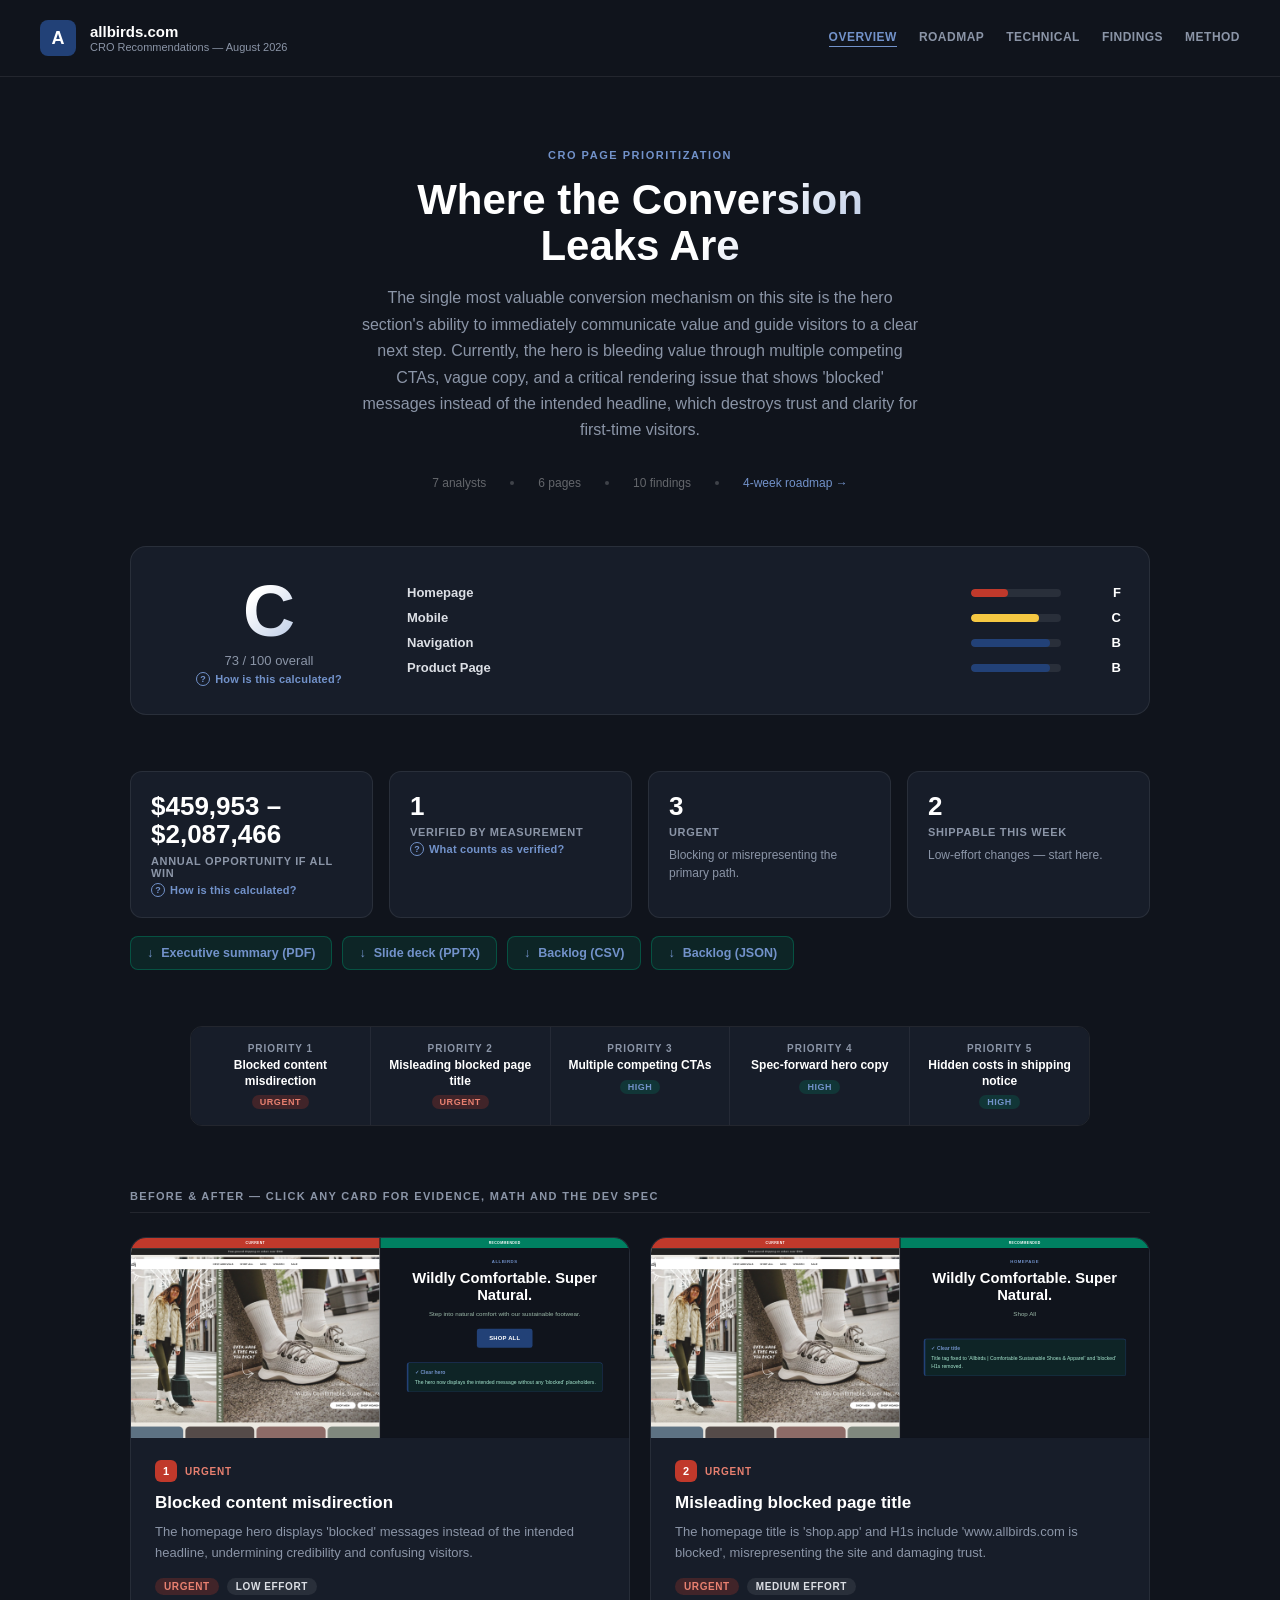
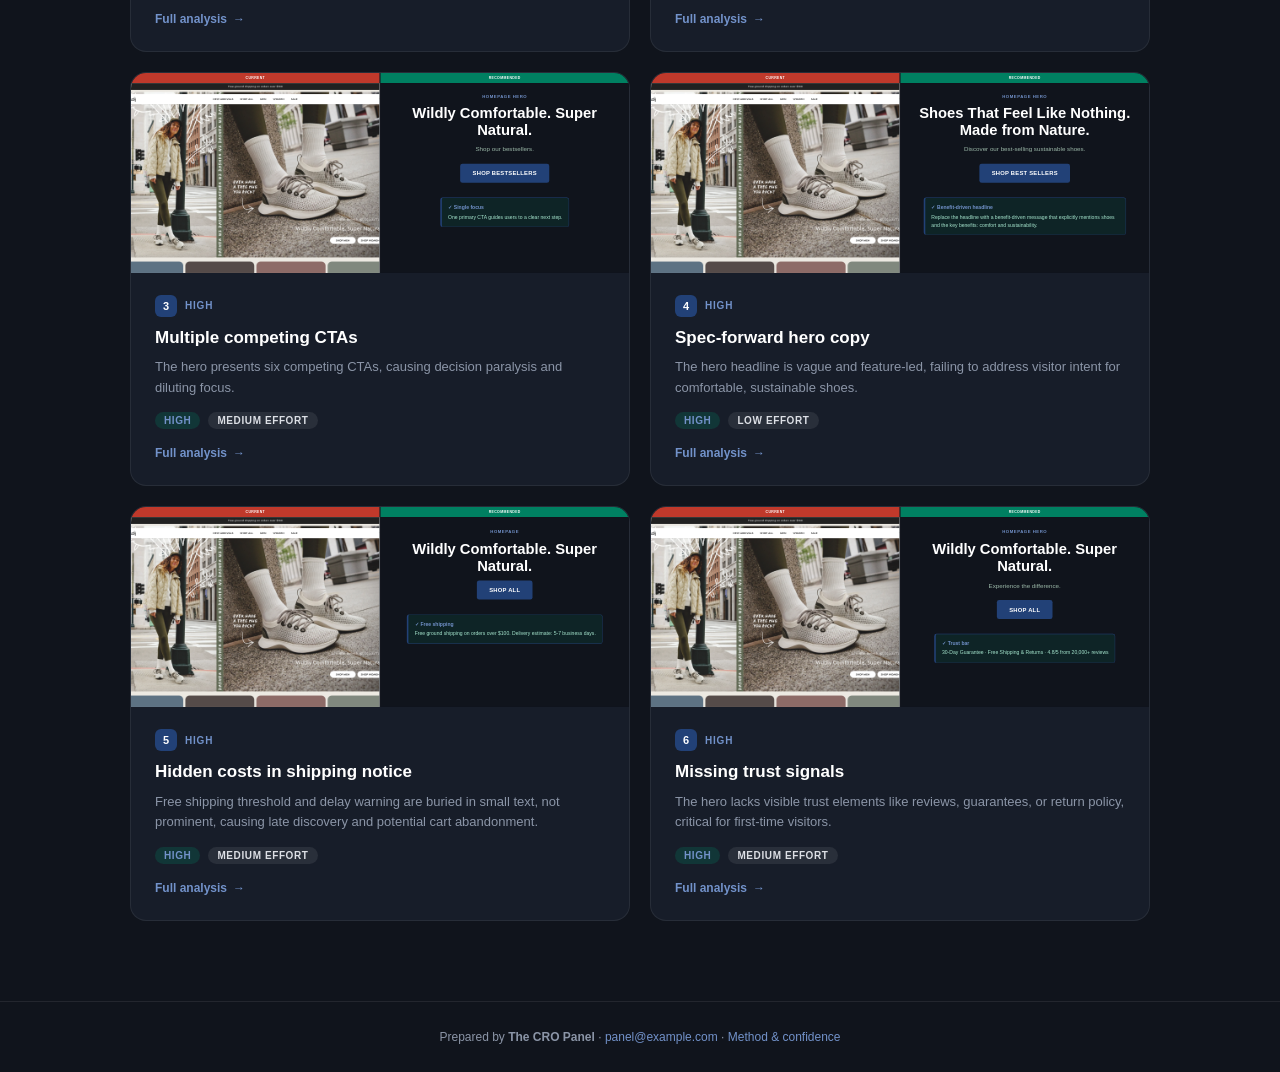
<file: index.html>
<!doctype html>
<html lang="en">
<head>
<meta charset="utf-8">
<meta name="viewport" content="width=device-width, initial-scale=1.0">
<title>allbirds.com — CRO Recommendations</title>
<link rel="stylesheet" href="cro_system.css">
<style>:root{--green:#224177;--teal:#7292ca;--navy:#10141c;--mid:#171d29;--light:#212a3b;--muted:#8b95a7;--off:#dcdfe5;}</style></head>
<body>
<header>
  <a class="logo-area" href="index.html" style="text-decoration:none">
    <div class="logo-dot">A</div>
    <div>
      <div class="logo-text">allbirds.com</div>
      <div class="logo-sub">CRO Recommendations — August 2026</div>
    </div>
  </a>
  <nav class="nav"><a href="index.html" class="active">Overview</a><a href="roadmap.html">Roadmap</a><a href="technical.html">Technical</a><a href="appendix.html">Findings</a><a href="methodology.html">Method</a></nav>
</header>

<div class="hero">
  <div class="hero-eyebrow">CRO Page Prioritization</div>
  <h1>Where the Conversion<br>Leaks Are</h1>
  <p>The single most valuable conversion mechanism on this site is the hero section&#x27;s ability to immediately communicate value and guide visitors to a clear next step. Currently, the hero is bleeding value through multiple competing CTAs, vague copy, and a critical rendering issue that shows &#x27;blocked&#x27; messages instead of the intended headline, which destroys trust and clarity for first-time visitors.</p>
  <div class="hero-meta">
    <span>7 analysts</span><span class="dot"></span>
    <span>6 pages</span><span class="dot"></span>
    <span>10 findings</span><span class="dot"></span>
    <span><a href="roadmap.html" style="color:var(--teal);text-decoration:none">4-week roadmap →</a></span>
  </div>
</div>

<div class="wrap">
  <div class="section" style="padding-top:0">
    <div class="scorecard">
      <div class="grade-dial">
        <div class="grade-letter">C</div>
        <div class="grade-score">73 / 100 overall</div>
        <button class="explain" data-m="grade">How is this calculated?</button>
      </div>
      <div class="surface-rows"><div class="surface-row"><div class="sname">Homepage</div><div class="bar-track"><div class="bar-fill bad" style="width:41%"></div></div><div class="sgrade">F</div></div><div class="surface-row"><div class="sname">Mobile</div><div class="bar-track"><div class="bar-fill warn" style="width:75%"></div></div><div class="sgrade">C</div></div><div class="surface-row"><div class="sname">Navigation</div><div class="bar-track"><div class="bar-fill " style="width:88%"></div></div><div class="sgrade">B</div></div><div class="surface-row"><div class="sname">Product Page</div><div class="bar-track"><div class="bar-fill " style="width:88%"></div></div><div class="sgrade">B</div></div></div>
    </div>
  </div>

  <div class="section" style="padding-top:0;border-top:none">
    <div class="tiles">
      <div class="tile"><div class="tval">$459,953 – $2,087,466</div>
        <div class="tlabel">annual opportunity if all win</div><button class="explain" data-m="opp">How is this calculated?</button></div>
      <div class="tile"><div class="tval">1</div>
        <div class="tlabel">Verified by measurement</div><button class="explain" data-m="ver">What counts as verified?</button></div>
      <div class="tile"><div class="tval">3</div>
        <div class="tlabel">Urgent</div>
        <div class="tnote">Blocking or misrepresenting the primary path.</div></div>
      <div class="tile"><div class="tval">2</div>
        <div class="tlabel">Shippable this week</div>
        <div class="tnote">Low-effort changes — start here.</div></div>
    </div>
    <div class="dl-row">
      <a class="btn-dl" href="executive-summary.pdf" download>Executive summary (PDF)</a>
      <a class="btn-dl" href="report-deck.pptx" download>Slide deck (PPTX)</a>
      <a class="btn-dl" href="backlog.csv" download>Backlog (CSV)</a>
      <a class="btn-dl" href="backlog.json" download>Backlog (JSON)</a>
    </div>
  </div>
</div>

<div class="priority-strip"><div class="pitem"><div class="pnum">Priority 1</div><div class="ptitle">Blocked content misdirection</div><div class="pbadge badge-urgent">Urgent</div></div><div class="pitem"><div class="pnum">Priority 2</div><div class="ptitle">Misleading blocked page title</div><div class="pbadge badge-urgent">Urgent</div></div><div class="pitem"><div class="pnum">Priority 3</div><div class="ptitle">Multiple competing CTAs</div><div class="pbadge badge-high">High</div></div><div class="pitem"><div class="pnum">Priority 4</div><div class="ptitle">Spec-forward hero copy</div><div class="pbadge badge-high">High</div></div><div class="pitem"><div class="pnum">Priority 5</div><div class="ptitle">Hidden costs in shipping notice</div><div class="pbadge badge-high">High</div></div></div>

<div class="cards-section">
  <div class="section-label">Before &amp; After — click any card for evidence, math and the dev spec</div>
  <div class="cards"><a class="card" href="finding_1_blocked_content_misdirection.html">
      <div class="card-preview"><div class="preview-inner">
        <div class="preview-half">
          <div class="preview-bar bar-red">Current</div><div class="shotwrap"><img class="shot" src="shot_home.png" alt="" loading="lazy"></div>
        </div>
        <div class="preview-divider"></div>
        <div class="preview-half">
          <div class="preview-bar bar-green">Recommended</div>
          <div class="preview-body"><div class="surface"><div class="eyebrow">Allbirds</div><h1>Wildly Comfortable. Super Natural.</h1><p>Step into natural comfort with our sustainable footwear.</p><span class="btn-primary">Shop All</span><div class="win-callout"><strong>✓ Clear hero</strong>The hero now displays the intended message without any 'blocked' placeholders.</div></div></div>
        </div>
      </div></div>
      <div class="card-body">
        <div class="card-priority">
          <div class="priority-num num-urgent">1</div>
          <div class="priority-label label-urgent">Urgent</div>
        </div>
        <h2>Blocked content misdirection</h2>
        <p>The homepage hero displays &#x27;blocked&#x27; messages instead of the intended headline, undermining credibility and confusing visitors.</p>
        <div class="badge-row" style="margin-bottom:14px"><span class="badge badge-urgent">Urgent</span><span class="badge badge-effort">Low effort</span></div>
        <span class="card-link">Full analysis <span class="arrow">→</span></span>
      </div></a><a class="card" href="finding_2_misleading_blocked_page_title.html">
      <div class="card-preview"><div class="preview-inner">
        <div class="preview-half">
          <div class="preview-bar bar-red">Current</div><div class="shotwrap"><img class="shot" src="shot_home.png" alt="" loading="lazy"></div>
        </div>
        <div class="preview-divider"></div>
        <div class="preview-half">
          <div class="preview-bar bar-green">Recommended</div>
          <div class="preview-body"><div class="surface"><div class="eyebrow">Homepage</div><h1>Wildly Comfortable. Super Natural.</h1><p>Shop All</p><div class="win-callout"><strong>✓ Clear title</strong>Title tag fixed to 'Allbirds | Comfortable Sustainable Shoes & Apparel' and 'blocked' H1s removed.</div></div></div>
        </div>
      </div></div>
      <div class="card-body">
        <div class="card-priority">
          <div class="priority-num num-urgent">2</div>
          <div class="priority-label label-urgent">Urgent</div>
        </div>
        <h2>Misleading blocked page title</h2>
        <p>The homepage title is &#x27;shop.app&#x27; and H1s include &#x27;www.allbirds.com is blocked&#x27;, misrepresenting the site and damaging trust.</p>
        <div class="badge-row" style="margin-bottom:14px"><span class="badge badge-urgent">Urgent</span><span class="badge badge-effort">Medium effort</span></div>
        <span class="card-link">Full analysis <span class="arrow">→</span></span>
      </div></a><a class="card" href="finding_3_multiple_competing_ctas.html">
      <div class="card-preview"><div class="preview-inner">
        <div class="preview-half">
          <div class="preview-bar bar-red">Current</div><div class="shotwrap"><img class="shot" src="shot_home.png" alt="" loading="lazy"></div>
        </div>
        <div class="preview-divider"></div>
        <div class="preview-half">
          <div class="preview-bar bar-green">Recommended</div>
          <div class="preview-body"><div class="surface"><div class="eyebrow">Homepage Hero</div><h1>Wildly Comfortable. Super Natural.</h1><p>Shop our bestsellers.</p><span class="btn-primary">Shop Bestsellers</span><div class="win-callout"><strong>✓ Single focus</strong>One primary CTA guides users to a clear next step.</div></div></div>
        </div>
      </div></div>
      <div class="card-body">
        <div class="card-priority">
          <div class="priority-num num-high">3</div>
          <div class="priority-label label-high">High</div>
        </div>
        <h2>Multiple competing CTAs</h2>
        <p>The hero presents six competing CTAs, causing decision paralysis and diluting focus.</p>
        <div class="badge-row" style="margin-bottom:14px"><span class="badge badge-high">High</span><span class="badge badge-effort">Medium effort</span></div>
        <span class="card-link">Full analysis <span class="arrow">→</span></span>
      </div></a><a class="card" href="finding_4_spec_forward_hero_copy.html">
      <div class="card-preview"><div class="preview-inner">
        <div class="preview-half">
          <div class="preview-bar bar-red">Current</div><div class="shotwrap"><img class="shot" src="shot_home.png" alt="" loading="lazy"></div>
        </div>
        <div class="preview-divider"></div>
        <div class="preview-half">
          <div class="preview-bar bar-green">Recommended</div>
          <div class="preview-body"><div class="surface"><div class="eyebrow">Homepage Hero</div><h1>Shoes That Feel Like Nothing. Made from Nature.</h1><p>Discover our best-selling sustainable shoes.</p><span class="btn-primary">Shop Best Sellers</span><div class="win-callout"><strong>✓ Benefit-driven headline</strong>Replace the headline with a benefit-driven message that explicitly mentions shoes and the key benefits: comfort and sustainability.</div></div></div>
        </div>
      </div></div>
      <div class="card-body">
        <div class="card-priority">
          <div class="priority-num num-high">4</div>
          <div class="priority-label label-high">High</div>
        </div>
        <h2>Spec-forward hero copy</h2>
        <p>The hero headline is vague and feature-led, failing to address visitor intent for comfortable, sustainable shoes.</p>
        <div class="badge-row" style="margin-bottom:14px"><span class="badge badge-high">High</span><span class="badge badge-effort">Low effort</span></div>
        <span class="card-link">Full analysis <span class="arrow">→</span></span>
      </div></a><a class="card" href="finding_5_hidden_costs_in_shipping_notice.html">
      <div class="card-preview"><div class="preview-inner">
        <div class="preview-half">
          <div class="preview-bar bar-red">Current</div><div class="shotwrap"><img class="shot" src="shot_home.png" alt="" loading="lazy"></div>
        </div>
        <div class="preview-divider"></div>
        <div class="preview-half">
          <div class="preview-bar bar-green">Recommended</div>
          <div class="preview-body"><div class="surface"><p class="eyebrow">Homepage</p><h1>Wildly Comfortable. Super Natural.</h1><span class="btn-primary">Shop All</span><div class="win-callout"><strong>✓ Free shipping</strong>Free ground shipping on orders over $100. Delivery estimate: 5-7 business days.</div></div></div>
        </div>
      </div></div>
      <div class="card-body">
        <div class="card-priority">
          <div class="priority-num num-high">5</div>
          <div class="priority-label label-high">High</div>
        </div>
        <h2>Hidden costs in shipping notice</h2>
        <p>Free shipping threshold and delay warning are buried in small text, not prominent, causing late discovery and potential cart abandonment.</p>
        <div class="badge-row" style="margin-bottom:14px"><span class="badge badge-high">High</span><span class="badge badge-effort">Medium effort</span></div>
        <span class="card-link">Full analysis <span class="arrow">→</span></span>
      </div></a><a class="card" href="finding_6_missing_trust_signals.html">
      <div class="card-preview"><div class="preview-inner">
        <div class="preview-half">
          <div class="preview-bar bar-red">Current</div><div class="shotwrap"><img class="shot" src="shot_home.png" alt="" loading="lazy"></div>
        </div>
        <div class="preview-divider"></div>
        <div class="preview-half">
          <div class="preview-bar bar-green">Recommended</div>
          <div class="preview-body"><div class="surface"><p class="eyebrow">Homepage Hero</p><h1>Wildly Comfortable. Super Natural.</h1><p>Experience the difference.</p><span class="btn-primary">Shop All</span><div class="win-callout"><strong>✓ Trust bar</strong>30-Day Guarantee · Free Shipping & Returns · 4.8/5 from 20,000+ reviews</div></div></div>
        </div>
      </div></div>
      <div class="card-body">
        <div class="card-priority">
          <div class="priority-num num-high">6</div>
          <div class="priority-label label-high">High</div>
        </div>
        <h2>Missing trust signals</h2>
        <p>The hero lacks visible trust elements like reviews, guarantees, or return policy, critical for first-time visitors.</p>
        <div class="badge-row" style="margin-bottom:14px"><span class="badge badge-high">High</span><span class="badge badge-effort">Medium effort</span></div>
        <span class="card-link">Full analysis <span class="arrow">→</span></span>
      </div></a></div>
</div>
<div class="footer">
  Prepared by <strong>The CRO Panel</strong> · <a href="mailto:panel@example.com">panel@example.com</a> · <a href="methodology.html">Method &amp; confidence</a>
</div>
<div class="modal-overlay" id="modal-root"><div class="modal-box"></div></div>
<template id="m-grade"><h3>How the grade is calculated</h3><p>Each surface starts at 100. The worst issue costs its full penalty — Urgent 25, High 12, Medium 5 — and each further issue costs 30% less than the one before, because the fifth problem on a page does not damage it as much as the first.</p><div class="formula">surface = 100 − Σ penalty × 0.7ⁱ&nbsp;&nbsp;(worst first)
overall = mean of surface scores</div><table><tr><th>Surface</th><th>Urgent</th><th>High</th><th>Score</th><th>Grade</th></tr><tr><td>Homepage</td><td class='num'>2</td><td class='num'>5</td><td class='num'>41</td><td class='num'>F</td></tr><tr><td>Mobile</td><td class='num'>1</td><td class='num'>0</td><td class='num'>75</td><td class='num'>C</td></tr><tr><td>Navigation</td><td class='num'>0</td><td class='num'>1</td><td class='num'>88</td><td class='num'>B</td></tr><tr><td>Product Page</td><td class='num'>0</td><td class='num'>1</td><td class='num'>88</td><td class='num'>B</td></tr></table><p>Grades: A 90+, B 80+, C 70+, D 60+, F below 60.</p></template><template id="m-opp"><h3>How the total is calculated</h3><p>The sum of every finding's individual range. Each row is traffic × conversion × assumed lift band × order value:</p><table><tr><th>Finding</th><th>Lift band</th><th>Range</th></tr><tr><td>Blocked content misdirection</td><td class='num'>2.0–8.0%</td><td class='num'>$70,762–$283,046</td></tr><tr><td>Misleading blocked page title</td><td class='num'>2.0–8.0%</td><td class='num'>$70,762–$283,046</td></tr><tr><td>Multiple competing CTAs</td><td class='num'>1.0–5.0%</td><td class='num'>$35,381–$176,904</td></tr><tr><td>Spec-forward hero copy</td><td class='num'>1.0–5.0%</td><td class='num'>$35,381–$176,904</td></tr><tr><td>Hidden costs in shipping notice</td><td class='num'>1.0–5.0%</td><td class='num'>$35,381–$176,904</td></tr><tr><td>Missing trust signals</td><td class='num'>1.0–5.0%</td><td class='num'>$35,381–$176,904</td></tr><tr><td>Free shipping threshold hidden</td><td class='num'>1.0–5.0%</td><td class='num'>$35,381–$176,904</td></tr><tr><td>Mega-menu choice overload</td><td class='num'>1.0–5.0%</td><td class='num'>$35,381–$176,904</td></tr><tr><td>No responsive viewport declared</td><td class='num'>2.0–8.0%</td><td class='num'>$70,762–$283,046</td></tr><tr><td>Shipping delay warning buried</td><td class='num'>1.0–5.0%</td><td class='num'>$35,381–$176,904</td></tr></table><p>Inputs supplied by the client: 180,000 visits/month, $78 average order, 2.10% baseline conversion.</p><p><strong>Caveat that applies to every row:</strong> Across 127,000 experiments, 12% produced a statistically significant improvement on the primary metric; a healthy programme win rate is 10-30%. These are prizes if changes work, not forecasts.</p></template><template id="m-ver"><h3>What &#x27;verified&#x27; means</h3><p>A verified finding was measured directly — real-user field data, security headers, accessibility defects counted in the markup — and is reproducible by anyone. Everything else is expert inspection: valuable, but a hypothesis until tested.</p></template><script>
(function(){
  var root=document.getElementById('modal-root');
  function close(){root.classList.remove('open');}
  document.addEventListener('click',function(e){
    var b=e.target.closest('[data-m]');
    if(b){var t=document.getElementById('m-'+b.getAttribute('data-m'));
      if(t){root.querySelector('.modal-box').innerHTML=
        '<button class="modal-close" aria-label="Close">\u00d7</button>'+t.innerHTML;
        root.classList.add('open');}return;}
    if(e.target.closest('.modal-close')||e.target===root)close();
  });
  document.addEventListener('keydown',function(e){if(e.key==='Escape')close();});
  function scale(){
    document.querySelectorAll('.card-preview .preview-inner').forEach(function(el){
      var w=el.parentElement.clientWidth;if(!w)return;
      var s=w/1280;el.style.transform='scale('+s+')';
      el.parentElement.style.height=Math.round(514*s)+'px';});
  }
  scale();window.addEventListener('resize',scale);
})();
</script>
</body>
</html>
</file>
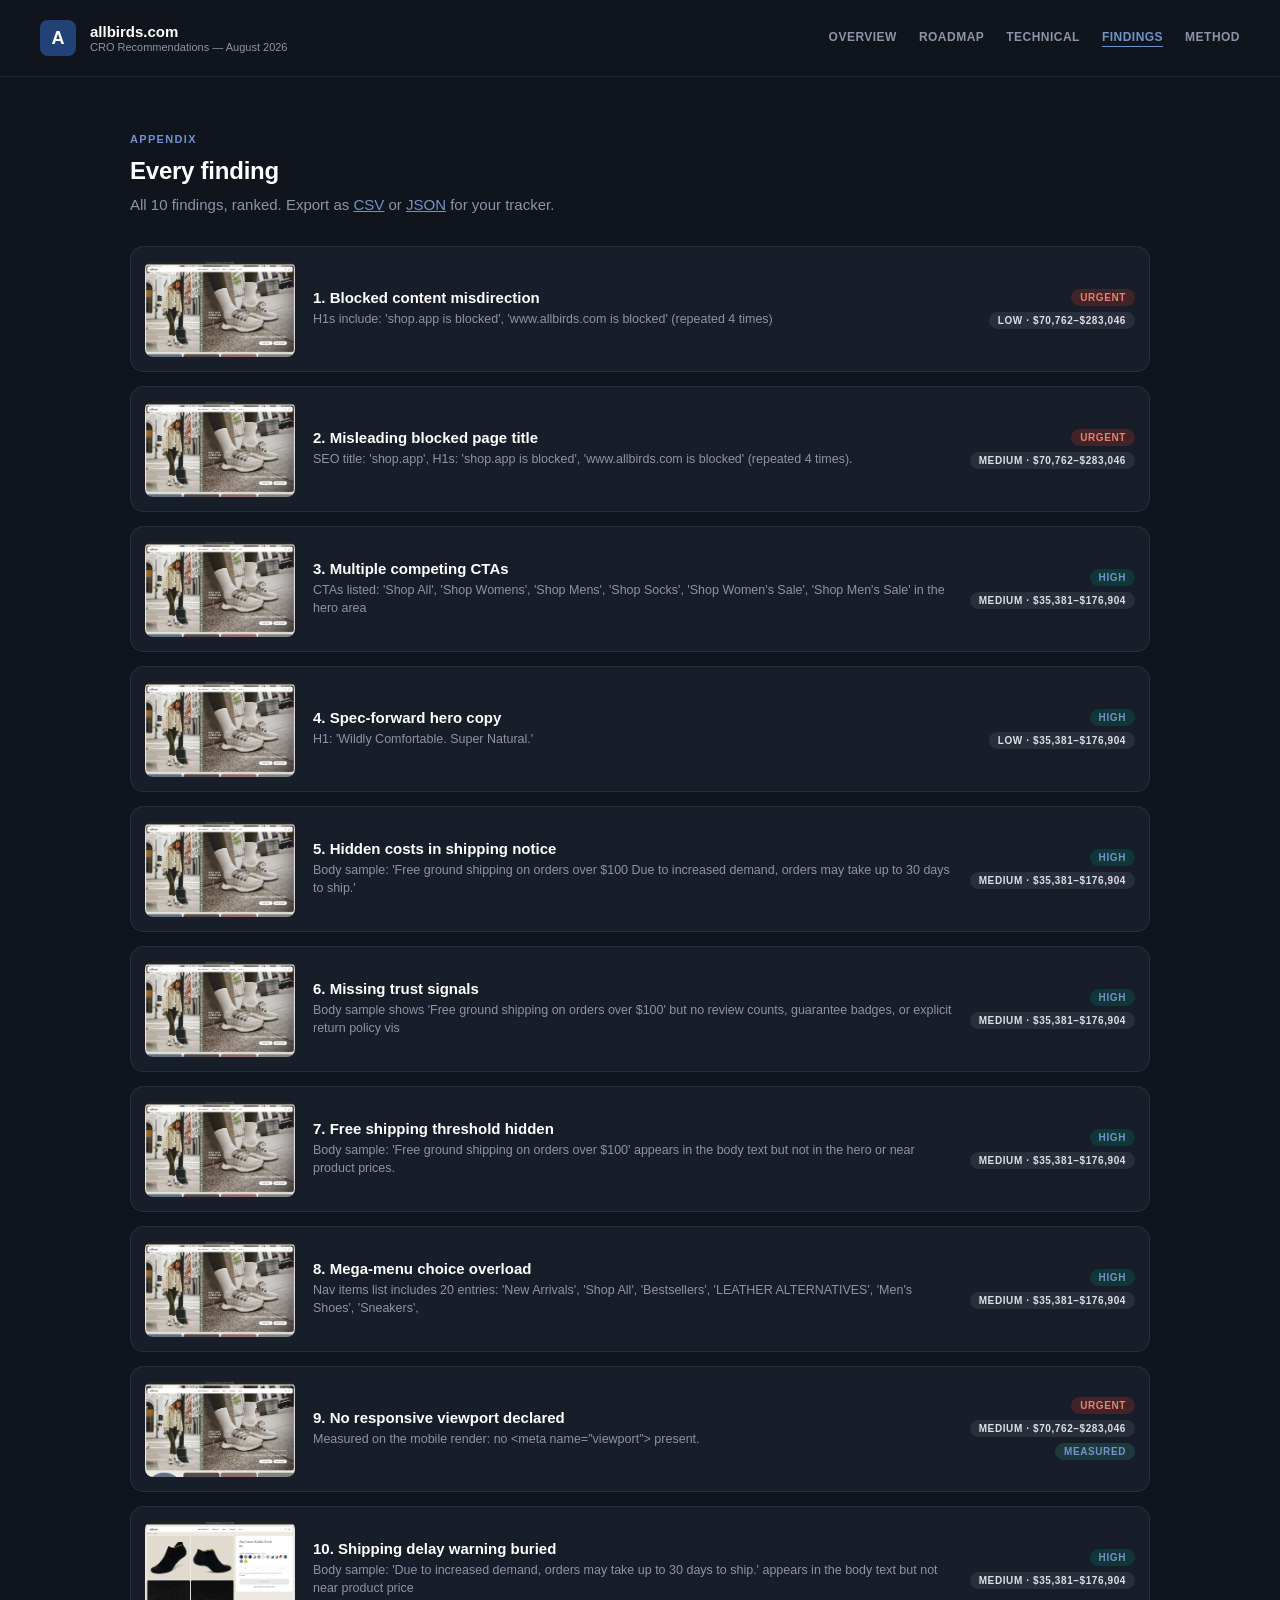
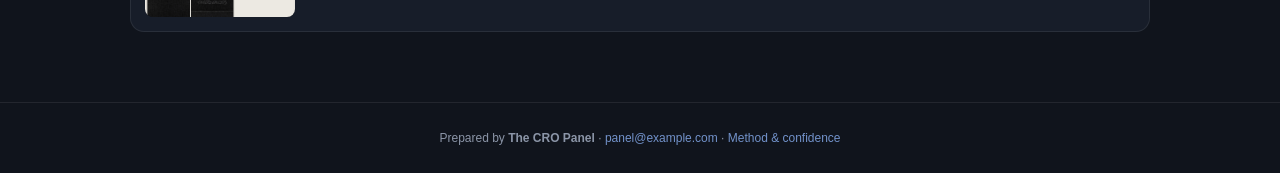
<file: appendix.html>
<!doctype html>
<html lang="en">
<head>
<meta charset="utf-8">
<meta name="viewport" content="width=device-width, initial-scale=1.0">
<title>All findings — allbirds.com</title>
<link rel="stylesheet" href="cro_system.css">
<style>:root{--green:#224177;--teal:#7292ca;--navy:#10141c;--mid:#171d29;--light:#212a3b;--muted:#8b95a7;--off:#dcdfe5;}</style></head>
<body>
<header>
  <a class="logo-area" href="index.html" style="text-decoration:none">
    <div class="logo-dot">A</div>
    <div>
      <div class="logo-text">allbirds.com</div>
      <div class="logo-sub">CRO Recommendations — August 2026</div>
    </div>
  </a>
  <nav class="nav"><a href="index.html">Overview</a><a href="roadmap.html">Roadmap</a><a href="technical.html">Technical</a><a href="appendix.html" class="active">Findings</a><a href="methodology.html">Method</a></nav>
</header>

<div class="wrap">
  <div class="section">
    <div class="eyebrow-label">Appendix</div>
    <h2 class="section-title">Every finding</h2>
    <p class="section-intro">All 10 findings, ranked. Export as
      <a href="backlog.csv" style="color:var(--teal)">CSV</a> or
      <a href="backlog.json" style="color:var(--teal)">JSON</a> for your tracker.</p>
    <a class="finding-row" href="finding_1_blocked_content_misdirection.html">
      <div class="finding-thumb"><img src="shot_home.png" alt="" loading="lazy"></div>
      <div class="fr-body">
        <h3>1. Blocked content misdirection</h3>
        <p>H1s include: &#x27;shop.app is blocked&#x27;, &#x27;www.allbirds.com is blocked&#x27; (repeated 4 times)</p>
      </div>
      <div class="fr-meta">
        <span class="badge badge-urgent">Urgent</span>
        <span class="badge badge-effort">Low · $70,762–$283,046</span>
        
      </div>
    </a><a class="finding-row" href="finding_2_misleading_blocked_page_title.html">
      <div class="finding-thumb"><img src="shot_home.png" alt="" loading="lazy"></div>
      <div class="fr-body">
        <h3>2. Misleading blocked page title</h3>
        <p>SEO title: &#x27;shop.app&#x27;, H1s: &#x27;shop.app is blocked&#x27;, &#x27;www.allbirds.com is blocked&#x27; (repeated 4 times).</p>
      </div>
      <div class="fr-meta">
        <span class="badge badge-urgent">Urgent</span>
        <span class="badge badge-effort">Medium · $70,762–$283,046</span>
        
      </div>
    </a><a class="finding-row" href="finding_3_multiple_competing_ctas.html">
      <div class="finding-thumb"><img src="shot_home.png" alt="" loading="lazy"></div>
      <div class="fr-body">
        <h3>3. Multiple competing CTAs</h3>
        <p>CTAs listed: &#x27;Shop All&#x27;, &#x27;Shop Womens&#x27;, &#x27;Shop Mens&#x27;, &#x27;Shop Socks&#x27;, &#x27;Shop Women&#x27;s Sale&#x27;, &#x27;Shop Men&#x27;s Sale&#x27; in the hero area</p>
      </div>
      <div class="fr-meta">
        <span class="badge badge-high">High</span>
        <span class="badge badge-effort">Medium · $35,381–$176,904</span>
        
      </div>
    </a><a class="finding-row" href="finding_4_spec_forward_hero_copy.html">
      <div class="finding-thumb"><img src="shot_home.png" alt="" loading="lazy"></div>
      <div class="fr-body">
        <h3>4. Spec-forward hero copy</h3>
        <p>H1: &#x27;Wildly Comfortable. Super Natural.&#x27;</p>
      </div>
      <div class="fr-meta">
        <span class="badge badge-high">High</span>
        <span class="badge badge-effort">Low · $35,381–$176,904</span>
        
      </div>
    </a><a class="finding-row" href="finding_5_hidden_costs_in_shipping_notice.html">
      <div class="finding-thumb"><img src="shot_home.png" alt="" loading="lazy"></div>
      <div class="fr-body">
        <h3>5. Hidden costs in shipping notice</h3>
        <p>Body sample: &#x27;Free ground shipping on orders over $100 Due to increased demand, orders may take up to 30 days to ship.&#x27;</p>
      </div>
      <div class="fr-meta">
        <span class="badge badge-high">High</span>
        <span class="badge badge-effort">Medium · $35,381–$176,904</span>
        
      </div>
    </a><a class="finding-row" href="finding_6_missing_trust_signals.html">
      <div class="finding-thumb"><img src="shot_home.png" alt="" loading="lazy"></div>
      <div class="fr-body">
        <h3>6. Missing trust signals</h3>
        <p>Body sample shows &#x27;Free ground shipping on orders over $100&#x27; but no review counts, guarantee badges, or explicit return policy vis</p>
      </div>
      <div class="fr-meta">
        <span class="badge badge-high">High</span>
        <span class="badge badge-effort">Medium · $35,381–$176,904</span>
        
      </div>
    </a><a class="finding-row" href="finding_7_free_shipping_threshold_hidden.html">
      <div class="finding-thumb"><img src="shot_home.png" alt="" loading="lazy"></div>
      <div class="fr-body">
        <h3>7. Free shipping threshold hidden</h3>
        <p>Body sample: &#x27;Free ground shipping on orders over $100&#x27; appears in the body text but not in the hero or near product prices.</p>
      </div>
      <div class="fr-meta">
        <span class="badge badge-high">High</span>
        <span class="badge badge-effort">Medium · $35,381–$176,904</span>
        
      </div>
    </a><a class="finding-row" href="finding_8_mega_menu_choice_overload.html">
      <div class="finding-thumb"><img src="shot_home.png" alt="" loading="lazy"></div>
      <div class="fr-body">
        <h3>8. Mega-menu choice overload</h3>
        <p>Nav items list includes 20 entries: &#x27;New Arrivals&#x27;, &#x27;Shop All&#x27;, &#x27;Bestsellers&#x27;, &#x27;LEATHER ALTERNATIVES&#x27;, &#x27;Men&#x27;s Shoes&#x27;, &#x27;Sneakers&#x27;, </p>
      </div>
      <div class="fr-meta">
        <span class="badge badge-high">High</span>
        <span class="badge badge-effort">Medium · $35,381–$176,904</span>
        
      </div>
    </a><a class="finding-row" href="finding_9_no_responsive_viewport.html">
      <div class="finding-thumb"><img src="shot_home_mobile.png" alt="" loading="lazy"></div>
      <div class="fr-body">
        <h3>9. No responsive viewport declared</h3>
        <p>Measured on the mobile render: no &lt;meta name=&quot;viewport&quot;&gt; present.</p>
      </div>
      <div class="fr-meta">
        <span class="badge badge-urgent">Urgent</span>
        <span class="badge badge-effort">Medium · $70,762–$283,046</span>
        <span class="badge badge-verified">Measured</span>
      </div>
    </a><a class="finding-row" href="finding_10_shipping_delay_warning_buried.html">
      <div class="finding-thumb"><img src="shot_products_anytime_ankle_sock.png" alt="" loading="lazy"></div>
      <div class="fr-body">
        <h3>10. Shipping delay warning buried</h3>
        <p>Body sample: &#x27;Due to increased demand, orders may take up to 30 days to ship.&#x27; appears in the body text but not near product price</p>
      </div>
      <div class="fr-meta">
        <span class="badge badge-high">High</span>
        <span class="badge badge-effort">Medium · $35,381–$176,904</span>
        
      </div>
    </a>
  </div>
</div>
<div class="footer">
  Prepared by <strong>The CRO Panel</strong> · <a href="mailto:panel@example.com">panel@example.com</a> · <a href="methodology.html">Method &amp; confidence</a>
</div>
<div class="modal-overlay" id="modal-root"><div class="modal-box"></div></div>
<script>
(function(){
  var root=document.getElementById('modal-root');
  function close(){root.classList.remove('open');}
  document.addEventListener('click',function(e){
    var b=e.target.closest('[data-m]');
    if(b){var t=document.getElementById('m-'+b.getAttribute('data-m'));
      if(t){root.querySelector('.modal-box').innerHTML=
        '<button class="modal-close" aria-label="Close">\u00d7</button>'+t.innerHTML;
        root.classList.add('open');}return;}
    if(e.target.closest('.modal-close')||e.target===root)close();
  });
  document.addEventListener('keydown',function(e){if(e.key==='Escape')close();});
  function scale(){
    document.querySelectorAll('.card-preview .preview-inner').forEach(function(el){
      var w=el.parentElement.clientWidth;if(!w)return;
      var s=w/1280;el.style.transform='scale('+s+')';
      el.parentElement.style.height=Math.round(514*s)+'px';});
  }
  scale();window.addEventListener('resize',scale);
})();
</script>
</body>
</html>
</file>
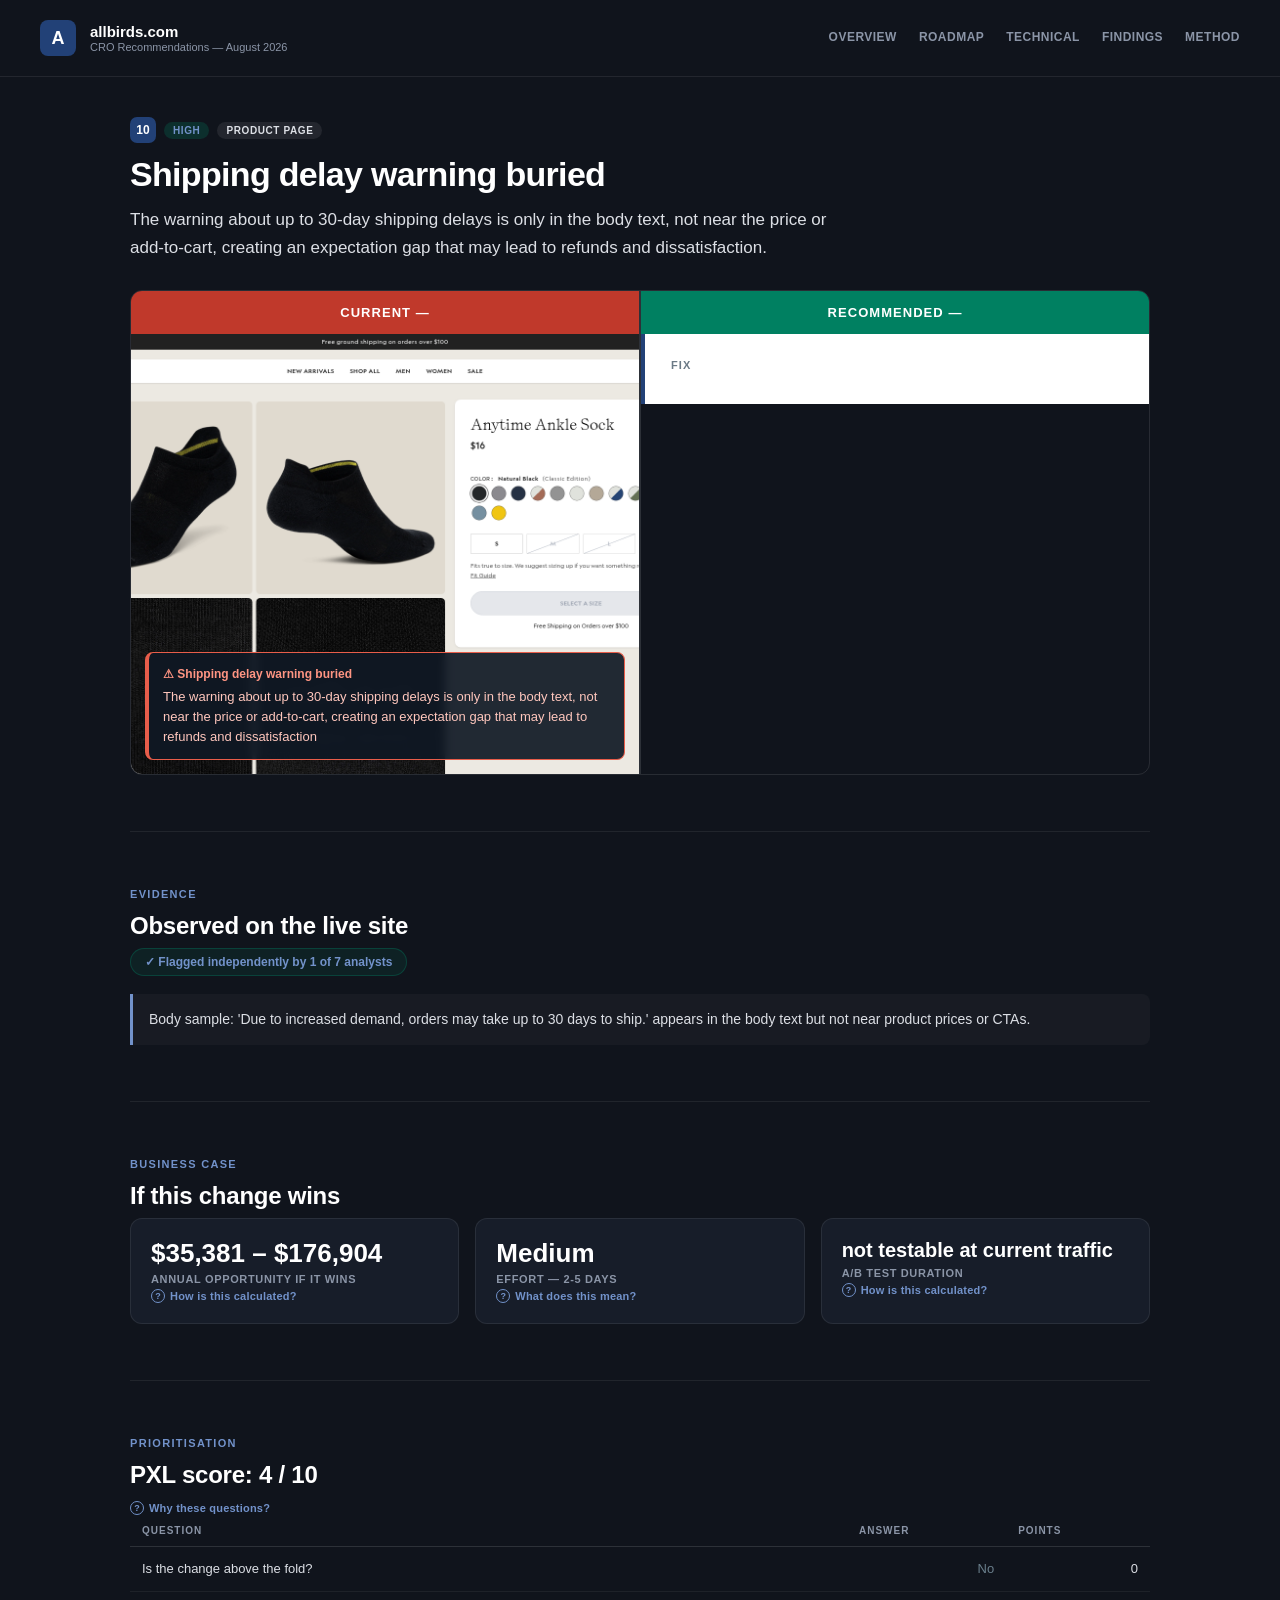
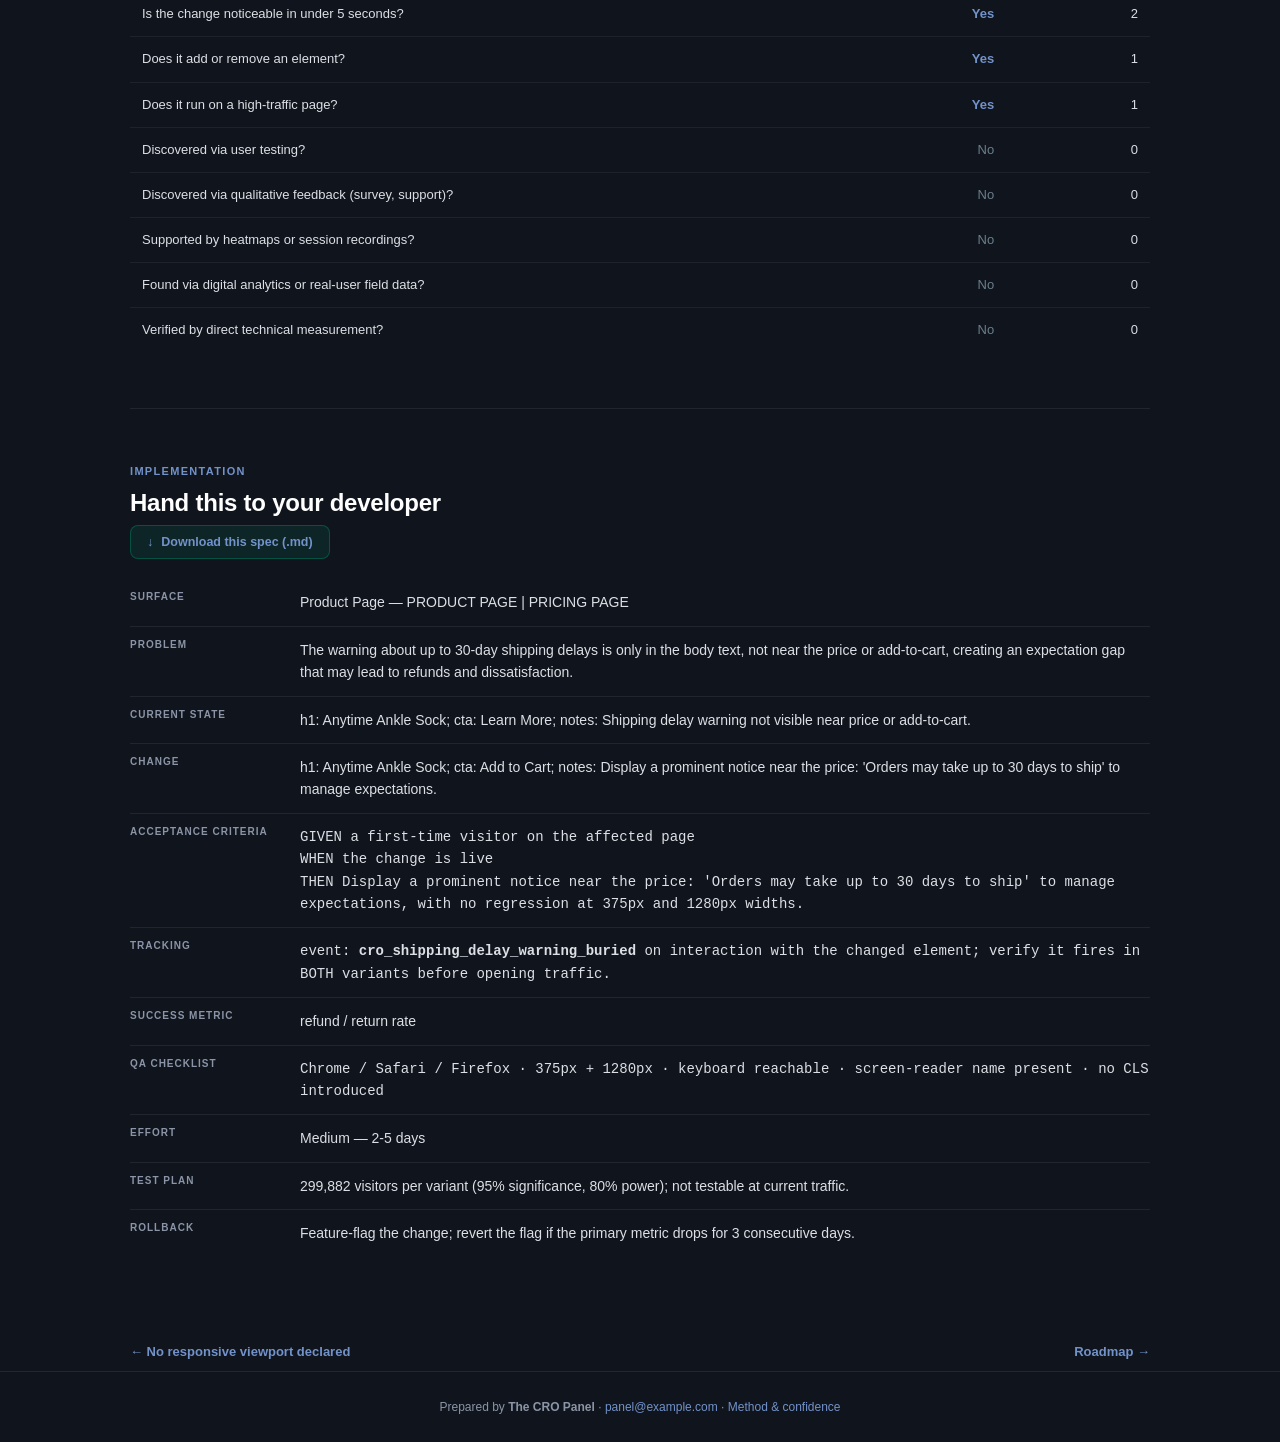
<file: finding_10_shipping_delay_warning_buried.html>
<!doctype html>
<html lang="en">
<head>
<meta charset="utf-8">
<meta name="viewport" content="width=device-width, initial-scale=1.0">
<title>Shipping delay warning buried — allbirds.com</title>
<link rel="stylesheet" href="cro_system.css">
<style>:root{--green:#224177;--teal:#7292ca;--navy:#10141c;--mid:#171d29;--light:#212a3b;--muted:#8b95a7;--off:#dcdfe5;}</style></head>
<body>
<header>
  <a class="logo-area" href="index.html" style="text-decoration:none">
    <div class="logo-dot">A</div>
    <div>
      <div class="logo-text">allbirds.com</div>
      <div class="logo-sub">CRO Recommendations — August 2026</div>
    </div>
  </a>
  <nav class="nav"><a href="index.html">Overview</a><a href="roadmap.html">Roadmap</a><a href="technical.html">Technical</a><a href="appendix.html">Findings</a><a href="methodology.html">Method</a></nav>
</header>

<div class="wrap">
  <div class="finding-head">
    <div class="badge-row">
      <span class="rank-chip rank-high">10</span>
      <span class="badge badge-high">High</span>
      <span class="badge badge-effort">Product Page</span>
      
    </div>
    <h1>Shipping delay warning buried</h1>
    <p class="thesis">The warning about up to 30-day shipping delays is only in the body text, not near the price or add-to-cart, creating an expectation gap that may lead to refunds and dissatisfaction.</p>
  </div>
  
  <div class="section" style="padding-top:0;border-top:none">
    <div class="split">
      <div class="col">
        <div class="label-bar label-current">CURRENT — </div>
        <div class="shotwrap shot-window"><img class="shot" src="shot_products_anytime_ankle_sock.png" alt="Screenshot of the current page" loading="lazy"><div class="shot-tag"><strong>⚠ Shipping delay warning buried</strong>The warning about up to 30-day shipping delays is only in the body text, not near the price or add-to-cart, creating an expectation gap that may lead to refunds and dissatisfaction</div></div>
      </div>
      <div class="divider"></div>
      <div class="col">
        <div class="label-bar label-recommended">RECOMMENDED — </div>
        
        <div class="annotation good"><strong>Fix</strong></div>
      </div>
    </div>
  </div>
  
<div class="section">
  <div class="eyebrow-label">Evidence</div>
  <h2 class="section-title">Observed on the live site </h2>
  <div class="agreement">✓ Flagged independently by 1 of 7 analysts</div>
  <ul class="evidence-list"><li>Body sample: &#x27;Due to increased demand, orders may take up to 30 days to ship.&#x27; appears in the body text but not near product prices or CTAs.</li></ul>
</div>
  
<div class="section">
  <div class="eyebrow-label">Business case</div>
  <h2 class="section-title">If this change wins</h2>
  <div class="tiles" style="grid-template-columns:repeat(3,1fr)">
    <div class="tile">
      <div class="tval">$35,381 – $176,904</div>
      <div class="tlabel">annual opportunity if it wins</div>
      <button class="explain" data-m="size-10">How is this calculated?</button>
    </div>
    <div class="tile">
      <div class="tval">Medium</div>
      <div class="tlabel">Effort — 2-5 days</div>
      <button class="explain" data-m="eff-10">What does this mean?</button>
    </div>
    <div class="tile">
      <div class="tval" style="font-size:20px">not testable at current traffic</div>
      <div class="tlabel">A/B test duration</div>
      <button class="explain" data-m="test-10">How is this calculated?</button>
    </div>
  </div>
</div>
  
<div class="section">
  <div class="eyebrow-label">Prioritisation</div>
  <h2 class="section-title">PXL score: 4 / 10</h2>
  <button class="explain" data-m="pxl-10">Why these questions?</button>
  <div class="tscroll"><table class="dtable">
    <thead><tr><th>Question</th><th class="num">Answer</th><th class="num">Points</th></tr></thead>
    <tbody><tr><td>Is the change above the fold?</td><td class="num no">No</td><td class="num">0</td></tr><tr><td>Is the change noticeable in under 5 seconds?</td><td class="num yes">Yes</td><td class="num">2</td></tr><tr><td>Does it add or remove an element?</td><td class="num yes">Yes</td><td class="num">1</td></tr><tr><td>Does it run on a high-traffic page?</td><td class="num yes">Yes</td><td class="num">1</td></tr><tr><td>Discovered via user testing?</td><td class="num no">No</td><td class="num">0</td></tr><tr><td>Discovered via qualitative feedback (survey, support)?</td><td class="num no">No</td><td class="num">0</td></tr><tr><td>Supported by heatmaps or session recordings?</td><td class="num no">No</td><td class="num">0</td></tr><tr><td>Found via digital analytics or real-user field data?</td><td class="num no">No</td><td class="num">0</td></tr><tr><td>Verified by direct technical measurement?</td><td class="num no">No</td><td class="num">0</td></tr></tbody>
  </table></div>
</div>
  
<div class="section">
  <div class="eyebrow-label">Implementation</div>
  <h2 class="section-title">Hand this to your developer</h2>
  <div class="dl-row" style="margin:0 0 20px">
    <a class="btn-dl" href="dev_spec_10_shipping_delay_warning_buried.md" download>Download this spec (.md)</a>
  </div>
  <dl class="spec">
    <dt>Surface</dt><dd>Product Page — PRODUCT PAGE | PRICING PAGE</dd>
    <dt>Problem</dt><dd>The warning about up to 30-day shipping delays is only in the body text, not near the price or add-to-cart, creating an expectation gap that may lead to refunds and dissatisfaction.</dd>
    <dt>Current state</dt><dd>h1: Anytime Ankle Sock; cta: Learn More; notes: Shipping delay warning not visible near price or add-to-cart.</dd>
    <dt>Change</dt><dd>h1: Anytime Ankle Sock; cta: Add to Cart; notes: Display a prominent notice near the price: &#x27;Orders may take up to 30 days to ship&#x27; to manage expectations.</dd>
    <dt>Acceptance criteria</dt><dd class="mono">GIVEN a first-time visitor on the affected page<br>
      WHEN the change is live<br>
      THEN Display a prominent notice near the price: &#x27;Orders may take up to 30 days to ship&#x27; to manage expectations,
      with no regression at 375px and 1280px widths.</dd>
    <dt>Tracking</dt><dd class="mono">event: <strong>cro_shipping_delay_warning_buried</strong> on interaction with the
      changed element; verify it fires in BOTH variants before opening traffic.</dd>
    <dt>Success metric</dt><dd>refund / return rate</dd>
    <dt>QA checklist</dt><dd class="mono">Chrome / Safari / Firefox · 375px + 1280px ·
      keyboard reachable · screen-reader name present · no CLS introduced</dd>
    <dt>Effort</dt><dd>Medium —
      2-5 days</dd>
    <dt>Test plan</dt><dd>299,882 visitors per variant
      (95% significance, 80% power);
      not testable at current traffic.</dd>
    <dt>Rollback</dt><dd>Feature-flag the change; revert the flag if the primary metric
      drops for 3 consecutive days.</dd>
  </dl>
</div>
  <div class="pager"><a href="finding_9_no_responsive_viewport.html">← No responsive viewport declared</a><a href="roadmap.html">Roadmap →</a></div>
</div>
<div class="footer">
  Prepared by <strong>The CRO Panel</strong> · <a href="mailto:panel@example.com">panel@example.com</a> · <a href="methodology.html">Method &amp; confidence</a>
</div>
<div class="modal-overlay" id="modal-root"><div class="modal-box"></div></div>
<template id="m-size-10"><h3>How this range is calculated</h3><p>Result: <strong>$35,381 – $176,904 / yr</strong></p><div class="formula">annual visits × baseline conversion × relative lift × order value
= 2,160,000 annual visits x 2.10% conversion x 1.0-5.0% relative lift x $78 order value</div><p>The 1.0–5.0% relative-lift band is an assumption bounded by severity (High), not a prediction.</p><p><strong>Why the range is conservative:</strong> Across 127,000 experiments, 12% produced a statistically significant improvement on the primary metric; a healthy programme win rate is 10-30%. Winning tests also overstate their true effect, so treat this as the prize if the change works — never expected revenue.</p></template><template id="m-eff-10"><h3>How effort is estimated</h3><table><tr><th>Bracket</th><th>Days</th><th>Typical scope</th></tr><tr><td>Low</td><td class='num'>0.5–2</td><td>copy, colour, labels, image swaps</td></tr><tr><td>Medium</td><td class='num'>2–5</td><td>layout shifts, form changes, new modules</td></tr><tr><td>High</td><td class='num'>5+</td><td>personalisation, funnel work, integrations</td></tr></table><p>Assigned by matching the recommended change against these scopes; the estimate is a bracket, not a quote.</p></template><template id="m-test-10"><h3>Sample size math</h3><p>Two-proportion z-test, the standard pre-test sample-size calculation:</p><div class="formula">n = [z&#8320;.&#8320;&#8322;&#8325;·√(2·p̄·(1−p̄)) + z&#8320;.&#8322;&#8320;·√(p₁(1−p₁)+p₂(1−p₂))]² / (p₁−p₂)²</div><table><tr><td>Baseline conversion</td><td class='num'>2.1%</td></tr><tr><td>Significance / power</td><td class='num'>95% / 80%</td></tr><tr><td>Sample per variant, 5.0% lift</td><td class='num'>299,882</td></tr><tr><td>Sample per variant, 1.0% lift</td><td class='num'>7,353,946</td></tr></table><p>Halving the minimum detectable effect roughly quadruples the sample required, which is why the conservative figure is so much larger.</p></template><template id="m-pxl-10"><h3>What PXL is</h3><p>PXL is CXL's prioritisation framework: binary questions instead of subjective 1–10 guesses, weighted toward evidence.</p><p>Findings discovered by inspection score zero on all four evidence questions — that is the honest signal, not a defect. Findings verified by direct measurement earn the extension point and, where real-user field data is involved, the analytics point.</p><p>The full rubric is on the <a href="methodology.html" style="color:var(--teal)">method page</a>.</p></template><script>
(function(){
  var root=document.getElementById('modal-root');
  function close(){root.classList.remove('open');}
  document.addEventListener('click',function(e){
    var b=e.target.closest('[data-m]');
    if(b){var t=document.getElementById('m-'+b.getAttribute('data-m'));
      if(t){root.querySelector('.modal-box').innerHTML=
        '<button class="modal-close" aria-label="Close">\u00d7</button>'+t.innerHTML;
        root.classList.add('open');}return;}
    if(e.target.closest('.modal-close')||e.target===root)close();
  });
  document.addEventListener('keydown',function(e){if(e.key==='Escape')close();});
  function scale(){
    document.querySelectorAll('.card-preview .preview-inner').forEach(function(el){
      var w=el.parentElement.clientWidth;if(!w)return;
      var s=w/1280;el.style.transform='scale('+s+')';
      el.parentElement.style.height=Math.round(514*s)+'px';});
  }
  scale();window.addEventListener('resize',scale);
})();
</script>
</body>
</html>
</file>
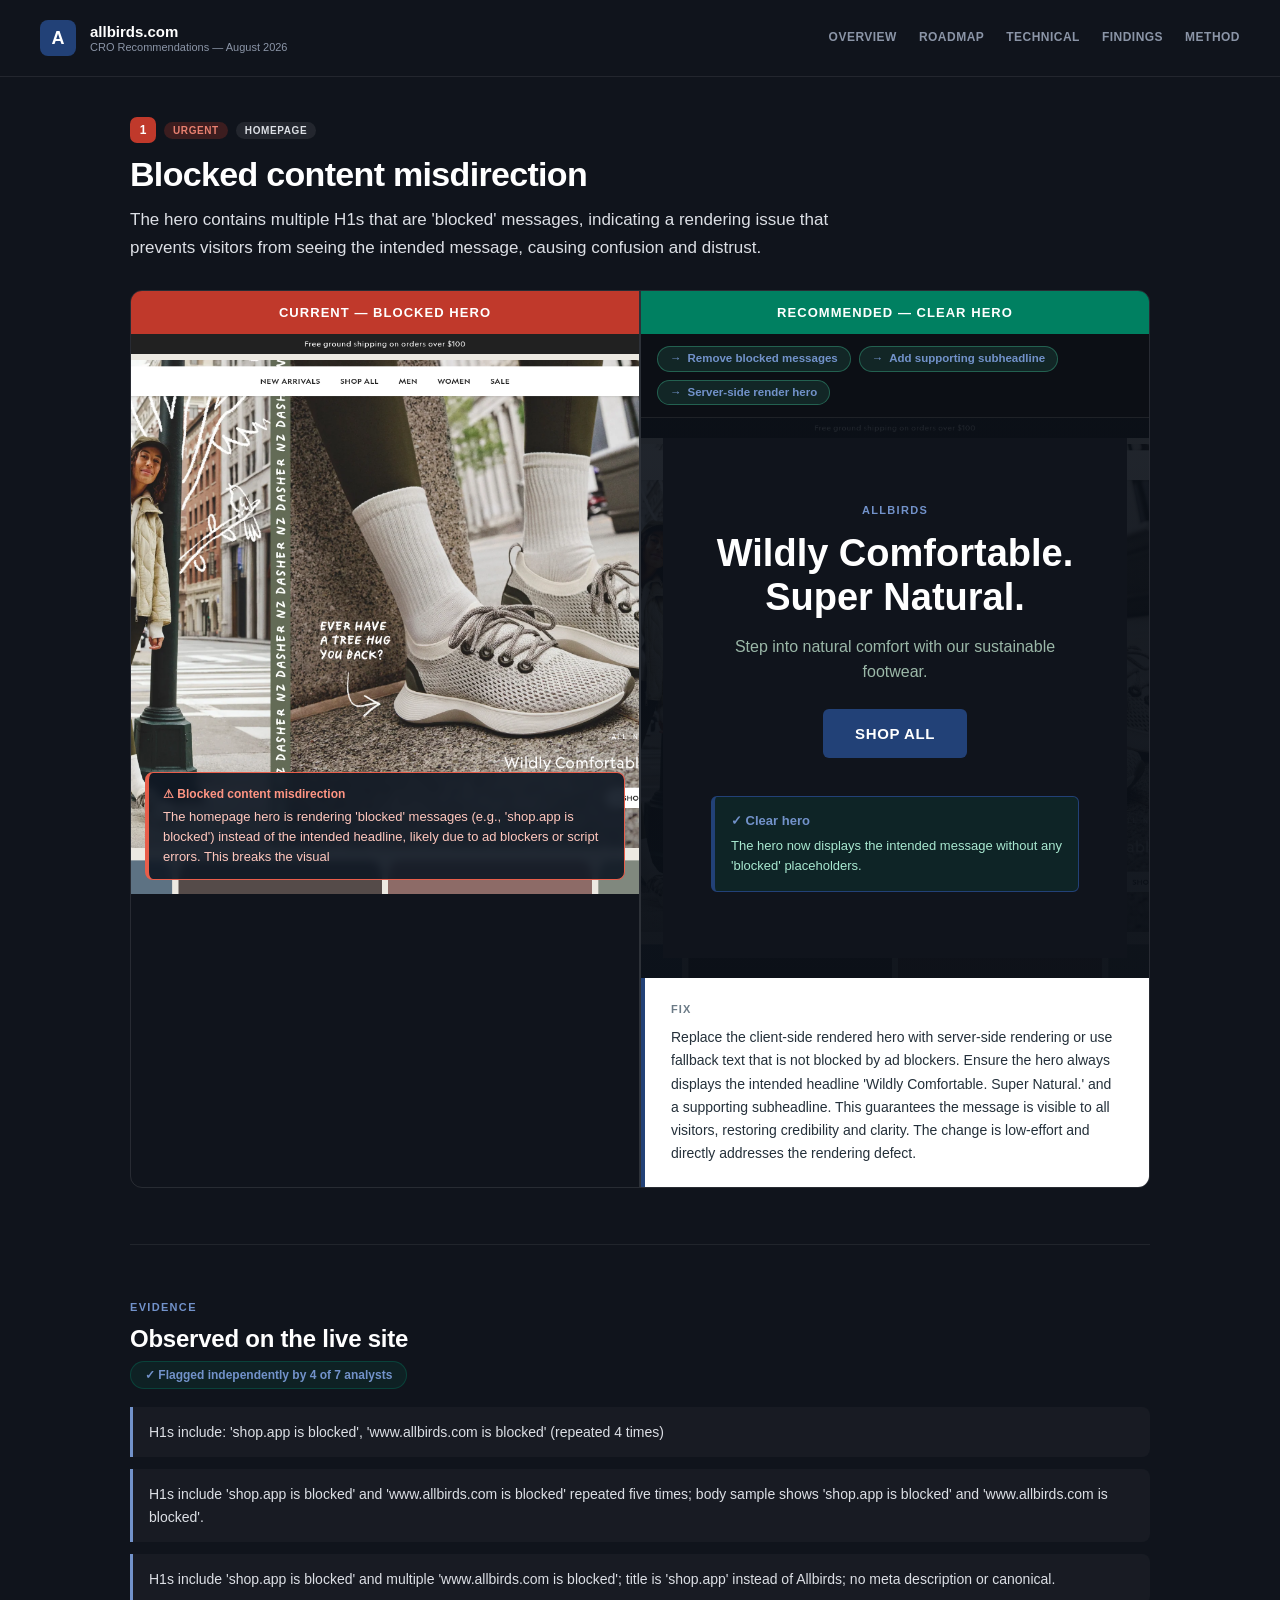
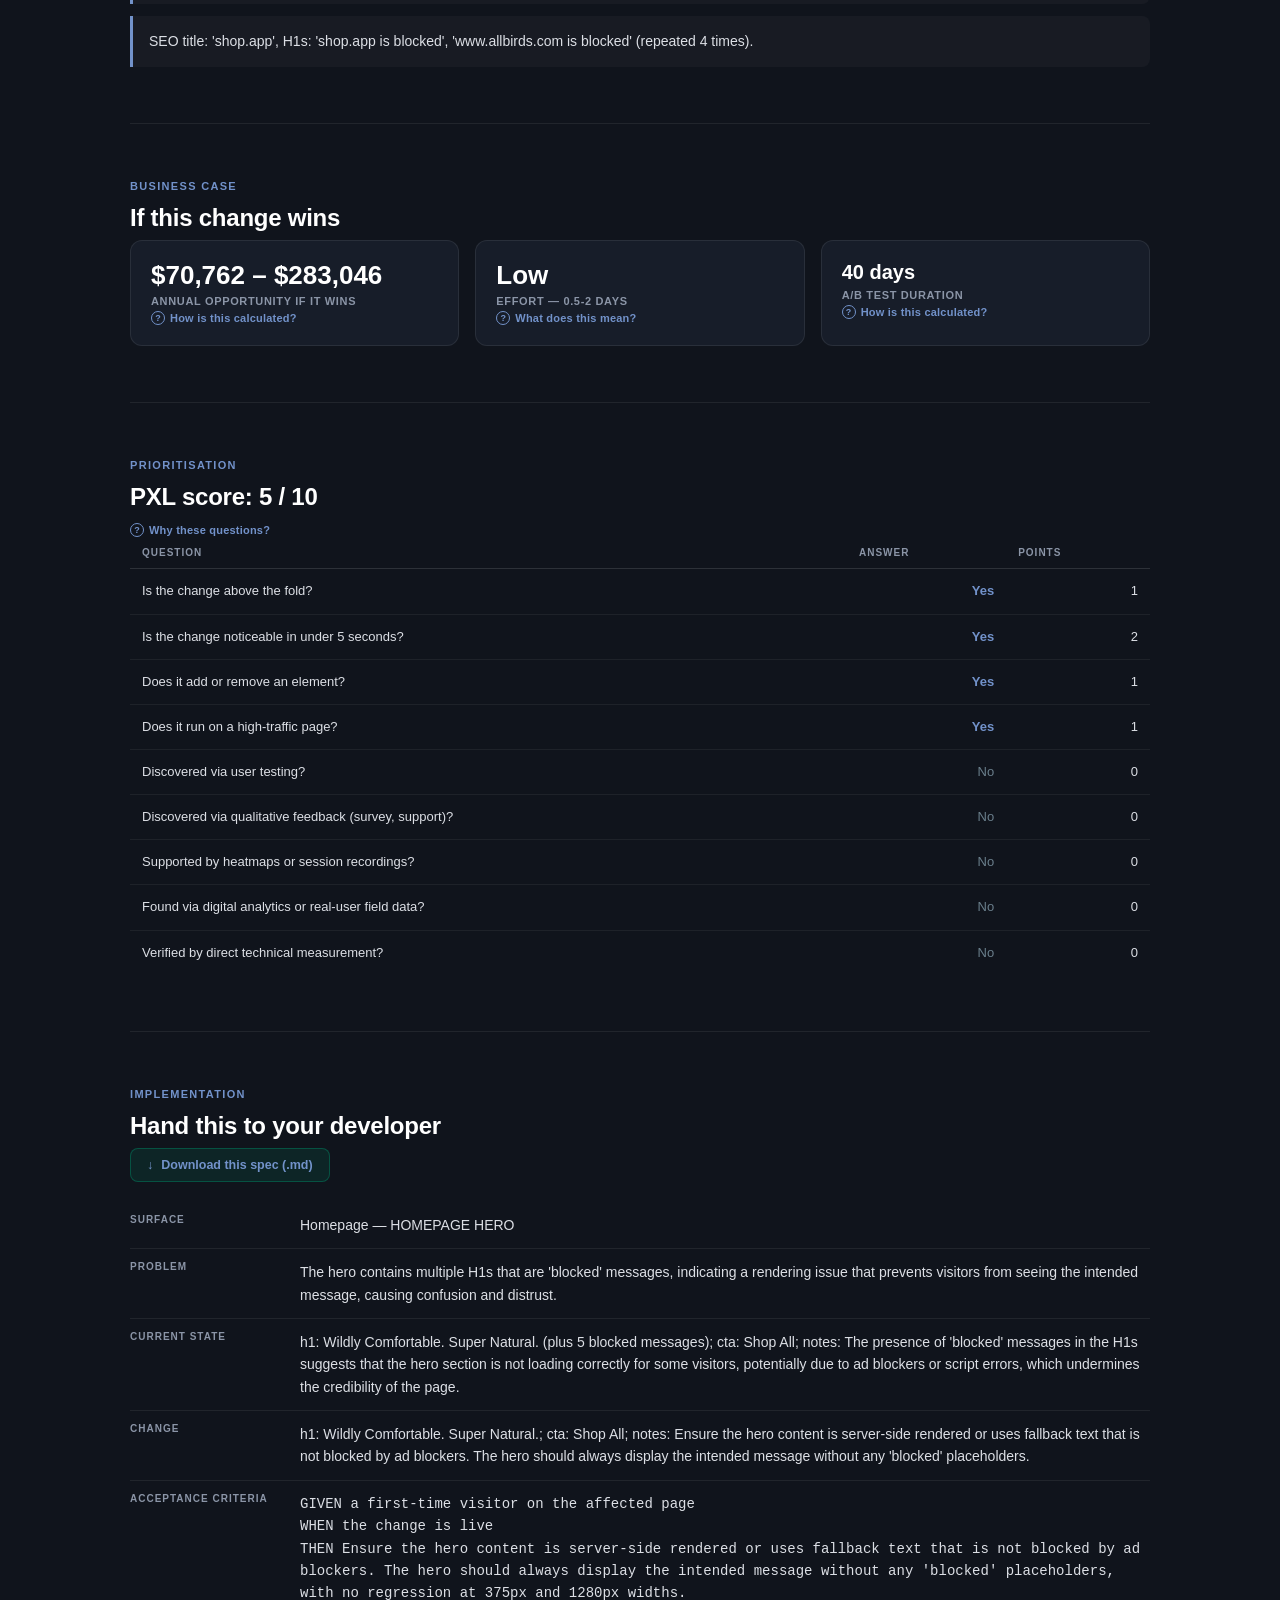
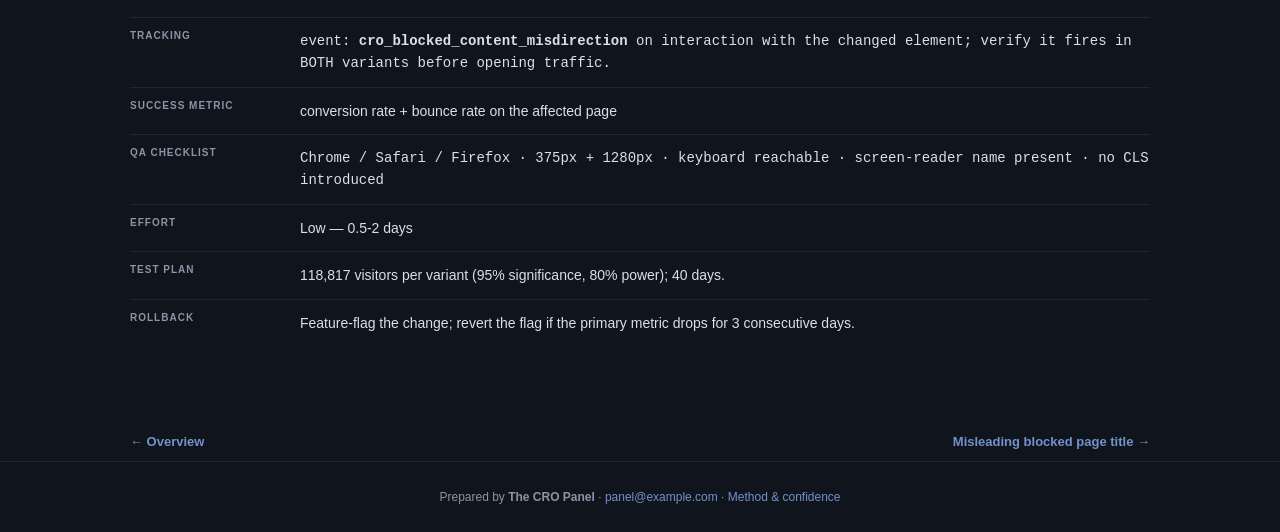
<file: finding_1_blocked_content_misdirection.html>
<!doctype html>
<html lang="en">
<head>
<meta charset="utf-8">
<meta name="viewport" content="width=device-width, initial-scale=1.0">
<title>Blocked content misdirection — allbirds.com</title>
<link rel="stylesheet" href="cro_system.css">
<style>:root{--green:#224177;--teal:#7292ca;--navy:#10141c;--mid:#171d29;--light:#212a3b;--muted:#8b95a7;--off:#dcdfe5;}</style></head>
<body>
<header>
  <a class="logo-area" href="index.html" style="text-decoration:none">
    <div class="logo-dot">A</div>
    <div>
      <div class="logo-text">allbirds.com</div>
      <div class="logo-sub">CRO Recommendations — August 2026</div>
    </div>
  </a>
  <nav class="nav"><a href="index.html">Overview</a><a href="roadmap.html">Roadmap</a><a href="technical.html">Technical</a><a href="appendix.html">Findings</a><a href="methodology.html">Method</a></nav>
</header>

<div class="wrap">
  <div class="finding-head">
    <div class="badge-row">
      <span class="rank-chip rank-urgent">1</span>
      <span class="badge badge-urgent">Urgent</span>
      <span class="badge badge-effort">Homepage</span>
      
    </div>
    <h1>Blocked content misdirection</h1>
    <p class="thesis">The hero contains multiple H1s that are &#x27;blocked&#x27; messages, indicating a rendering issue that prevents visitors from seeing the intended message, causing confusion and distrust.</p>
  </div>
  
  <div class="section" style="padding-top:0;border-top:none">
    <div class="split">
      <div class="col">
        <div class="label-bar label-current">CURRENT — Blocked hero</div>
        <div class="shotwrap shot-window"><img class="shot" src="shot_home.png" alt="Screenshot of the current page" loading="lazy"><div class="shot-tag"><strong>⚠ Blocked content misdirection</strong>The homepage hero is rendering &#x27;blocked&#x27; messages (e.g., &#x27;shop.app is blocked&#x27;) instead of the intended headline, likely due to ad blockers or script errors. This breaks the visual</div></div>
      </div>
      <div class="divider"></div>
      <div class="col">
        <div class="label-bar label-recommended">RECOMMENDED — Clear hero</div>
        <div class="diff-chips"><span class="chip">Remove blocked messages</span><span class="chip">Add supporting subheadline</span><span class="chip">Server-side render hero</span></div><div class="rec-stage" style="background-image:url('shot_home.png')"><div class="rec-dim"></div><div class="rec-card"><div class="surface"><div class="eyebrow">Allbirds</div><h1>Wildly Comfortable. Super Natural.</h1><p>Step into natural comfort with our sustainable footwear.</p><span class="btn-primary">Shop All</span><div class="win-callout"><strong>✓ Clear hero</strong>The hero now displays the intended message without any 'blocked' placeholders.</div></div></div></div>
        <div class="annotation good"><strong>Fix</strong>Replace the client-side rendered hero with server-side rendering or use fallback text that is not blocked by ad blockers. Ensure the hero always displays the intended headline &#x27;Wildly Comfortable. Super Natural.&#x27; and a supporting subheadline. This guarantees the message is visible to all visitors, restoring credibility and clarity. The change is low-effort and directly addresses the rendering defect.</div>
      </div>
    </div>
  </div>
  
<div class="section">
  <div class="eyebrow-label">Evidence</div>
  <h2 class="section-title">Observed on the live site </h2>
  <div class="agreement">✓ Flagged independently by 4 of 7 analysts</div>
  <ul class="evidence-list"><li>H1s include: &#x27;shop.app is blocked&#x27;, &#x27;www.allbirds.com is blocked&#x27; (repeated 4 times)</li><li>H1s include &#x27;shop.app is blocked&#x27; and &#x27;www.allbirds.com is blocked&#x27; repeated five times; body sample shows &#x27;shop.app is blocked&#x27; and &#x27;www.allbirds.com is blocked&#x27;.</li><li>H1s include &#x27;shop.app is blocked&#x27; and multiple &#x27;www.allbirds.com is blocked&#x27;; title is &#x27;shop.app&#x27; instead of Allbirds; no meta description or canonical.</li><li>SEO title: &#x27;shop.app&#x27;, H1s: &#x27;shop.app is blocked&#x27;, &#x27;www.allbirds.com is blocked&#x27; (repeated 4 times).</li></ul>
</div>
  
<div class="section">
  <div class="eyebrow-label">Business case</div>
  <h2 class="section-title">If this change wins</h2>
  <div class="tiles" style="grid-template-columns:repeat(3,1fr)">
    <div class="tile">
      <div class="tval">$70,762 – $283,046</div>
      <div class="tlabel">annual opportunity if it wins</div>
      <button class="explain" data-m="size-1">How is this calculated?</button>
    </div>
    <div class="tile">
      <div class="tval">Low</div>
      <div class="tlabel">Effort — 0.5-2 days</div>
      <button class="explain" data-m="eff-1">What does this mean?</button>
    </div>
    <div class="tile">
      <div class="tval" style="font-size:20px">40 days</div>
      <div class="tlabel">A/B test duration</div>
      <button class="explain" data-m="test-1">How is this calculated?</button>
    </div>
  </div>
</div>
  
<div class="section">
  <div class="eyebrow-label">Prioritisation</div>
  <h2 class="section-title">PXL score: 5 / 10</h2>
  <button class="explain" data-m="pxl-1">Why these questions?</button>
  <div class="tscroll"><table class="dtable">
    <thead><tr><th>Question</th><th class="num">Answer</th><th class="num">Points</th></tr></thead>
    <tbody><tr><td>Is the change above the fold?</td><td class="num yes">Yes</td><td class="num">1</td></tr><tr><td>Is the change noticeable in under 5 seconds?</td><td class="num yes">Yes</td><td class="num">2</td></tr><tr><td>Does it add or remove an element?</td><td class="num yes">Yes</td><td class="num">1</td></tr><tr><td>Does it run on a high-traffic page?</td><td class="num yes">Yes</td><td class="num">1</td></tr><tr><td>Discovered via user testing?</td><td class="num no">No</td><td class="num">0</td></tr><tr><td>Discovered via qualitative feedback (survey, support)?</td><td class="num no">No</td><td class="num">0</td></tr><tr><td>Supported by heatmaps or session recordings?</td><td class="num no">No</td><td class="num">0</td></tr><tr><td>Found via digital analytics or real-user field data?</td><td class="num no">No</td><td class="num">0</td></tr><tr><td>Verified by direct technical measurement?</td><td class="num no">No</td><td class="num">0</td></tr></tbody>
  </table></div>
</div>
  
<div class="section">
  <div class="eyebrow-label">Implementation</div>
  <h2 class="section-title">Hand this to your developer</h2>
  <div class="dl-row" style="margin:0 0 20px">
    <a class="btn-dl" href="dev_spec_1_blocked_content_misdirection.md" download>Download this spec (.md)</a>
  </div>
  <dl class="spec">
    <dt>Surface</dt><dd>Homepage — HOMEPAGE HERO</dd>
    <dt>Problem</dt><dd>The hero contains multiple H1s that are &#x27;blocked&#x27; messages, indicating a rendering issue that prevents visitors from seeing the intended message, causing confusion and distrust.</dd>
    <dt>Current state</dt><dd>h1: Wildly Comfortable. Super Natural. (plus 5 blocked messages); cta: Shop All; notes: The presence of &#x27;blocked&#x27; messages in the H1s suggests that the hero section is not loading correctly for some visitors, potentially due to ad blockers or script errors, which undermines the credibility of the page.</dd>
    <dt>Change</dt><dd>h1: Wildly Comfortable. Super Natural.; cta: Shop All; notes: Ensure the hero content is server-side rendered or uses fallback text that is not blocked by ad blockers. The hero should always display the intended message without any &#x27;blocked&#x27; placeholders.</dd>
    <dt>Acceptance criteria</dt><dd class="mono">GIVEN a first-time visitor on the affected page<br>
      WHEN the change is live<br>
      THEN Ensure the hero content is server-side rendered or uses fallback text that is not blocked by ad blockers. The hero should always display the intended message without any &#x27;blocked&#x27; placeholders,
      with no regression at 375px and 1280px widths.</dd>
    <dt>Tracking</dt><dd class="mono">event: <strong>cro_blocked_content_misdirection</strong> on interaction with the
      changed element; verify it fires in BOTH variants before opening traffic.</dd>
    <dt>Success metric</dt><dd>conversion rate + bounce rate on the affected page</dd>
    <dt>QA checklist</dt><dd class="mono">Chrome / Safari / Firefox · 375px + 1280px ·
      keyboard reachable · screen-reader name present · no CLS introduced</dd>
    <dt>Effort</dt><dd>Low —
      0.5-2 days</dd>
    <dt>Test plan</dt><dd>118,817 visitors per variant
      (95% significance, 80% power);
      40 days.</dd>
    <dt>Rollback</dt><dd>Feature-flag the change; revert the flag if the primary metric
      drops for 3 consecutive days.</dd>
  </dl>
</div>
  <div class="pager"><a href="index.html">← Overview</a><a href="finding_2_misleading_blocked_page_title.html">Misleading blocked page title →</a></div>
</div>
<div class="footer">
  Prepared by <strong>The CRO Panel</strong> · <a href="mailto:panel@example.com">panel@example.com</a> · <a href="methodology.html">Method &amp; confidence</a>
</div>
<div class="modal-overlay" id="modal-root"><div class="modal-box"></div></div>
<template id="m-size-1"><h3>How this range is calculated</h3><p>Result: <strong>$70,762 – $283,046 / yr</strong></p><div class="formula">annual visits × baseline conversion × relative lift × order value
= 2,160,000 annual visits x 2.10% conversion x 2.0-8.0% relative lift x $78 order value</div><p>The 2.0–8.0% relative-lift band is an assumption bounded by severity (Urgent), not a prediction.</p><p><strong>Why the range is conservative:</strong> Across 127,000 experiments, 12% produced a statistically significant improvement on the primary metric; a healthy programme win rate is 10-30%. Winning tests also overstate their true effect, so treat this as the prize if the change works — never expected revenue.</p></template><template id="m-eff-1"><h3>How effort is estimated</h3><table><tr><th>Bracket</th><th>Days</th><th>Typical scope</th></tr><tr><td>Low</td><td class='num'>0.5–2</td><td>copy, colour, labels, image swaps</td></tr><tr><td>Medium</td><td class='num'>2–5</td><td>layout shifts, form changes, new modules</td></tr><tr><td>High</td><td class='num'>5+</td><td>personalisation, funnel work, integrations</td></tr></table><p>Assigned by matching the recommended change against these scopes; the estimate is a bracket, not a quote.</p></template><template id="m-test-1"><h3>Sample size math</h3><p>Two-proportion z-test, the standard pre-test sample-size calculation:</p><div class="formula">n = [z&#8320;.&#8320;&#8322;&#8325;·√(2·p̄·(1−p̄)) + z&#8320;.&#8322;&#8320;·√(p₁(1−p₁)+p₂(1−p₂))]² / (p₁−p₂)²</div><table><tr><td>Baseline conversion</td><td class='num'>2.1%</td></tr><tr><td>Significance / power</td><td class='num'>95% / 80%</td></tr><tr><td>Sample per variant, 8.0% lift</td><td class='num'>118,817</td></tr><tr><td>Sample per variant, 2.0% lift</td><td class='num'>1,847,435</td></tr></table><p>Halving the minimum detectable effect roughly quadruples the sample required, which is why the conservative figure is so much larger.</p></template><template id="m-pxl-1"><h3>What PXL is</h3><p>PXL is CXL's prioritisation framework: binary questions instead of subjective 1–10 guesses, weighted toward evidence.</p><p>Findings discovered by inspection score zero on all four evidence questions — that is the honest signal, not a defect. Findings verified by direct measurement earn the extension point and, where real-user field data is involved, the analytics point.</p><p>The full rubric is on the <a href="methodology.html" style="color:var(--teal)">method page</a>.</p></template><script>
(function(){
  var root=document.getElementById('modal-root');
  function close(){root.classList.remove('open');}
  document.addEventListener('click',function(e){
    var b=e.target.closest('[data-m]');
    if(b){var t=document.getElementById('m-'+b.getAttribute('data-m'));
      if(t){root.querySelector('.modal-box').innerHTML=
        '<button class="modal-close" aria-label="Close">\u00d7</button>'+t.innerHTML;
        root.classList.add('open');}return;}
    if(e.target.closest('.modal-close')||e.target===root)close();
  });
  document.addEventListener('keydown',function(e){if(e.key==='Escape')close();});
  function scale(){
    document.querySelectorAll('.card-preview .preview-inner').forEach(function(el){
      var w=el.parentElement.clientWidth;if(!w)return;
      var s=w/1280;el.style.transform='scale('+s+')';
      el.parentElement.style.height=Math.round(514*s)+'px';});
  }
  scale();window.addEventListener('resize',scale);
})();
</script>
</body>
</html>
</file>
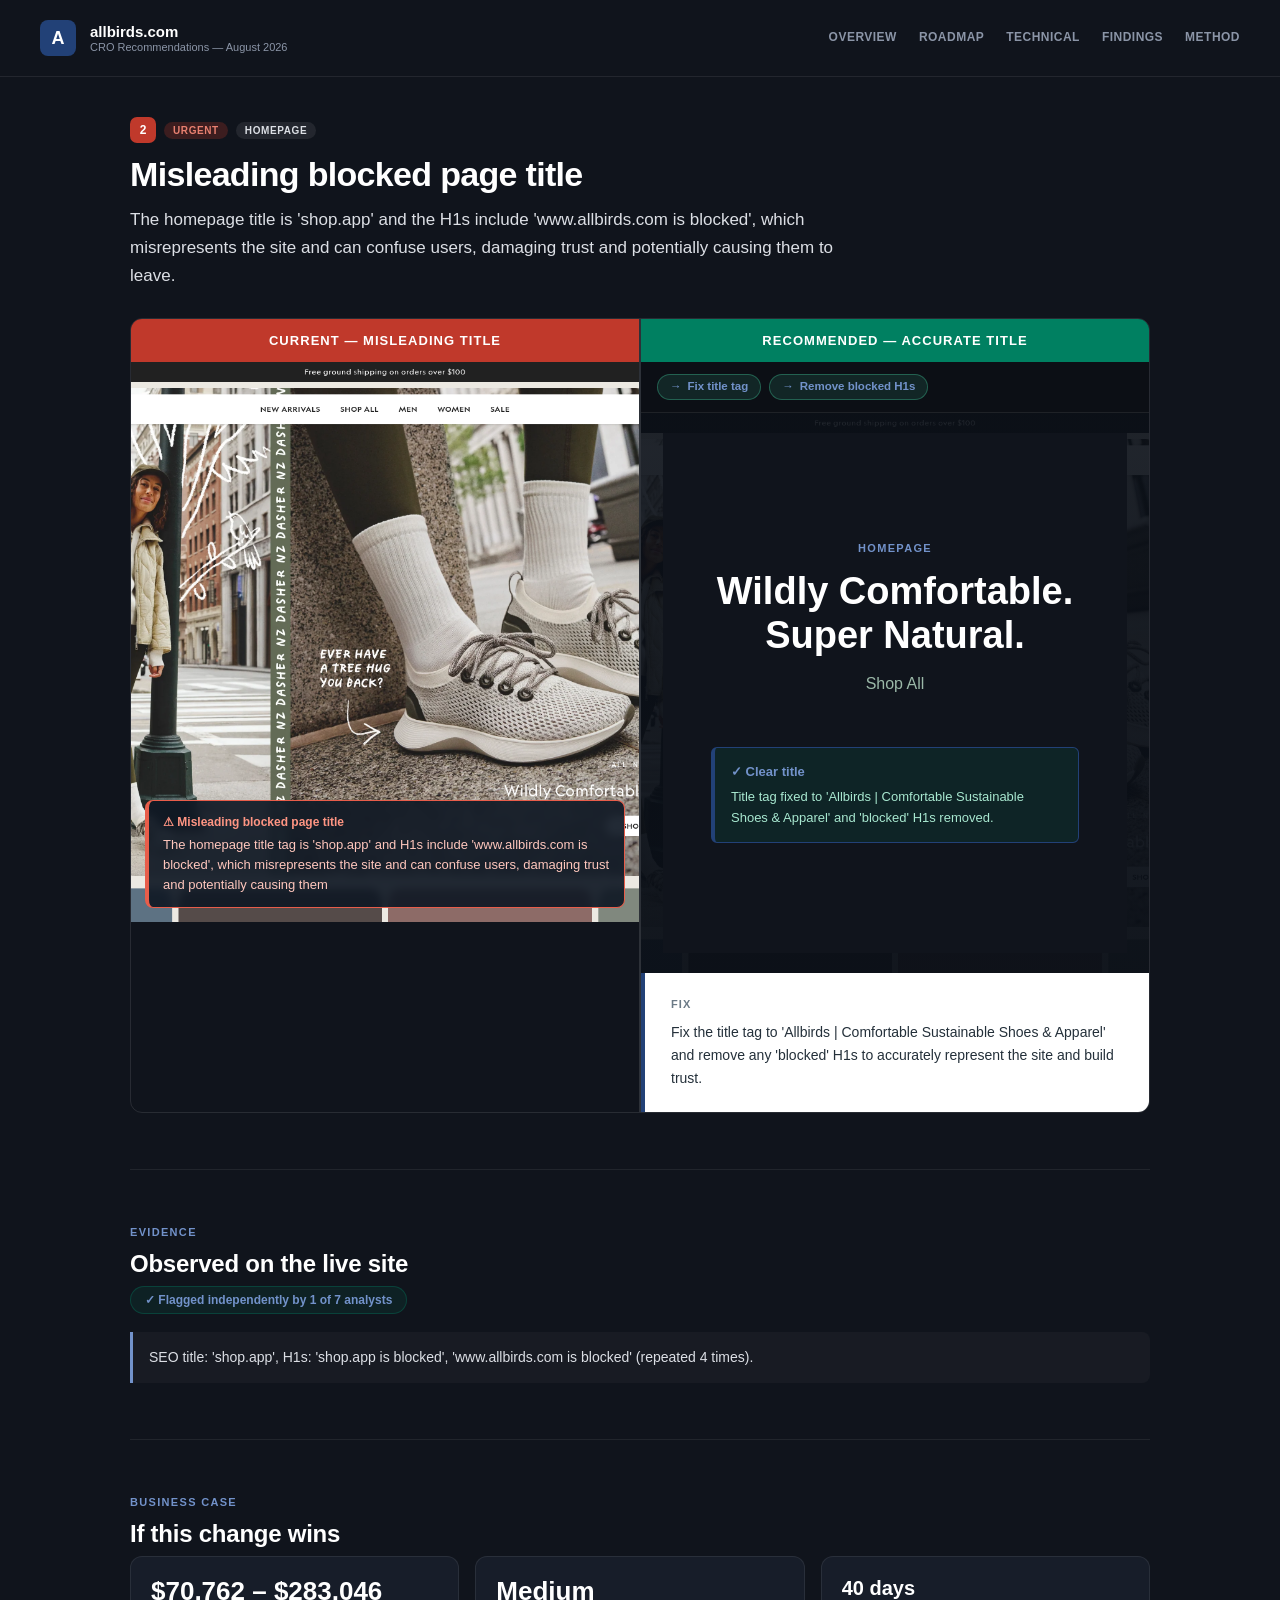
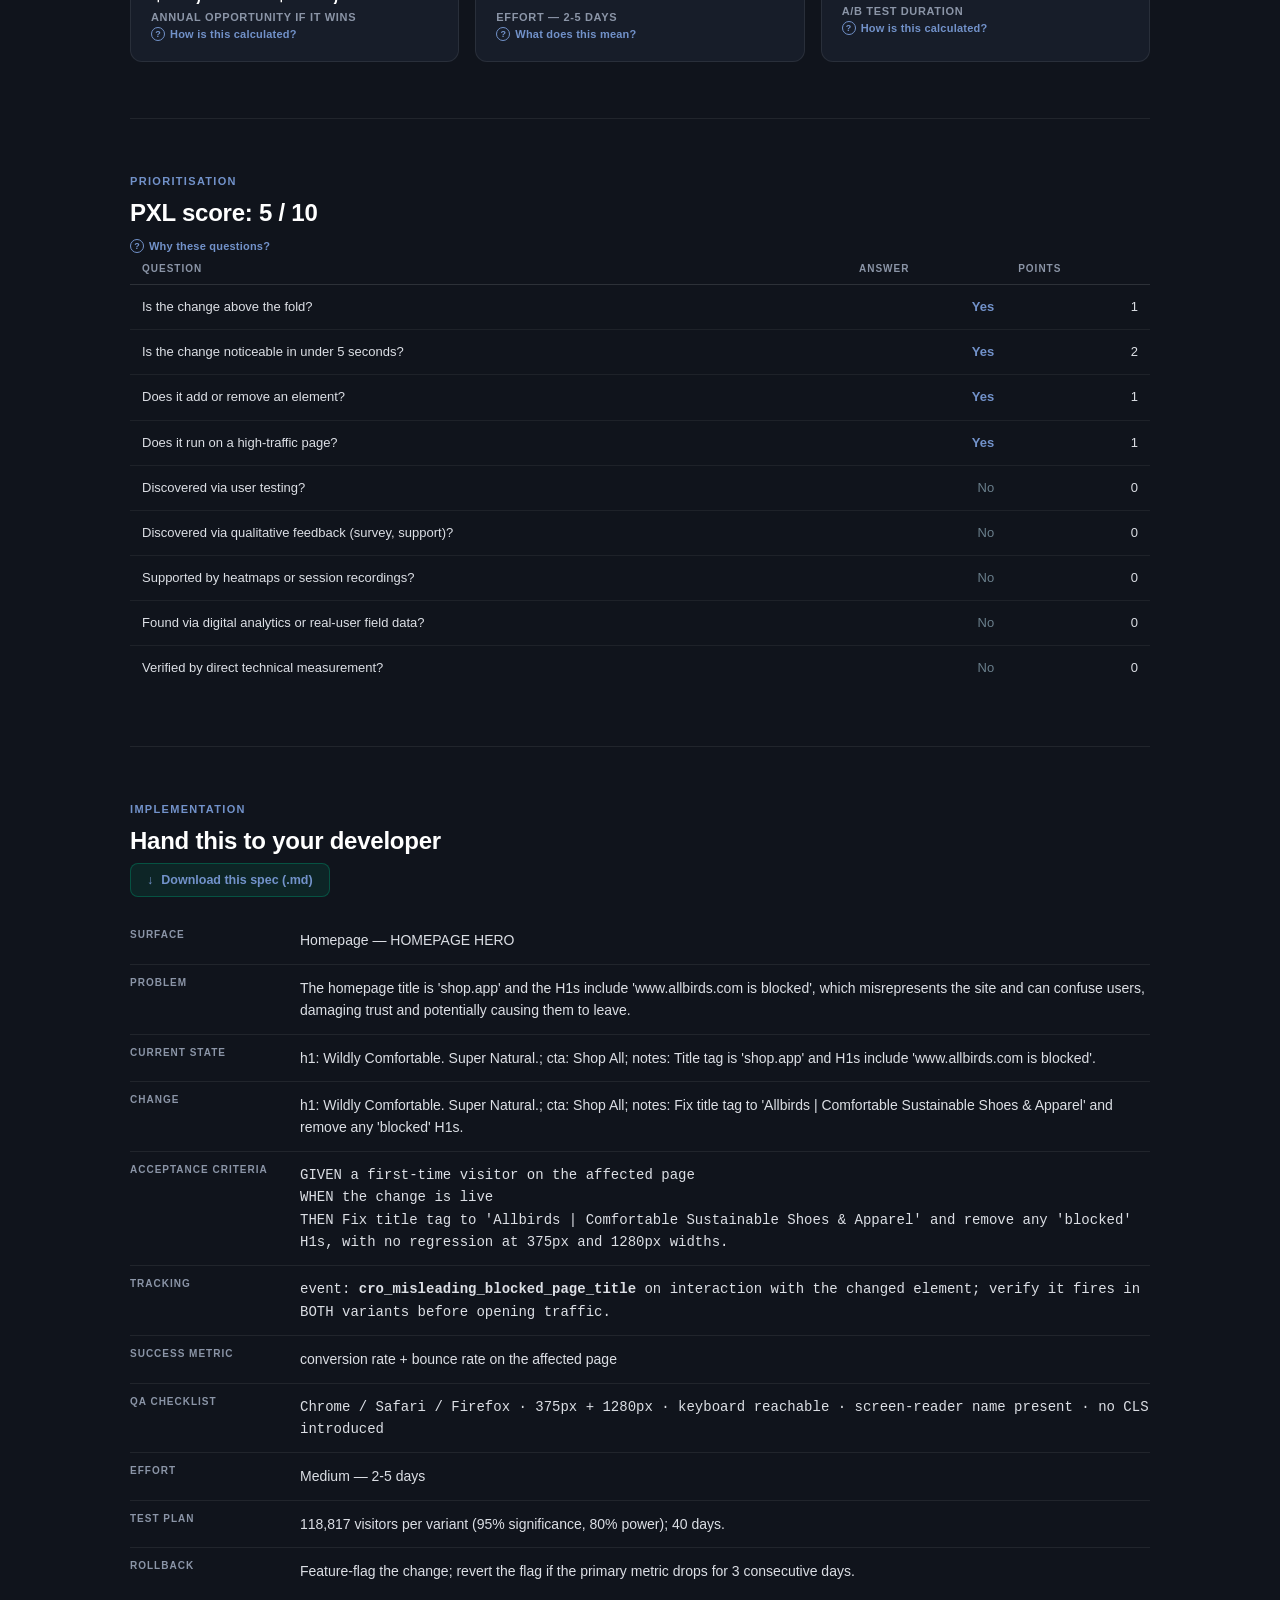
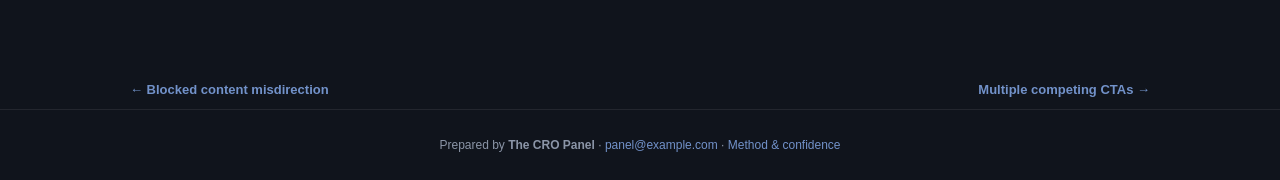
<file: finding_2_misleading_blocked_page_title.html>
<!doctype html>
<html lang="en">
<head>
<meta charset="utf-8">
<meta name="viewport" content="width=device-width, initial-scale=1.0">
<title>Misleading blocked page title — allbirds.com</title>
<link rel="stylesheet" href="cro_system.css">
<style>:root{--green:#224177;--teal:#7292ca;--navy:#10141c;--mid:#171d29;--light:#212a3b;--muted:#8b95a7;--off:#dcdfe5;}</style></head>
<body>
<header>
  <a class="logo-area" href="index.html" style="text-decoration:none">
    <div class="logo-dot">A</div>
    <div>
      <div class="logo-text">allbirds.com</div>
      <div class="logo-sub">CRO Recommendations — August 2026</div>
    </div>
  </a>
  <nav class="nav"><a href="index.html">Overview</a><a href="roadmap.html">Roadmap</a><a href="technical.html">Technical</a><a href="appendix.html">Findings</a><a href="methodology.html">Method</a></nav>
</header>

<div class="wrap">
  <div class="finding-head">
    <div class="badge-row">
      <span class="rank-chip rank-urgent">2</span>
      <span class="badge badge-urgent">Urgent</span>
      <span class="badge badge-effort">Homepage</span>
      
    </div>
    <h1>Misleading blocked page title</h1>
    <p class="thesis">The homepage title is &#x27;shop.app&#x27; and the H1s include &#x27;www.allbirds.com is blocked&#x27;, which misrepresents the site and can confuse users, damaging trust and potentially causing them to leave.</p>
  </div>
  
  <div class="section" style="padding-top:0;border-top:none">
    <div class="split">
      <div class="col">
        <div class="label-bar label-current">CURRENT — Misleading title</div>
        <div class="shotwrap shot-window"><img class="shot" src="shot_home.png" alt="Screenshot of the current page" loading="lazy"><div class="shot-tag"><strong>⚠ Misleading blocked page title</strong>The homepage title tag is &#x27;shop.app&#x27; and H1s include &#x27;www.allbirds.com is blocked&#x27;, which misrepresents the site and can confuse users, damaging trust and potentially causing them </div></div>
      </div>
      <div class="divider"></div>
      <div class="col">
        <div class="label-bar label-recommended">RECOMMENDED — Accurate title</div>
        <div class="diff-chips"><span class="chip">Fix title tag</span><span class="chip">Remove blocked H1s</span></div><div class="rec-stage" style="background-image:url('shot_home.png')"><div class="rec-dim"></div><div class="rec-card"><div class="surface"><div class="eyebrow">Homepage</div><h1>Wildly Comfortable. Super Natural.</h1><p>Shop All</p><div class="win-callout"><strong>✓ Clear title</strong>Title tag fixed to 'Allbirds | Comfortable Sustainable Shoes & Apparel' and 'blocked' H1s removed.</div></div></div></div>
        <div class="annotation good"><strong>Fix</strong>Fix the title tag to &#x27;Allbirds | Comfortable Sustainable Shoes &amp; Apparel&#x27; and remove any &#x27;blocked&#x27; H1s to accurately represent the site and build trust.</div>
      </div>
    </div>
  </div>
  
<div class="section">
  <div class="eyebrow-label">Evidence</div>
  <h2 class="section-title">Observed on the live site </h2>
  <div class="agreement">✓ Flagged independently by 1 of 7 analysts</div>
  <ul class="evidence-list"><li>SEO title: &#x27;shop.app&#x27;, H1s: &#x27;shop.app is blocked&#x27;, &#x27;www.allbirds.com is blocked&#x27; (repeated 4 times).</li></ul>
</div>
  
<div class="section">
  <div class="eyebrow-label">Business case</div>
  <h2 class="section-title">If this change wins</h2>
  <div class="tiles" style="grid-template-columns:repeat(3,1fr)">
    <div class="tile">
      <div class="tval">$70,762 – $283,046</div>
      <div class="tlabel">annual opportunity if it wins</div>
      <button class="explain" data-m="size-2">How is this calculated?</button>
    </div>
    <div class="tile">
      <div class="tval">Medium</div>
      <div class="tlabel">Effort — 2-5 days</div>
      <button class="explain" data-m="eff-2">What does this mean?</button>
    </div>
    <div class="tile">
      <div class="tval" style="font-size:20px">40 days</div>
      <div class="tlabel">A/B test duration</div>
      <button class="explain" data-m="test-2">How is this calculated?</button>
    </div>
  </div>
</div>
  
<div class="section">
  <div class="eyebrow-label">Prioritisation</div>
  <h2 class="section-title">PXL score: 5 / 10</h2>
  <button class="explain" data-m="pxl-2">Why these questions?</button>
  <div class="tscroll"><table class="dtable">
    <thead><tr><th>Question</th><th class="num">Answer</th><th class="num">Points</th></tr></thead>
    <tbody><tr><td>Is the change above the fold?</td><td class="num yes">Yes</td><td class="num">1</td></tr><tr><td>Is the change noticeable in under 5 seconds?</td><td class="num yes">Yes</td><td class="num">2</td></tr><tr><td>Does it add or remove an element?</td><td class="num yes">Yes</td><td class="num">1</td></tr><tr><td>Does it run on a high-traffic page?</td><td class="num yes">Yes</td><td class="num">1</td></tr><tr><td>Discovered via user testing?</td><td class="num no">No</td><td class="num">0</td></tr><tr><td>Discovered via qualitative feedback (survey, support)?</td><td class="num no">No</td><td class="num">0</td></tr><tr><td>Supported by heatmaps or session recordings?</td><td class="num no">No</td><td class="num">0</td></tr><tr><td>Found via digital analytics or real-user field data?</td><td class="num no">No</td><td class="num">0</td></tr><tr><td>Verified by direct technical measurement?</td><td class="num no">No</td><td class="num">0</td></tr></tbody>
  </table></div>
</div>
  
<div class="section">
  <div class="eyebrow-label">Implementation</div>
  <h2 class="section-title">Hand this to your developer</h2>
  <div class="dl-row" style="margin:0 0 20px">
    <a class="btn-dl" href="dev_spec_2_misleading_blocked_page_title.md" download>Download this spec (.md)</a>
  </div>
  <dl class="spec">
    <dt>Surface</dt><dd>Homepage — HOMEPAGE HERO</dd>
    <dt>Problem</dt><dd>The homepage title is &#x27;shop.app&#x27; and the H1s include &#x27;www.allbirds.com is blocked&#x27;, which misrepresents the site and can confuse users, damaging trust and potentially causing them to leave.</dd>
    <dt>Current state</dt><dd>h1: Wildly Comfortable. Super Natural.; cta: Shop All; notes: Title tag is &#x27;shop.app&#x27; and H1s include &#x27;www.allbirds.com is blocked&#x27;.</dd>
    <dt>Change</dt><dd>h1: Wildly Comfortable. Super Natural.; cta: Shop All; notes: Fix title tag to &#x27;Allbirds | Comfortable Sustainable Shoes &amp; Apparel&#x27; and remove any &#x27;blocked&#x27; H1s.</dd>
    <dt>Acceptance criteria</dt><dd class="mono">GIVEN a first-time visitor on the affected page<br>
      WHEN the change is live<br>
      THEN Fix title tag to &#x27;Allbirds | Comfortable Sustainable Shoes &amp; Apparel&#x27; and remove any &#x27;blocked&#x27; H1s,
      with no regression at 375px and 1280px widths.</dd>
    <dt>Tracking</dt><dd class="mono">event: <strong>cro_misleading_blocked_page_title</strong> on interaction with the
      changed element; verify it fires in BOTH variants before opening traffic.</dd>
    <dt>Success metric</dt><dd>conversion rate + bounce rate on the affected page</dd>
    <dt>QA checklist</dt><dd class="mono">Chrome / Safari / Firefox · 375px + 1280px ·
      keyboard reachable · screen-reader name present · no CLS introduced</dd>
    <dt>Effort</dt><dd>Medium —
      2-5 days</dd>
    <dt>Test plan</dt><dd>118,817 visitors per variant
      (95% significance, 80% power);
      40 days.</dd>
    <dt>Rollback</dt><dd>Feature-flag the change; revert the flag if the primary metric
      drops for 3 consecutive days.</dd>
  </dl>
</div>
  <div class="pager"><a href="finding_1_blocked_content_misdirection.html">← Blocked content misdirection</a><a href="finding_3_multiple_competing_ctas.html">Multiple competing CTAs →</a></div>
</div>
<div class="footer">
  Prepared by <strong>The CRO Panel</strong> · <a href="mailto:panel@example.com">panel@example.com</a> · <a href="methodology.html">Method &amp; confidence</a>
</div>
<div class="modal-overlay" id="modal-root"><div class="modal-box"></div></div>
<template id="m-size-2"><h3>How this range is calculated</h3><p>Result: <strong>$70,762 – $283,046 / yr</strong></p><div class="formula">annual visits × baseline conversion × relative lift × order value
= 2,160,000 annual visits x 2.10% conversion x 2.0-8.0% relative lift x $78 order value</div><p>The 2.0–8.0% relative-lift band is an assumption bounded by severity (Urgent), not a prediction.</p><p><strong>Why the range is conservative:</strong> Across 127,000 experiments, 12% produced a statistically significant improvement on the primary metric; a healthy programme win rate is 10-30%. Winning tests also overstate their true effect, so treat this as the prize if the change works — never expected revenue.</p></template><template id="m-eff-2"><h3>How effort is estimated</h3><table><tr><th>Bracket</th><th>Days</th><th>Typical scope</th></tr><tr><td>Low</td><td class='num'>0.5–2</td><td>copy, colour, labels, image swaps</td></tr><tr><td>Medium</td><td class='num'>2–5</td><td>layout shifts, form changes, new modules</td></tr><tr><td>High</td><td class='num'>5+</td><td>personalisation, funnel work, integrations</td></tr></table><p>Assigned by matching the recommended change against these scopes; the estimate is a bracket, not a quote.</p></template><template id="m-test-2"><h3>Sample size math</h3><p>Two-proportion z-test, the standard pre-test sample-size calculation:</p><div class="formula">n = [z&#8320;.&#8320;&#8322;&#8325;·√(2·p̄·(1−p̄)) + z&#8320;.&#8322;&#8320;·√(p₁(1−p₁)+p₂(1−p₂))]² / (p₁−p₂)²</div><table><tr><td>Baseline conversion</td><td class='num'>2.1%</td></tr><tr><td>Significance / power</td><td class='num'>95% / 80%</td></tr><tr><td>Sample per variant, 8.0% lift</td><td class='num'>118,817</td></tr><tr><td>Sample per variant, 2.0% lift</td><td class='num'>1,847,435</td></tr></table><p>Halving the minimum detectable effect roughly quadruples the sample required, which is why the conservative figure is so much larger.</p></template><template id="m-pxl-2"><h3>What PXL is</h3><p>PXL is CXL's prioritisation framework: binary questions instead of subjective 1–10 guesses, weighted toward evidence.</p><p>Findings discovered by inspection score zero on all four evidence questions — that is the honest signal, not a defect. Findings verified by direct measurement earn the extension point and, where real-user field data is involved, the analytics point.</p><p>The full rubric is on the <a href="methodology.html" style="color:var(--teal)">method page</a>.</p></template><script>
(function(){
  var root=document.getElementById('modal-root');
  function close(){root.classList.remove('open');}
  document.addEventListener('click',function(e){
    var b=e.target.closest('[data-m]');
    if(b){var t=document.getElementById('m-'+b.getAttribute('data-m'));
      if(t){root.querySelector('.modal-box').innerHTML=
        '<button class="modal-close" aria-label="Close">\u00d7</button>'+t.innerHTML;
        root.classList.add('open');}return;}
    if(e.target.closest('.modal-close')||e.target===root)close();
  });
  document.addEventListener('keydown',function(e){if(e.key==='Escape')close();});
  function scale(){
    document.querySelectorAll('.card-preview .preview-inner').forEach(function(el){
      var w=el.parentElement.clientWidth;if(!w)return;
      var s=w/1280;el.style.transform='scale('+s+')';
      el.parentElement.style.height=Math.round(514*s)+'px';});
  }
  scale();window.addEventListener('resize',scale);
})();
</script>
</body>
</html>
</file>
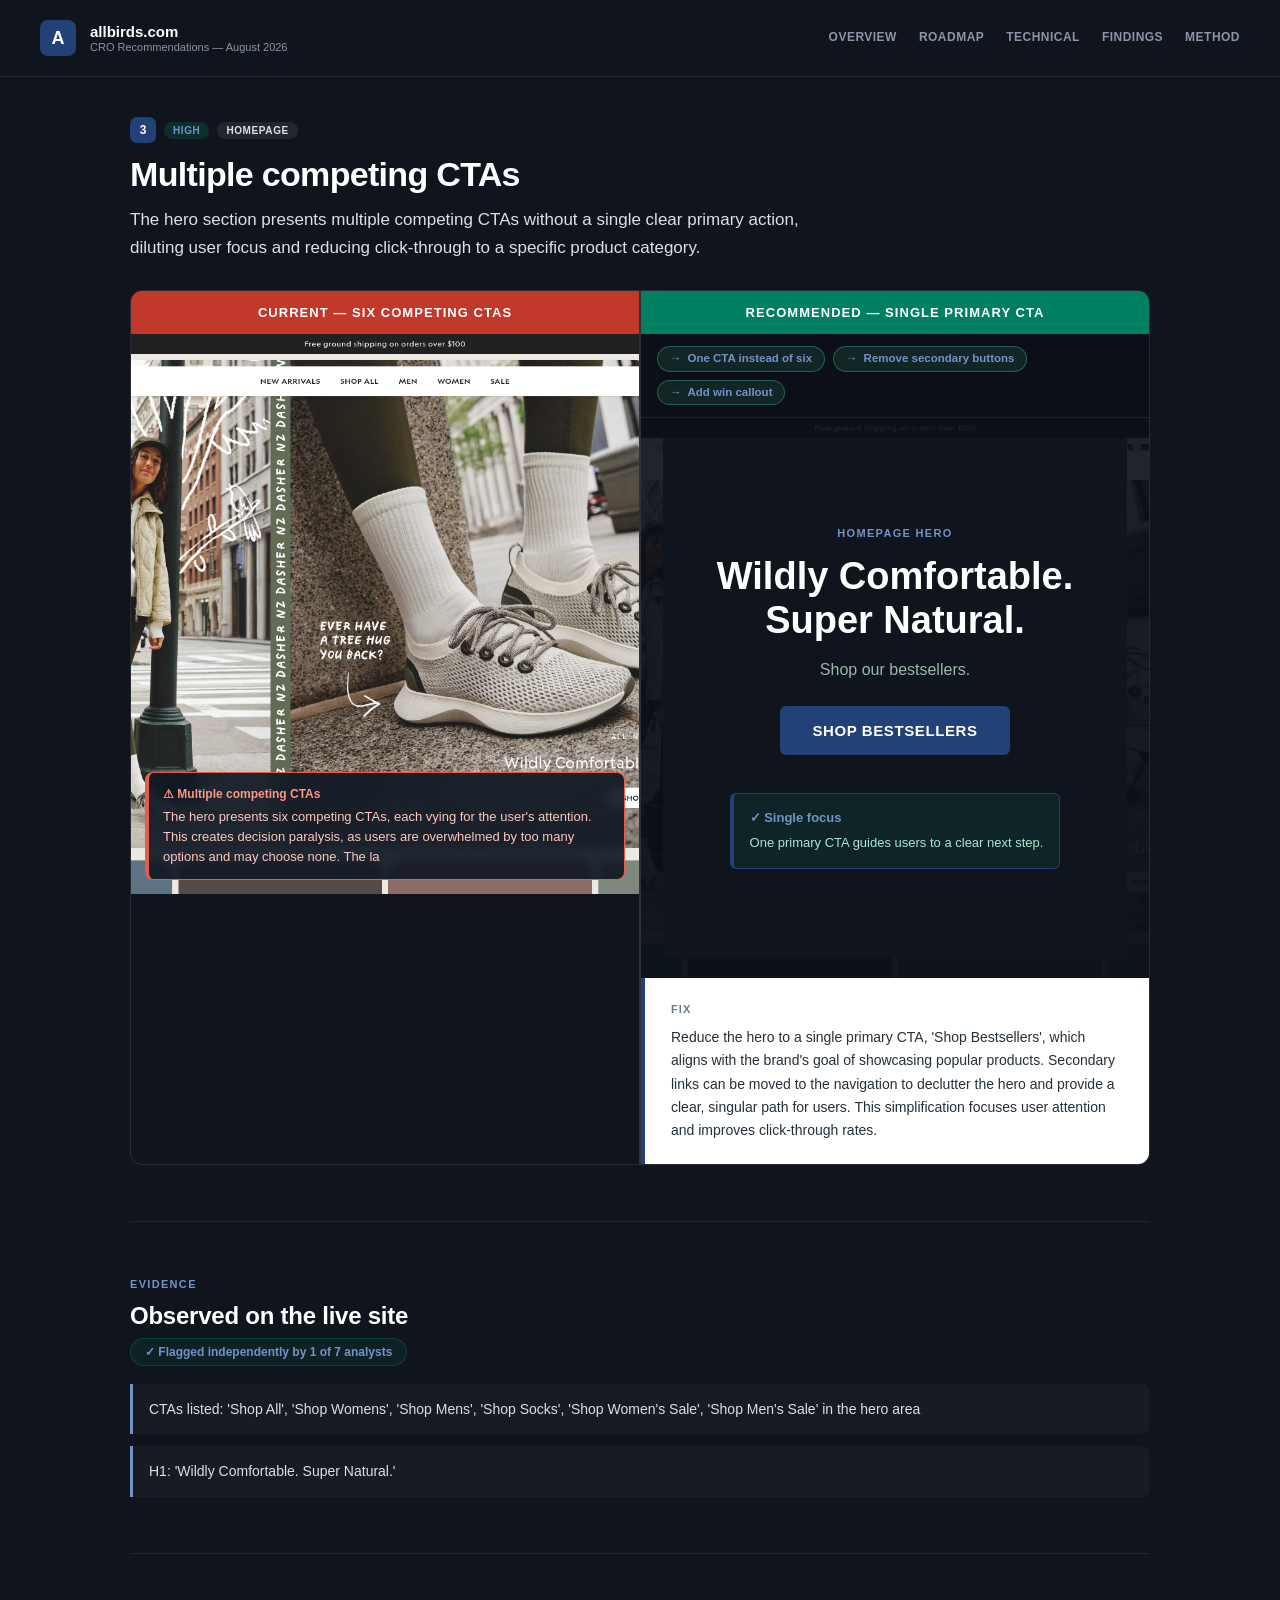
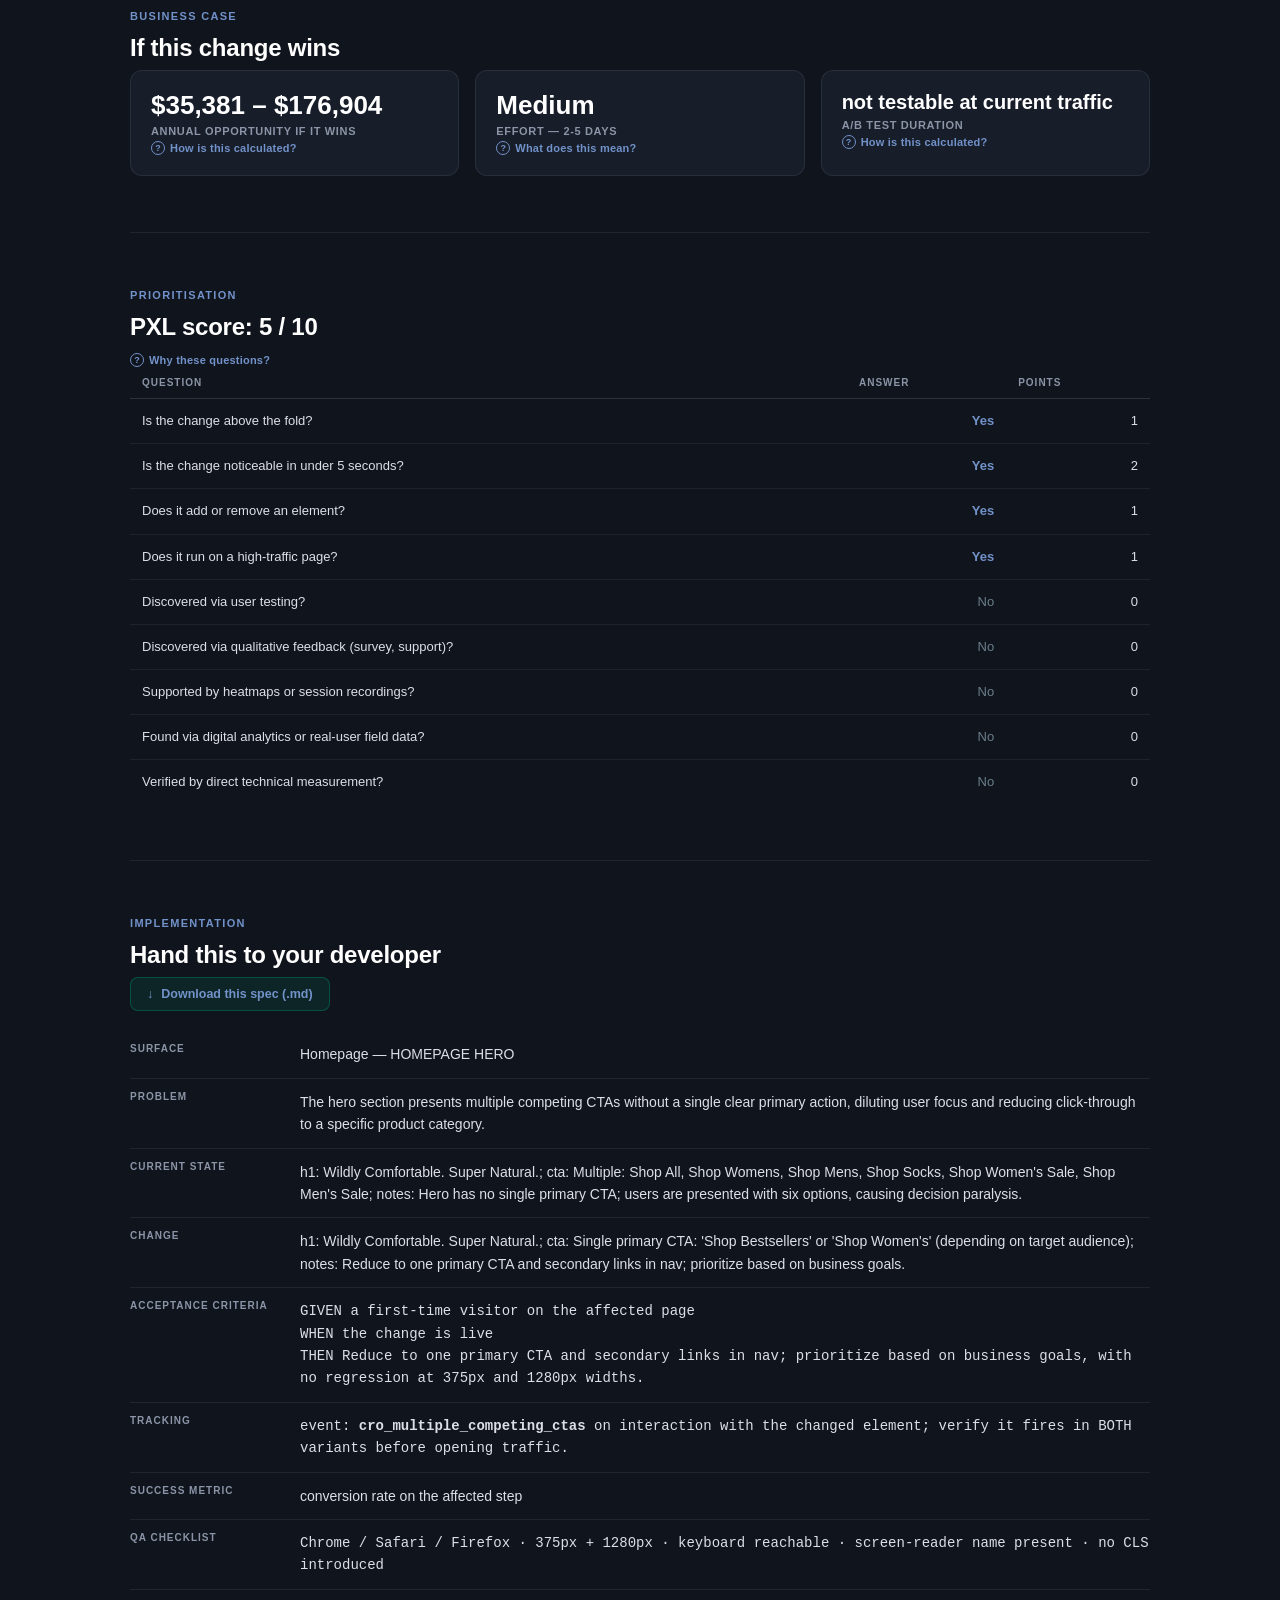
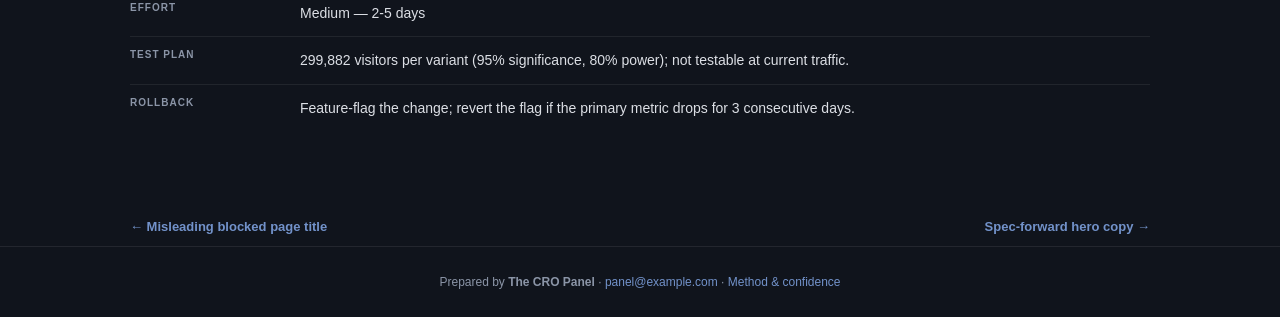
<file: finding_3_multiple_competing_ctas.html>
<!doctype html>
<html lang="en">
<head>
<meta charset="utf-8">
<meta name="viewport" content="width=device-width, initial-scale=1.0">
<title>Multiple competing CTAs — allbirds.com</title>
<link rel="stylesheet" href="cro_system.css">
<style>:root{--green:#224177;--teal:#7292ca;--navy:#10141c;--mid:#171d29;--light:#212a3b;--muted:#8b95a7;--off:#dcdfe5;}</style></head>
<body>
<header>
  <a class="logo-area" href="index.html" style="text-decoration:none">
    <div class="logo-dot">A</div>
    <div>
      <div class="logo-text">allbirds.com</div>
      <div class="logo-sub">CRO Recommendations — August 2026</div>
    </div>
  </a>
  <nav class="nav"><a href="index.html">Overview</a><a href="roadmap.html">Roadmap</a><a href="technical.html">Technical</a><a href="appendix.html">Findings</a><a href="methodology.html">Method</a></nav>
</header>

<div class="wrap">
  <div class="finding-head">
    <div class="badge-row">
      <span class="rank-chip rank-high">3</span>
      <span class="badge badge-high">High</span>
      <span class="badge badge-effort">Homepage</span>
      
    </div>
    <h1>Multiple competing CTAs</h1>
    <p class="thesis">The hero section presents multiple competing CTAs without a single clear primary action, diluting user focus and reducing click-through to a specific product category.</p>
  </div>
  
  <div class="section" style="padding-top:0;border-top:none">
    <div class="split">
      <div class="col">
        <div class="label-bar label-current">CURRENT — Six competing CTAs</div>
        <div class="shotwrap shot-window"><img class="shot" src="shot_home.png" alt="Screenshot of the current page" loading="lazy"><div class="shot-tag"><strong>⚠ Multiple competing CTAs</strong>The hero presents six competing CTAs, each vying for the user&#x27;s attention. This creates decision paralysis, as users are overwhelmed by too many options and may choose none. The la</div></div>
      </div>
      <div class="divider"></div>
      <div class="col">
        <div class="label-bar label-recommended">RECOMMENDED — Single primary CTA</div>
        <div class="diff-chips"><span class="chip">One CTA instead of six</span><span class="chip">Remove secondary buttons</span><span class="chip">Add win callout</span></div><div class="rec-stage" style="background-image:url('shot_home.png')"><div class="rec-dim"></div><div class="rec-card"><div class="surface"><div class="eyebrow">Homepage Hero</div><h1>Wildly Comfortable. Super Natural.</h1><p>Shop our bestsellers.</p><span class="btn-primary">Shop Bestsellers</span><div class="win-callout"><strong>✓ Single focus</strong>One primary CTA guides users to a clear next step.</div></div></div></div>
        <div class="annotation good"><strong>Fix</strong>Reduce the hero to a single primary CTA, &#x27;Shop Bestsellers&#x27;, which aligns with the brand&#x27;s goal of showcasing popular products. Secondary links can be moved to the navigation to declutter the hero and provide a clear, singular path for users. This simplification focuses user attention and improves click-through rates.</div>
      </div>
    </div>
  </div>
  
<div class="section">
  <div class="eyebrow-label">Evidence</div>
  <h2 class="section-title">Observed on the live site </h2>
  <div class="agreement">✓ Flagged independently by 1 of 7 analysts</div>
  <ul class="evidence-list"><li>CTAs listed: &#x27;Shop All&#x27;, &#x27;Shop Womens&#x27;, &#x27;Shop Mens&#x27;, &#x27;Shop Socks&#x27;, &#x27;Shop Women&#x27;s Sale&#x27;, &#x27;Shop Men&#x27;s Sale&#x27; in the hero area</li><li>H1: &#x27;Wildly Comfortable. Super Natural.&#x27;</li></ul>
</div>
  
<div class="section">
  <div class="eyebrow-label">Business case</div>
  <h2 class="section-title">If this change wins</h2>
  <div class="tiles" style="grid-template-columns:repeat(3,1fr)">
    <div class="tile">
      <div class="tval">$35,381 – $176,904</div>
      <div class="tlabel">annual opportunity if it wins</div>
      <button class="explain" data-m="size-3">How is this calculated?</button>
    </div>
    <div class="tile">
      <div class="tval">Medium</div>
      <div class="tlabel">Effort — 2-5 days</div>
      <button class="explain" data-m="eff-3">What does this mean?</button>
    </div>
    <div class="tile">
      <div class="tval" style="font-size:20px">not testable at current traffic</div>
      <div class="tlabel">A/B test duration</div>
      <button class="explain" data-m="test-3">How is this calculated?</button>
    </div>
  </div>
</div>
  
<div class="section">
  <div class="eyebrow-label">Prioritisation</div>
  <h2 class="section-title">PXL score: 5 / 10</h2>
  <button class="explain" data-m="pxl-3">Why these questions?</button>
  <div class="tscroll"><table class="dtable">
    <thead><tr><th>Question</th><th class="num">Answer</th><th class="num">Points</th></tr></thead>
    <tbody><tr><td>Is the change above the fold?</td><td class="num yes">Yes</td><td class="num">1</td></tr><tr><td>Is the change noticeable in under 5 seconds?</td><td class="num yes">Yes</td><td class="num">2</td></tr><tr><td>Does it add or remove an element?</td><td class="num yes">Yes</td><td class="num">1</td></tr><tr><td>Does it run on a high-traffic page?</td><td class="num yes">Yes</td><td class="num">1</td></tr><tr><td>Discovered via user testing?</td><td class="num no">No</td><td class="num">0</td></tr><tr><td>Discovered via qualitative feedback (survey, support)?</td><td class="num no">No</td><td class="num">0</td></tr><tr><td>Supported by heatmaps or session recordings?</td><td class="num no">No</td><td class="num">0</td></tr><tr><td>Found via digital analytics or real-user field data?</td><td class="num no">No</td><td class="num">0</td></tr><tr><td>Verified by direct technical measurement?</td><td class="num no">No</td><td class="num">0</td></tr></tbody>
  </table></div>
</div>
  
<div class="section">
  <div class="eyebrow-label">Implementation</div>
  <h2 class="section-title">Hand this to your developer</h2>
  <div class="dl-row" style="margin:0 0 20px">
    <a class="btn-dl" href="dev_spec_3_multiple_competing_ctas.md" download>Download this spec (.md)</a>
  </div>
  <dl class="spec">
    <dt>Surface</dt><dd>Homepage — HOMEPAGE HERO</dd>
    <dt>Problem</dt><dd>The hero section presents multiple competing CTAs without a single clear primary action, diluting user focus and reducing click-through to a specific product category.</dd>
    <dt>Current state</dt><dd>h1: Wildly Comfortable. Super Natural.; cta: Multiple: Shop All, Shop Womens, Shop Mens, Shop Socks, Shop Women&#x27;s Sale, Shop Men&#x27;s Sale; notes: Hero has no single primary CTA; users are presented with six options, causing decision paralysis.</dd>
    <dt>Change</dt><dd>h1: Wildly Comfortable. Super Natural.; cta: Single primary CTA: &#x27;Shop Bestsellers&#x27; or &#x27;Shop Women&#x27;s&#x27; (depending on target audience); notes: Reduce to one primary CTA and secondary links in nav; prioritize based on business goals.</dd>
    <dt>Acceptance criteria</dt><dd class="mono">GIVEN a first-time visitor on the affected page<br>
      WHEN the change is live<br>
      THEN Reduce to one primary CTA and secondary links in nav; prioritize based on business goals,
      with no regression at 375px and 1280px widths.</dd>
    <dt>Tracking</dt><dd class="mono">event: <strong>cro_multiple_competing_ctas</strong> on interaction with the
      changed element; verify it fires in BOTH variants before opening traffic.</dd>
    <dt>Success metric</dt><dd>conversion rate on the affected step</dd>
    <dt>QA checklist</dt><dd class="mono">Chrome / Safari / Firefox · 375px + 1280px ·
      keyboard reachable · screen-reader name present · no CLS introduced</dd>
    <dt>Effort</dt><dd>Medium —
      2-5 days</dd>
    <dt>Test plan</dt><dd>299,882 visitors per variant
      (95% significance, 80% power);
      not testable at current traffic.</dd>
    <dt>Rollback</dt><dd>Feature-flag the change; revert the flag if the primary metric
      drops for 3 consecutive days.</dd>
  </dl>
</div>
  <div class="pager"><a href="finding_2_misleading_blocked_page_title.html">← Misleading blocked page title</a><a href="finding_4_spec_forward_hero_copy.html">Spec-forward hero copy →</a></div>
</div>
<div class="footer">
  Prepared by <strong>The CRO Panel</strong> · <a href="mailto:panel@example.com">panel@example.com</a> · <a href="methodology.html">Method &amp; confidence</a>
</div>
<div class="modal-overlay" id="modal-root"><div class="modal-box"></div></div>
<template id="m-size-3"><h3>How this range is calculated</h3><p>Result: <strong>$35,381 – $176,904 / yr</strong></p><div class="formula">annual visits × baseline conversion × relative lift × order value
= 2,160,000 annual visits x 2.10% conversion x 1.0-5.0% relative lift x $78 order value</div><p>The 1.0–5.0% relative-lift band is an assumption bounded by severity (High), not a prediction.</p><p><strong>Why the range is conservative:</strong> Across 127,000 experiments, 12% produced a statistically significant improvement on the primary metric; a healthy programme win rate is 10-30%. Winning tests also overstate their true effect, so treat this as the prize if the change works — never expected revenue.</p></template><template id="m-eff-3"><h3>How effort is estimated</h3><table><tr><th>Bracket</th><th>Days</th><th>Typical scope</th></tr><tr><td>Low</td><td class='num'>0.5–2</td><td>copy, colour, labels, image swaps</td></tr><tr><td>Medium</td><td class='num'>2–5</td><td>layout shifts, form changes, new modules</td></tr><tr><td>High</td><td class='num'>5+</td><td>personalisation, funnel work, integrations</td></tr></table><p>Assigned by matching the recommended change against these scopes; the estimate is a bracket, not a quote.</p></template><template id="m-test-3"><h3>Sample size math</h3><p>Two-proportion z-test, the standard pre-test sample-size calculation:</p><div class="formula">n = [z&#8320;.&#8320;&#8322;&#8325;·√(2·p̄·(1−p̄)) + z&#8320;.&#8322;&#8320;·√(p₁(1−p₁)+p₂(1−p₂))]² / (p₁−p₂)²</div><table><tr><td>Baseline conversion</td><td class='num'>2.1%</td></tr><tr><td>Significance / power</td><td class='num'>95% / 80%</td></tr><tr><td>Sample per variant, 5.0% lift</td><td class='num'>299,882</td></tr><tr><td>Sample per variant, 1.0% lift</td><td class='num'>7,353,946</td></tr></table><p>Halving the minimum detectable effect roughly quadruples the sample required, which is why the conservative figure is so much larger.</p></template><template id="m-pxl-3"><h3>What PXL is</h3><p>PXL is CXL's prioritisation framework: binary questions instead of subjective 1–10 guesses, weighted toward evidence.</p><p>Findings discovered by inspection score zero on all four evidence questions — that is the honest signal, not a defect. Findings verified by direct measurement earn the extension point and, where real-user field data is involved, the analytics point.</p><p>The full rubric is on the <a href="methodology.html" style="color:var(--teal)">method page</a>.</p></template><script>
(function(){
  var root=document.getElementById('modal-root');
  function close(){root.classList.remove('open');}
  document.addEventListener('click',function(e){
    var b=e.target.closest('[data-m]');
    if(b){var t=document.getElementById('m-'+b.getAttribute('data-m'));
      if(t){root.querySelector('.modal-box').innerHTML=
        '<button class="modal-close" aria-label="Close">\u00d7</button>'+t.innerHTML;
        root.classList.add('open');}return;}
    if(e.target.closest('.modal-close')||e.target===root)close();
  });
  document.addEventListener('keydown',function(e){if(e.key==='Escape')close();});
  function scale(){
    document.querySelectorAll('.card-preview .preview-inner').forEach(function(el){
      var w=el.parentElement.clientWidth;if(!w)return;
      var s=w/1280;el.style.transform='scale('+s+')';
      el.parentElement.style.height=Math.round(514*s)+'px';});
  }
  scale();window.addEventListener('resize',scale);
})();
</script>
</body>
</html>
</file>
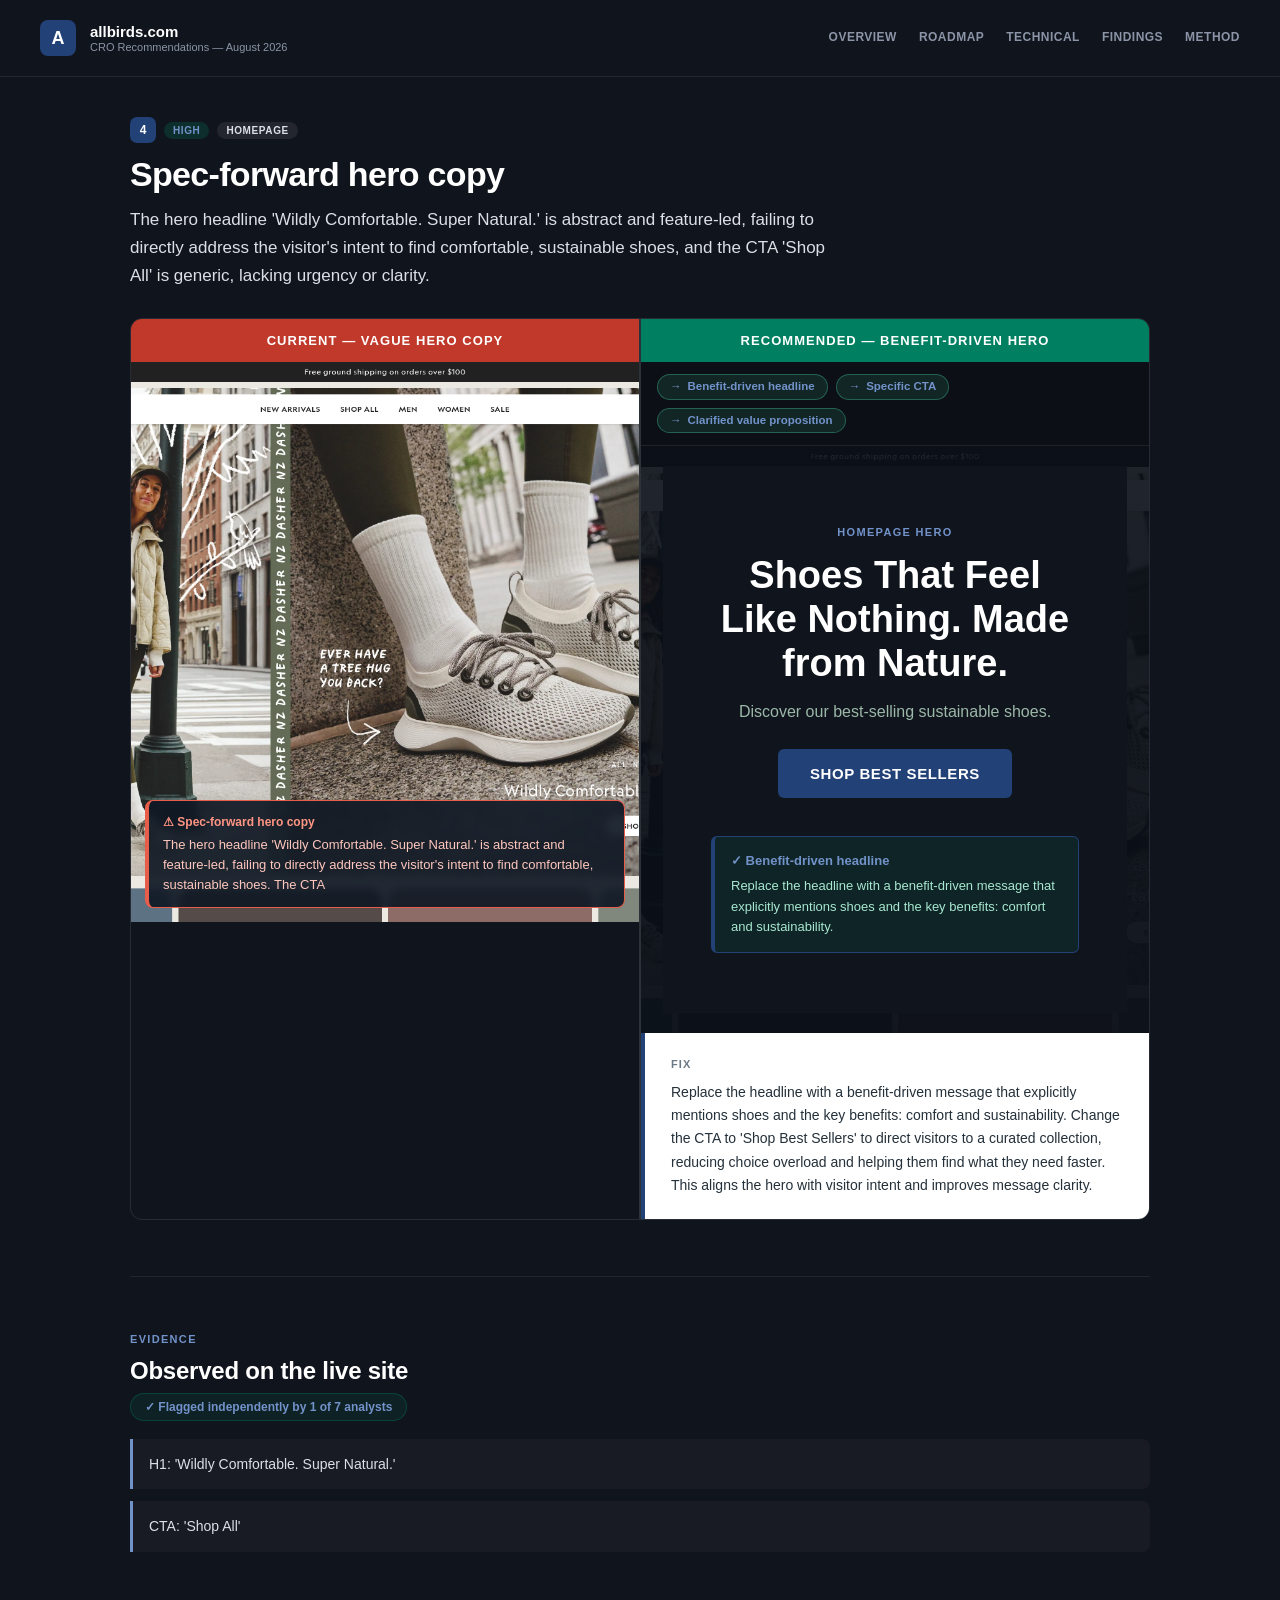
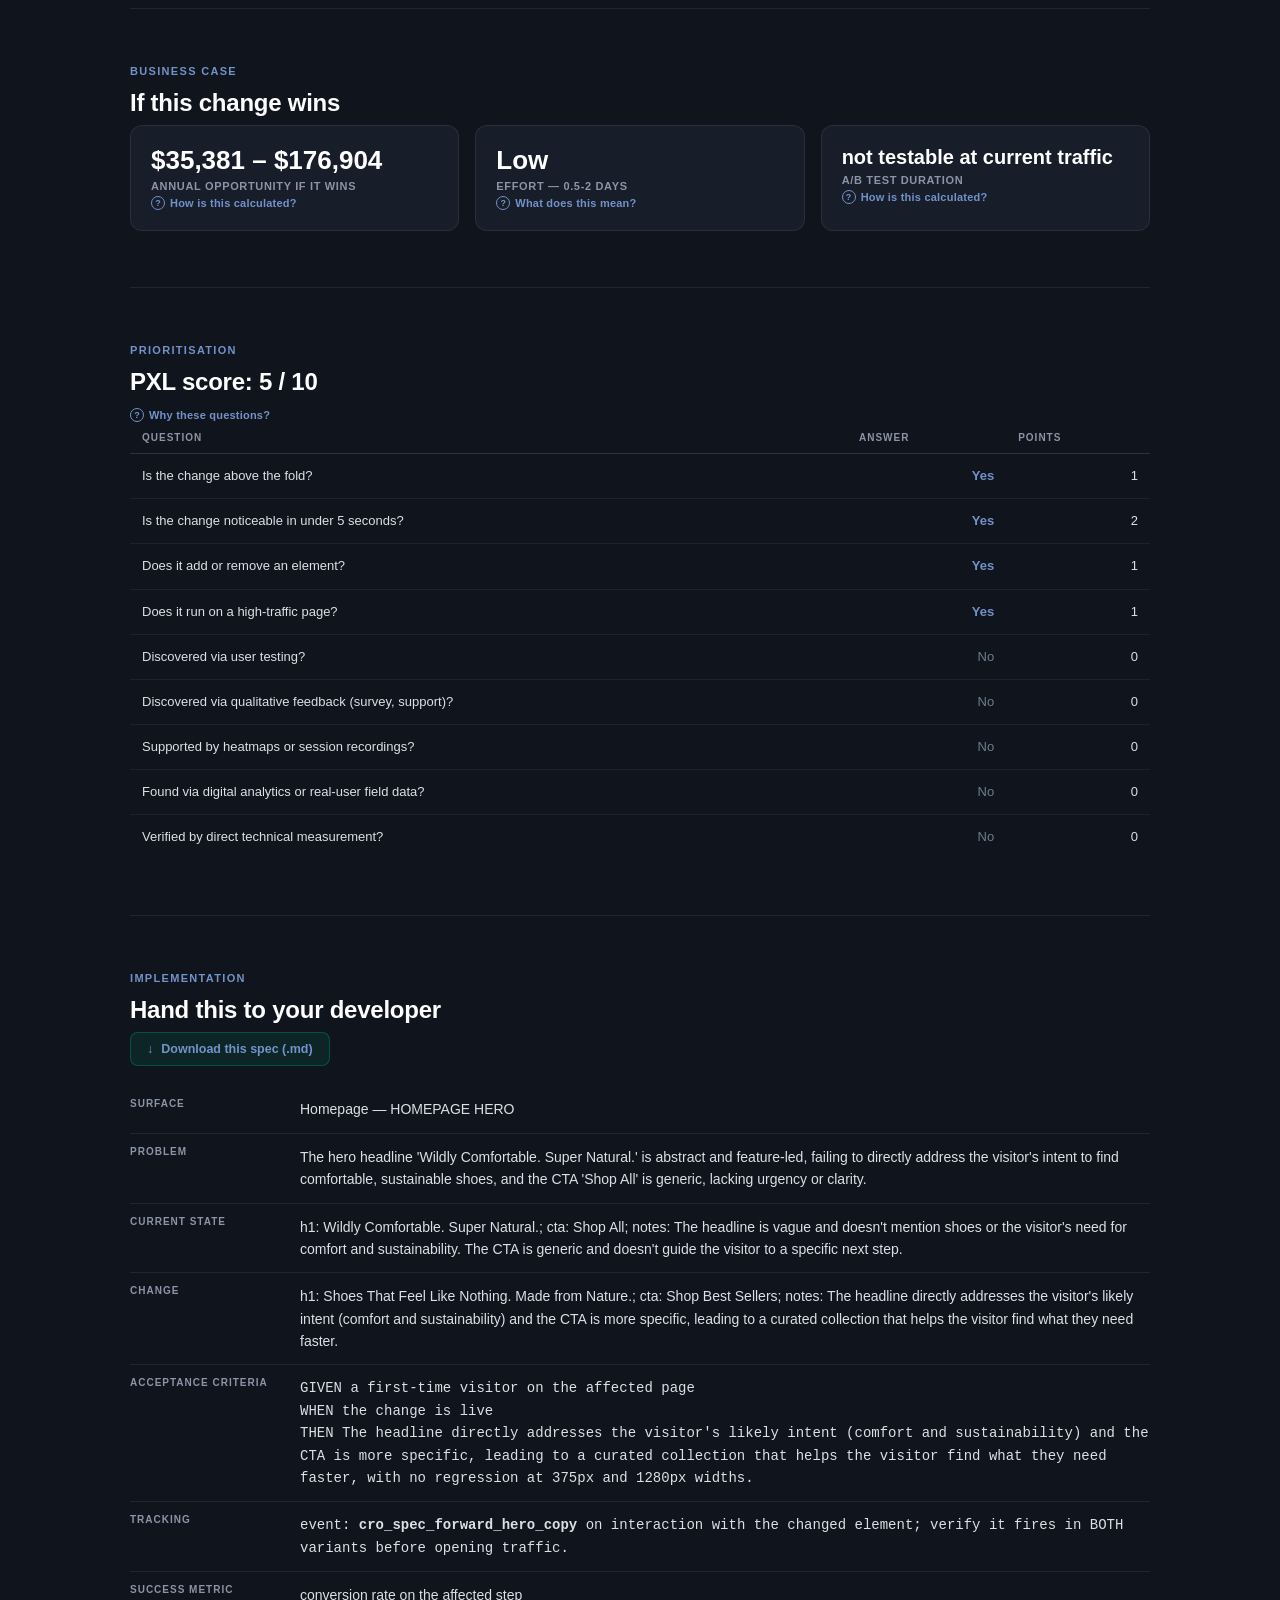
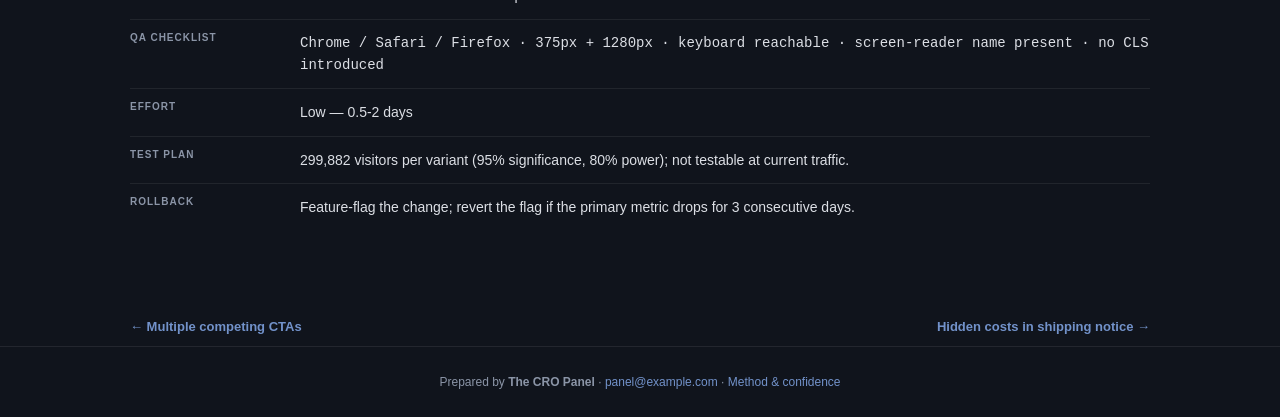
<file: finding_4_spec_forward_hero_copy.html>
<!doctype html>
<html lang="en">
<head>
<meta charset="utf-8">
<meta name="viewport" content="width=device-width, initial-scale=1.0">
<title>Spec-forward hero copy — allbirds.com</title>
<link rel="stylesheet" href="cro_system.css">
<style>:root{--green:#224177;--teal:#7292ca;--navy:#10141c;--mid:#171d29;--light:#212a3b;--muted:#8b95a7;--off:#dcdfe5;}</style></head>
<body>
<header>
  <a class="logo-area" href="index.html" style="text-decoration:none">
    <div class="logo-dot">A</div>
    <div>
      <div class="logo-text">allbirds.com</div>
      <div class="logo-sub">CRO Recommendations — August 2026</div>
    </div>
  </a>
  <nav class="nav"><a href="index.html">Overview</a><a href="roadmap.html">Roadmap</a><a href="technical.html">Technical</a><a href="appendix.html">Findings</a><a href="methodology.html">Method</a></nav>
</header>

<div class="wrap">
  <div class="finding-head">
    <div class="badge-row">
      <span class="rank-chip rank-high">4</span>
      <span class="badge badge-high">High</span>
      <span class="badge badge-effort">Homepage</span>
      
    </div>
    <h1>Spec-forward hero copy</h1>
    <p class="thesis">The hero headline &#x27;Wildly Comfortable. Super Natural.&#x27; is abstract and feature-led, failing to directly address the visitor&#x27;s intent to find comfortable, sustainable shoes, and the CTA &#x27;Shop All&#x27; is generic, lacking urgency or clarity.</p>
  </div>
  
  <div class="section" style="padding-top:0;border-top:none">
    <div class="split">
      <div class="col">
        <div class="label-bar label-current">CURRENT — Vague hero copy</div>
        <div class="shotwrap shot-window"><img class="shot" src="shot_home.png" alt="Screenshot of the current page" loading="lazy"><div class="shot-tag"><strong>⚠ Spec-forward hero copy</strong>The hero headline &#x27;Wildly Comfortable. Super Natural.&#x27; is abstract and feature-led, failing to directly address the visitor&#x27;s intent to find comfortable, sustainable shoes. The CTA</div></div>
      </div>
      <div class="divider"></div>
      <div class="col">
        <div class="label-bar label-recommended">RECOMMENDED — Benefit-driven hero</div>
        <div class="diff-chips"><span class="chip">Benefit-driven headline</span><span class="chip">Specific CTA</span><span class="chip">Clarified value proposition</span></div><div class="rec-stage" style="background-image:url('shot_home.png')"><div class="rec-dim"></div><div class="rec-card"><div class="surface"><div class="eyebrow">Homepage Hero</div><h1>Shoes That Feel Like Nothing. Made from Nature.</h1><p>Discover our best-selling sustainable shoes.</p><span class="btn-primary">Shop Best Sellers</span><div class="win-callout"><strong>✓ Benefit-driven headline</strong>Replace the headline with a benefit-driven message that explicitly mentions shoes and the key benefits: comfort and sustainability.</div></div></div></div>
        <div class="annotation good"><strong>Fix</strong>Replace the headline with a benefit-driven message that explicitly mentions shoes and the key benefits: comfort and sustainability. Change the CTA to &#x27;Shop Best Sellers&#x27; to direct visitors to a curated collection, reducing choice overload and helping them find what they need faster. This aligns the hero with visitor intent and improves message clarity.</div>
      </div>
    </div>
  </div>
  
<div class="section">
  <div class="eyebrow-label">Evidence</div>
  <h2 class="section-title">Observed on the live site </h2>
  <div class="agreement">✓ Flagged independently by 1 of 7 analysts</div>
  <ul class="evidence-list"><li>H1: &#x27;Wildly Comfortable. Super Natural.&#x27;</li><li>CTA: &#x27;Shop All&#x27;</li></ul>
</div>
  
<div class="section">
  <div class="eyebrow-label">Business case</div>
  <h2 class="section-title">If this change wins</h2>
  <div class="tiles" style="grid-template-columns:repeat(3,1fr)">
    <div class="tile">
      <div class="tval">$35,381 – $176,904</div>
      <div class="tlabel">annual opportunity if it wins</div>
      <button class="explain" data-m="size-4">How is this calculated?</button>
    </div>
    <div class="tile">
      <div class="tval">Low</div>
      <div class="tlabel">Effort — 0.5-2 days</div>
      <button class="explain" data-m="eff-4">What does this mean?</button>
    </div>
    <div class="tile">
      <div class="tval" style="font-size:20px">not testable at current traffic</div>
      <div class="tlabel">A/B test duration</div>
      <button class="explain" data-m="test-4">How is this calculated?</button>
    </div>
  </div>
</div>
  
<div class="section">
  <div class="eyebrow-label">Prioritisation</div>
  <h2 class="section-title">PXL score: 5 / 10</h2>
  <button class="explain" data-m="pxl-4">Why these questions?</button>
  <div class="tscroll"><table class="dtable">
    <thead><tr><th>Question</th><th class="num">Answer</th><th class="num">Points</th></tr></thead>
    <tbody><tr><td>Is the change above the fold?</td><td class="num yes">Yes</td><td class="num">1</td></tr><tr><td>Is the change noticeable in under 5 seconds?</td><td class="num yes">Yes</td><td class="num">2</td></tr><tr><td>Does it add or remove an element?</td><td class="num yes">Yes</td><td class="num">1</td></tr><tr><td>Does it run on a high-traffic page?</td><td class="num yes">Yes</td><td class="num">1</td></tr><tr><td>Discovered via user testing?</td><td class="num no">No</td><td class="num">0</td></tr><tr><td>Discovered via qualitative feedback (survey, support)?</td><td class="num no">No</td><td class="num">0</td></tr><tr><td>Supported by heatmaps or session recordings?</td><td class="num no">No</td><td class="num">0</td></tr><tr><td>Found via digital analytics or real-user field data?</td><td class="num no">No</td><td class="num">0</td></tr><tr><td>Verified by direct technical measurement?</td><td class="num no">No</td><td class="num">0</td></tr></tbody>
  </table></div>
</div>
  
<div class="section">
  <div class="eyebrow-label">Implementation</div>
  <h2 class="section-title">Hand this to your developer</h2>
  <div class="dl-row" style="margin:0 0 20px">
    <a class="btn-dl" href="dev_spec_4_spec_forward_hero_copy.md" download>Download this spec (.md)</a>
  </div>
  <dl class="spec">
    <dt>Surface</dt><dd>Homepage — HOMEPAGE HERO</dd>
    <dt>Problem</dt><dd>The hero headline &#x27;Wildly Comfortable. Super Natural.&#x27; is abstract and feature-led, failing to directly address the visitor&#x27;s intent to find comfortable, sustainable shoes, and the CTA &#x27;Shop All&#x27; is generic, lacking urgency or clarity.</dd>
    <dt>Current state</dt><dd>h1: Wildly Comfortable. Super Natural.; cta: Shop All; notes: The headline is vague and doesn&#x27;t mention shoes or the visitor&#x27;s need for comfort and sustainability. The CTA is generic and doesn&#x27;t guide the visitor to a specific next step.</dd>
    <dt>Change</dt><dd>h1: Shoes That Feel Like Nothing. Made from Nature.; cta: Shop Best Sellers; notes: The headline directly addresses the visitor&#x27;s likely intent (comfort and sustainability) and the CTA is more specific, leading to a curated collection that helps the visitor find what they need faster.</dd>
    <dt>Acceptance criteria</dt><dd class="mono">GIVEN a first-time visitor on the affected page<br>
      WHEN the change is live<br>
      THEN The headline directly addresses the visitor&#x27;s likely intent (comfort and sustainability) and the CTA is more specific, leading to a curated collection that helps the visitor find what they need faster,
      with no regression at 375px and 1280px widths.</dd>
    <dt>Tracking</dt><dd class="mono">event: <strong>cro_spec_forward_hero_copy</strong> on interaction with the
      changed element; verify it fires in BOTH variants before opening traffic.</dd>
    <dt>Success metric</dt><dd>conversion rate on the affected step</dd>
    <dt>QA checklist</dt><dd class="mono">Chrome / Safari / Firefox · 375px + 1280px ·
      keyboard reachable · screen-reader name present · no CLS introduced</dd>
    <dt>Effort</dt><dd>Low —
      0.5-2 days</dd>
    <dt>Test plan</dt><dd>299,882 visitors per variant
      (95% significance, 80% power);
      not testable at current traffic.</dd>
    <dt>Rollback</dt><dd>Feature-flag the change; revert the flag if the primary metric
      drops for 3 consecutive days.</dd>
  </dl>
</div>
  <div class="pager"><a href="finding_3_multiple_competing_ctas.html">← Multiple competing CTAs</a><a href="finding_5_hidden_costs_in_shipping_notice.html">Hidden costs in shipping notice →</a></div>
</div>
<div class="footer">
  Prepared by <strong>The CRO Panel</strong> · <a href="mailto:panel@example.com">panel@example.com</a> · <a href="methodology.html">Method &amp; confidence</a>
</div>
<div class="modal-overlay" id="modal-root"><div class="modal-box"></div></div>
<template id="m-size-4"><h3>How this range is calculated</h3><p>Result: <strong>$35,381 – $176,904 / yr</strong></p><div class="formula">annual visits × baseline conversion × relative lift × order value
= 2,160,000 annual visits x 2.10% conversion x 1.0-5.0% relative lift x $78 order value</div><p>The 1.0–5.0% relative-lift band is an assumption bounded by severity (High), not a prediction.</p><p><strong>Why the range is conservative:</strong> Across 127,000 experiments, 12% produced a statistically significant improvement on the primary metric; a healthy programme win rate is 10-30%. Winning tests also overstate their true effect, so treat this as the prize if the change works — never expected revenue.</p></template><template id="m-eff-4"><h3>How effort is estimated</h3><table><tr><th>Bracket</th><th>Days</th><th>Typical scope</th></tr><tr><td>Low</td><td class='num'>0.5–2</td><td>copy, colour, labels, image swaps</td></tr><tr><td>Medium</td><td class='num'>2–5</td><td>layout shifts, form changes, new modules</td></tr><tr><td>High</td><td class='num'>5+</td><td>personalisation, funnel work, integrations</td></tr></table><p>Assigned by matching the recommended change against these scopes; the estimate is a bracket, not a quote.</p></template><template id="m-test-4"><h3>Sample size math</h3><p>Two-proportion z-test, the standard pre-test sample-size calculation:</p><div class="formula">n = [z&#8320;.&#8320;&#8322;&#8325;·√(2·p̄·(1−p̄)) + z&#8320;.&#8322;&#8320;·√(p₁(1−p₁)+p₂(1−p₂))]² / (p₁−p₂)²</div><table><tr><td>Baseline conversion</td><td class='num'>2.1%</td></tr><tr><td>Significance / power</td><td class='num'>95% / 80%</td></tr><tr><td>Sample per variant, 5.0% lift</td><td class='num'>299,882</td></tr><tr><td>Sample per variant, 1.0% lift</td><td class='num'>7,353,946</td></tr></table><p>Halving the minimum detectable effect roughly quadruples the sample required, which is why the conservative figure is so much larger.</p></template><template id="m-pxl-4"><h3>What PXL is</h3><p>PXL is CXL's prioritisation framework: binary questions instead of subjective 1–10 guesses, weighted toward evidence.</p><p>Findings discovered by inspection score zero on all four evidence questions — that is the honest signal, not a defect. Findings verified by direct measurement earn the extension point and, where real-user field data is involved, the analytics point.</p><p>The full rubric is on the <a href="methodology.html" style="color:var(--teal)">method page</a>.</p></template><script>
(function(){
  var root=document.getElementById('modal-root');
  function close(){root.classList.remove('open');}
  document.addEventListener('click',function(e){
    var b=e.target.closest('[data-m]');
    if(b){var t=document.getElementById('m-'+b.getAttribute('data-m'));
      if(t){root.querySelector('.modal-box').innerHTML=
        '<button class="modal-close" aria-label="Close">\u00d7</button>'+t.innerHTML;
        root.classList.add('open');}return;}
    if(e.target.closest('.modal-close')||e.target===root)close();
  });
  document.addEventListener('keydown',function(e){if(e.key==='Escape')close();});
  function scale(){
    document.querySelectorAll('.card-preview .preview-inner').forEach(function(el){
      var w=el.parentElement.clientWidth;if(!w)return;
      var s=w/1280;el.style.transform='scale('+s+')';
      el.parentElement.style.height=Math.round(514*s)+'px';});
  }
  scale();window.addEventListener('resize',scale);
})();
</script>
</body>
</html>
</file>
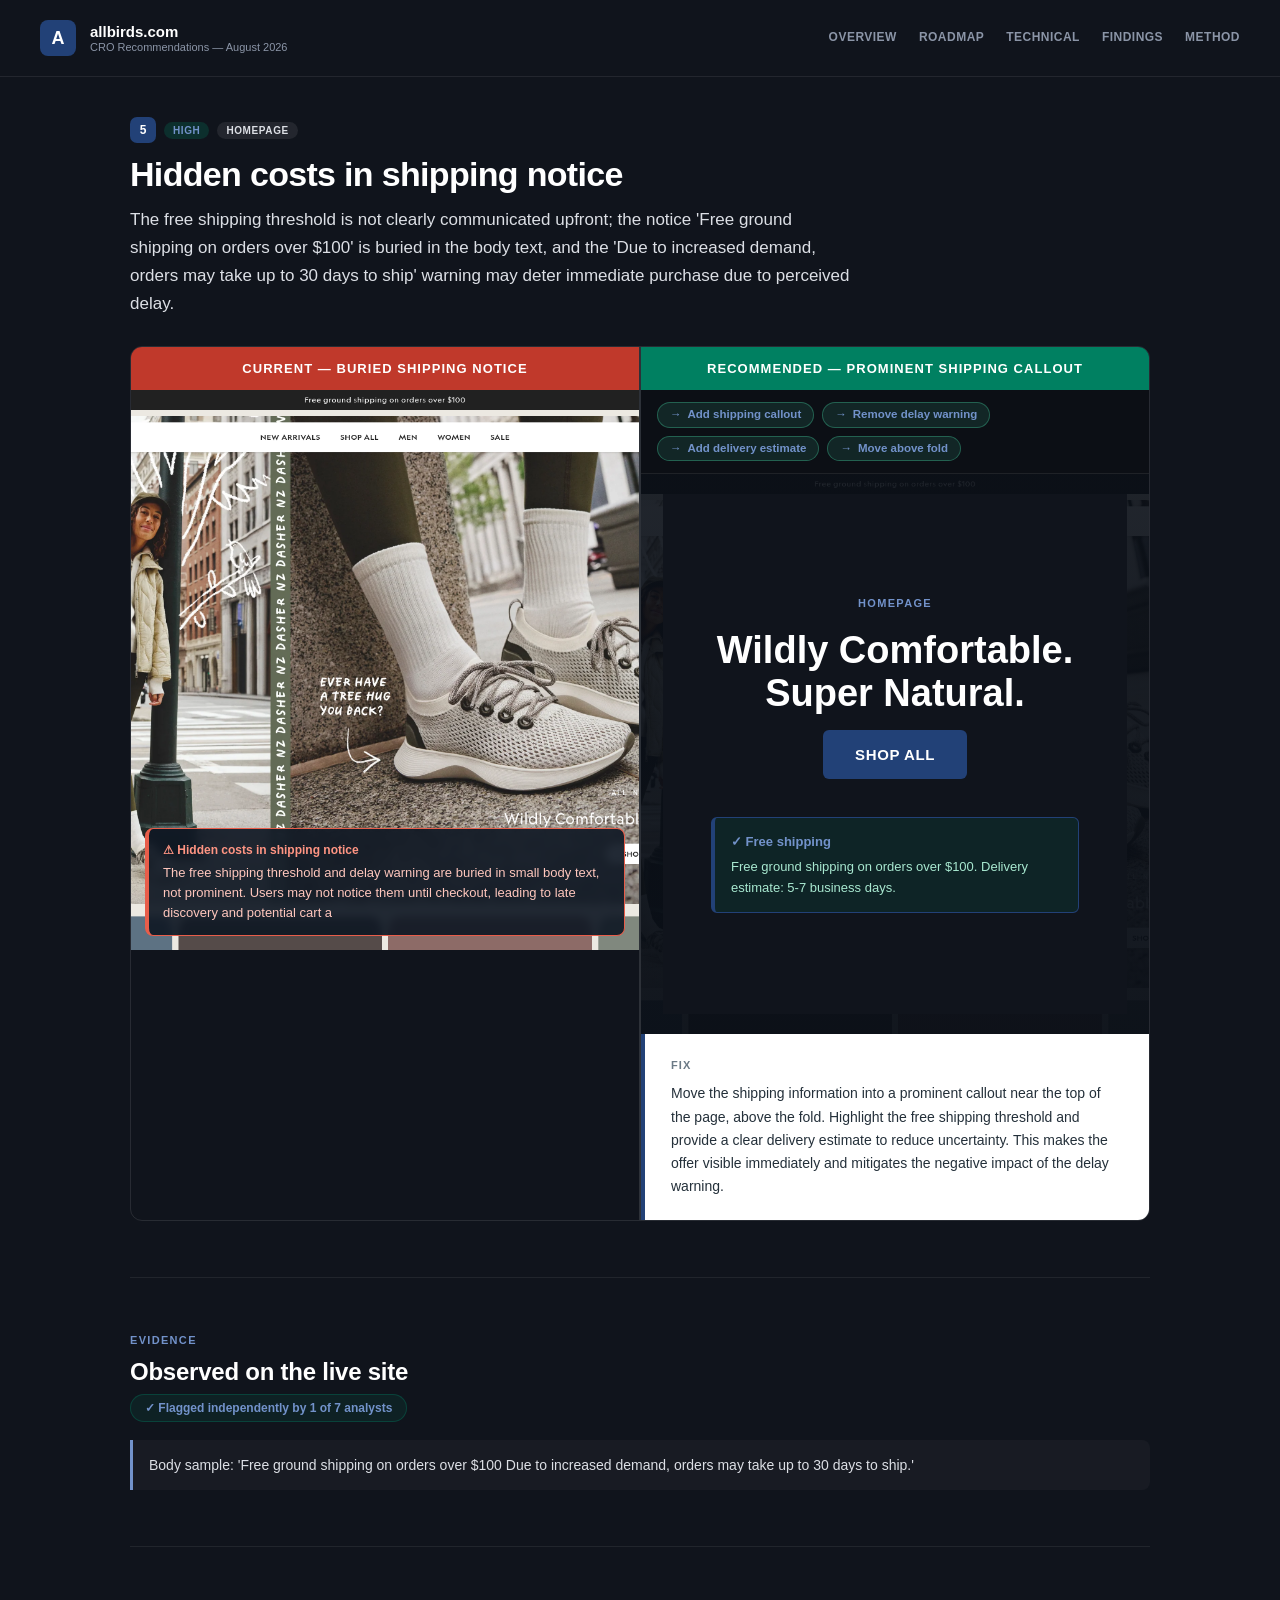
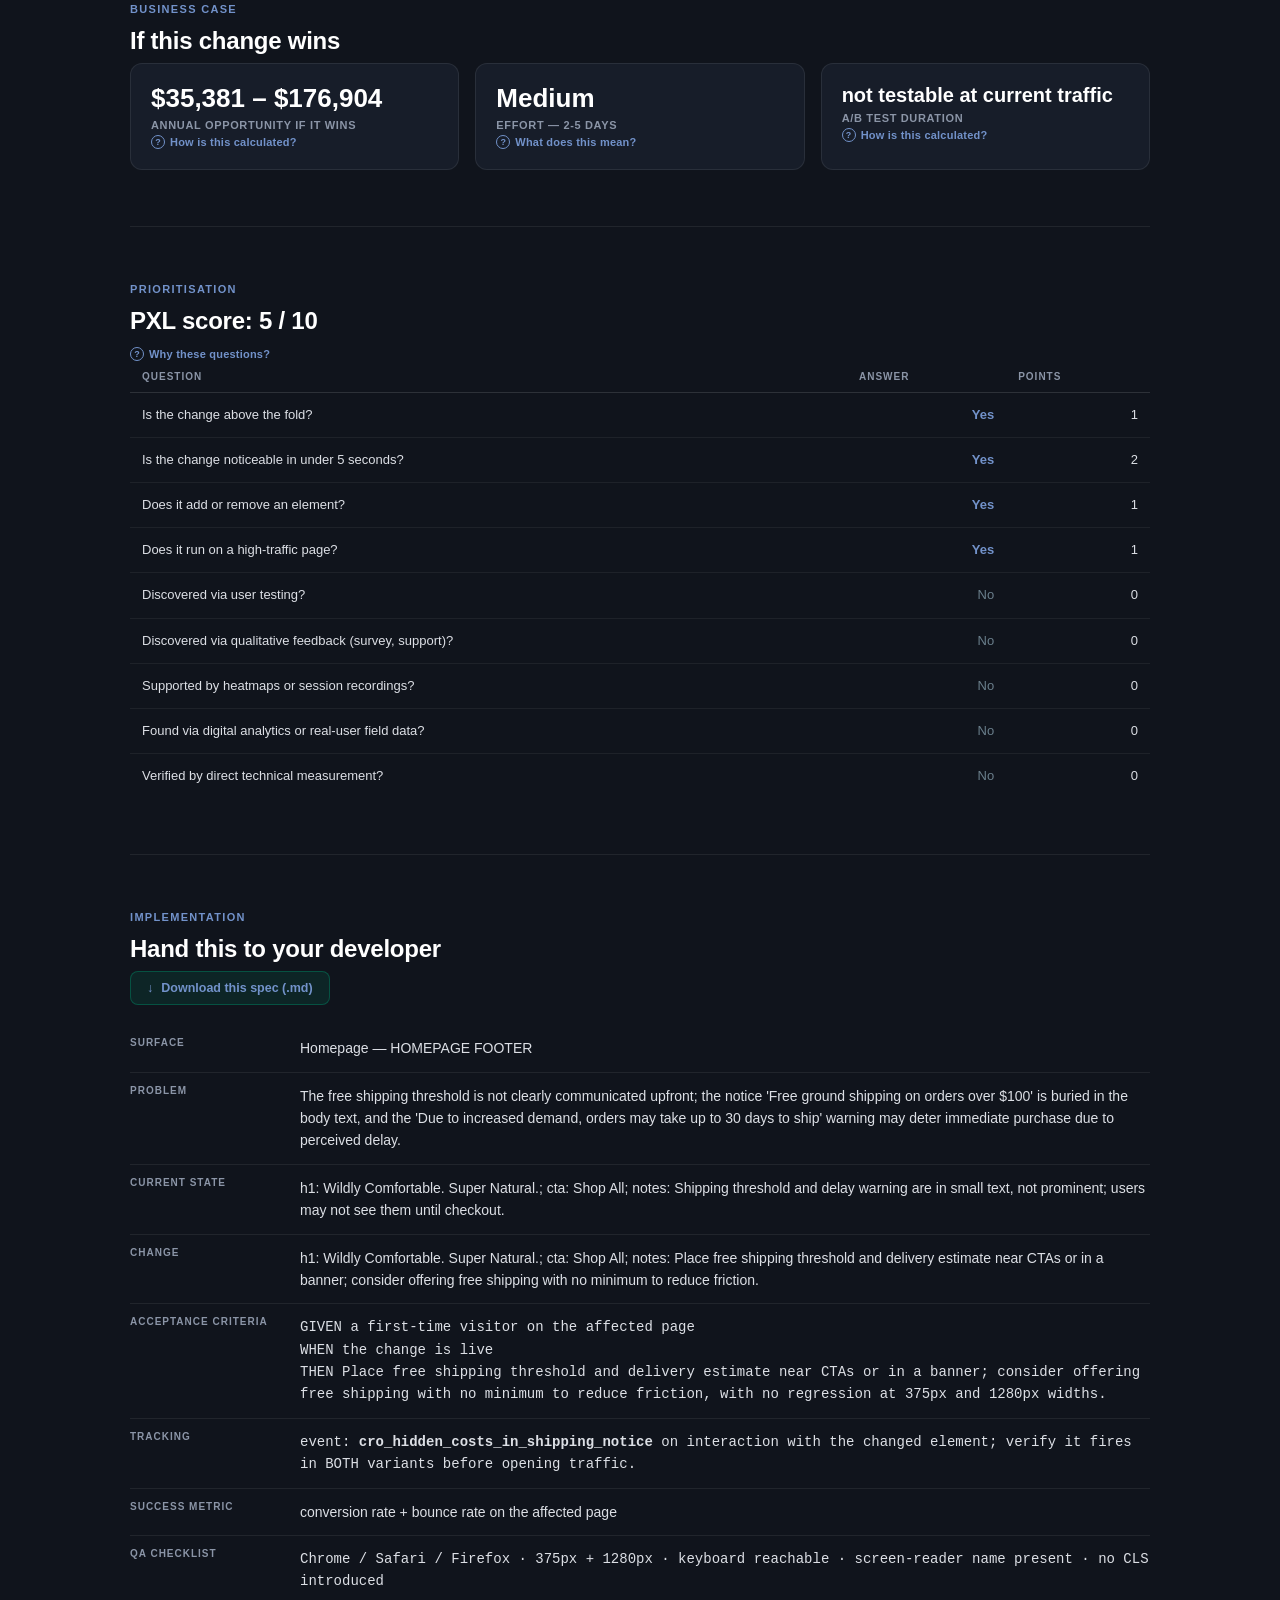
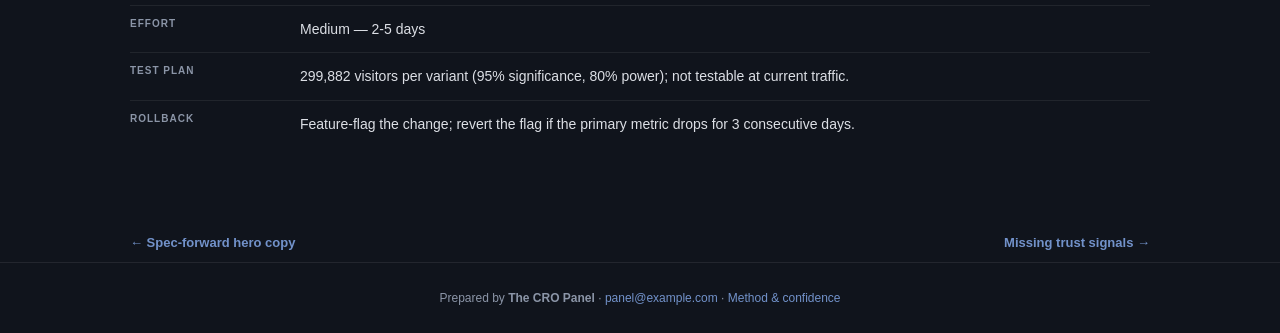
<file: finding_5_hidden_costs_in_shipping_notice.html>
<!doctype html>
<html lang="en">
<head>
<meta charset="utf-8">
<meta name="viewport" content="width=device-width, initial-scale=1.0">
<title>Hidden costs in shipping notice — allbirds.com</title>
<link rel="stylesheet" href="cro_system.css">
<style>:root{--green:#224177;--teal:#7292ca;--navy:#10141c;--mid:#171d29;--light:#212a3b;--muted:#8b95a7;--off:#dcdfe5;}</style></head>
<body>
<header>
  <a class="logo-area" href="index.html" style="text-decoration:none">
    <div class="logo-dot">A</div>
    <div>
      <div class="logo-text">allbirds.com</div>
      <div class="logo-sub">CRO Recommendations — August 2026</div>
    </div>
  </a>
  <nav class="nav"><a href="index.html">Overview</a><a href="roadmap.html">Roadmap</a><a href="technical.html">Technical</a><a href="appendix.html">Findings</a><a href="methodology.html">Method</a></nav>
</header>

<div class="wrap">
  <div class="finding-head">
    <div class="badge-row">
      <span class="rank-chip rank-high">5</span>
      <span class="badge badge-high">High</span>
      <span class="badge badge-effort">Homepage</span>
      
    </div>
    <h1>Hidden costs in shipping notice</h1>
    <p class="thesis">The free shipping threshold is not clearly communicated upfront; the notice &#x27;Free ground shipping on orders over $100&#x27; is buried in the body text, and the &#x27;Due to increased demand, orders may take up to 30 days to ship&#x27; warning may deter immediate purchase due to perceived delay.</p>
  </div>
  
  <div class="section" style="padding-top:0;border-top:none">
    <div class="split">
      <div class="col">
        <div class="label-bar label-current">CURRENT — Buried shipping notice</div>
        <div class="shotwrap shot-window"><img class="shot" src="shot_home.png" alt="Screenshot of the current page" loading="lazy"><div class="shot-tag"><strong>⚠ Hidden costs in shipping notice</strong>The free shipping threshold and delay warning are buried in small body text, not prominent. Users may not notice them until checkout, leading to late discovery and potential cart a</div></div>
      </div>
      <div class="divider"></div>
      <div class="col">
        <div class="label-bar label-recommended">RECOMMENDED — Prominent shipping callout</div>
        <div class="diff-chips"><span class="chip">Add shipping callout</span><span class="chip">Remove delay warning</span><span class="chip">Add delivery estimate</span><span class="chip">Move above fold</span></div><div class="rec-stage" style="background-image:url('shot_home.png')"><div class="rec-dim"></div><div class="rec-card"><div class="surface"><p class="eyebrow">Homepage</p><h1>Wildly Comfortable. Super Natural.</h1><span class="btn-primary">Shop All</span><div class="win-callout"><strong>✓ Free shipping</strong>Free ground shipping on orders over $100. Delivery estimate: 5-7 business days.</div></div></div></div>
        <div class="annotation good"><strong>Fix</strong>Move the shipping information into a prominent callout near the top of the page, above the fold. Highlight the free shipping threshold and provide a clear delivery estimate to reduce uncertainty. This makes the offer visible immediately and mitigates the negative impact of the delay warning.</div>
      </div>
    </div>
  </div>
  
<div class="section">
  <div class="eyebrow-label">Evidence</div>
  <h2 class="section-title">Observed on the live site </h2>
  <div class="agreement">✓ Flagged independently by 1 of 7 analysts</div>
  <ul class="evidence-list"><li>Body sample: &#x27;Free ground shipping on orders over $100 Due to increased demand, orders may take up to 30 days to ship.&#x27;</li></ul>
</div>
  
<div class="section">
  <div class="eyebrow-label">Business case</div>
  <h2 class="section-title">If this change wins</h2>
  <div class="tiles" style="grid-template-columns:repeat(3,1fr)">
    <div class="tile">
      <div class="tval">$35,381 – $176,904</div>
      <div class="tlabel">annual opportunity if it wins</div>
      <button class="explain" data-m="size-5">How is this calculated?</button>
    </div>
    <div class="tile">
      <div class="tval">Medium</div>
      <div class="tlabel">Effort — 2-5 days</div>
      <button class="explain" data-m="eff-5">What does this mean?</button>
    </div>
    <div class="tile">
      <div class="tval" style="font-size:20px">not testable at current traffic</div>
      <div class="tlabel">A/B test duration</div>
      <button class="explain" data-m="test-5">How is this calculated?</button>
    </div>
  </div>
</div>
  
<div class="section">
  <div class="eyebrow-label">Prioritisation</div>
  <h2 class="section-title">PXL score: 5 / 10</h2>
  <button class="explain" data-m="pxl-5">Why these questions?</button>
  <div class="tscroll"><table class="dtable">
    <thead><tr><th>Question</th><th class="num">Answer</th><th class="num">Points</th></tr></thead>
    <tbody><tr><td>Is the change above the fold?</td><td class="num yes">Yes</td><td class="num">1</td></tr><tr><td>Is the change noticeable in under 5 seconds?</td><td class="num yes">Yes</td><td class="num">2</td></tr><tr><td>Does it add or remove an element?</td><td class="num yes">Yes</td><td class="num">1</td></tr><tr><td>Does it run on a high-traffic page?</td><td class="num yes">Yes</td><td class="num">1</td></tr><tr><td>Discovered via user testing?</td><td class="num no">No</td><td class="num">0</td></tr><tr><td>Discovered via qualitative feedback (survey, support)?</td><td class="num no">No</td><td class="num">0</td></tr><tr><td>Supported by heatmaps or session recordings?</td><td class="num no">No</td><td class="num">0</td></tr><tr><td>Found via digital analytics or real-user field data?</td><td class="num no">No</td><td class="num">0</td></tr><tr><td>Verified by direct technical measurement?</td><td class="num no">No</td><td class="num">0</td></tr></tbody>
  </table></div>
</div>
  
<div class="section">
  <div class="eyebrow-label">Implementation</div>
  <h2 class="section-title">Hand this to your developer</h2>
  <div class="dl-row" style="margin:0 0 20px">
    <a class="btn-dl" href="dev_spec_5_hidden_costs_in_shipping_notice.md" download>Download this spec (.md)</a>
  </div>
  <dl class="spec">
    <dt>Surface</dt><dd>Homepage — HOMEPAGE FOOTER</dd>
    <dt>Problem</dt><dd>The free shipping threshold is not clearly communicated upfront; the notice &#x27;Free ground shipping on orders over $100&#x27; is buried in the body text, and the &#x27;Due to increased demand, orders may take up to 30 days to ship&#x27; warning may deter immediate purchase due to perceived delay.</dd>
    <dt>Current state</dt><dd>h1: Wildly Comfortable. Super Natural.; cta: Shop All; notes: Shipping threshold and delay warning are in small text, not prominent; users may not see them until checkout.</dd>
    <dt>Change</dt><dd>h1: Wildly Comfortable. Super Natural.; cta: Shop All; notes: Place free shipping threshold and delivery estimate near CTAs or in a banner; consider offering free shipping with no minimum to reduce friction.</dd>
    <dt>Acceptance criteria</dt><dd class="mono">GIVEN a first-time visitor on the affected page<br>
      WHEN the change is live<br>
      THEN Place free shipping threshold and delivery estimate near CTAs or in a banner; consider offering free shipping with no minimum to reduce friction,
      with no regression at 375px and 1280px widths.</dd>
    <dt>Tracking</dt><dd class="mono">event: <strong>cro_hidden_costs_in_shipping_notice</strong> on interaction with the
      changed element; verify it fires in BOTH variants before opening traffic.</dd>
    <dt>Success metric</dt><dd>conversion rate + bounce rate on the affected page</dd>
    <dt>QA checklist</dt><dd class="mono">Chrome / Safari / Firefox · 375px + 1280px ·
      keyboard reachable · screen-reader name present · no CLS introduced</dd>
    <dt>Effort</dt><dd>Medium —
      2-5 days</dd>
    <dt>Test plan</dt><dd>299,882 visitors per variant
      (95% significance, 80% power);
      not testable at current traffic.</dd>
    <dt>Rollback</dt><dd>Feature-flag the change; revert the flag if the primary metric
      drops for 3 consecutive days.</dd>
  </dl>
</div>
  <div class="pager"><a href="finding_4_spec_forward_hero_copy.html">← Spec-forward hero copy</a><a href="finding_6_missing_trust_signals.html">Missing trust signals →</a></div>
</div>
<div class="footer">
  Prepared by <strong>The CRO Panel</strong> · <a href="mailto:panel@example.com">panel@example.com</a> · <a href="methodology.html">Method &amp; confidence</a>
</div>
<div class="modal-overlay" id="modal-root"><div class="modal-box"></div></div>
<template id="m-size-5"><h3>How this range is calculated</h3><p>Result: <strong>$35,381 – $176,904 / yr</strong></p><div class="formula">annual visits × baseline conversion × relative lift × order value
= 2,160,000 annual visits x 2.10% conversion x 1.0-5.0% relative lift x $78 order value</div><p>The 1.0–5.0% relative-lift band is an assumption bounded by severity (High), not a prediction.</p><p><strong>Why the range is conservative:</strong> Across 127,000 experiments, 12% produced a statistically significant improvement on the primary metric; a healthy programme win rate is 10-30%. Winning tests also overstate their true effect, so treat this as the prize if the change works — never expected revenue.</p></template><template id="m-eff-5"><h3>How effort is estimated</h3><table><tr><th>Bracket</th><th>Days</th><th>Typical scope</th></tr><tr><td>Low</td><td class='num'>0.5–2</td><td>copy, colour, labels, image swaps</td></tr><tr><td>Medium</td><td class='num'>2–5</td><td>layout shifts, form changes, new modules</td></tr><tr><td>High</td><td class='num'>5+</td><td>personalisation, funnel work, integrations</td></tr></table><p>Assigned by matching the recommended change against these scopes; the estimate is a bracket, not a quote.</p></template><template id="m-test-5"><h3>Sample size math</h3><p>Two-proportion z-test, the standard pre-test sample-size calculation:</p><div class="formula">n = [z&#8320;.&#8320;&#8322;&#8325;·√(2·p̄·(1−p̄)) + z&#8320;.&#8322;&#8320;·√(p₁(1−p₁)+p₂(1−p₂))]² / (p₁−p₂)²</div><table><tr><td>Baseline conversion</td><td class='num'>2.1%</td></tr><tr><td>Significance / power</td><td class='num'>95% / 80%</td></tr><tr><td>Sample per variant, 5.0% lift</td><td class='num'>299,882</td></tr><tr><td>Sample per variant, 1.0% lift</td><td class='num'>7,353,946</td></tr></table><p>Halving the minimum detectable effect roughly quadruples the sample required, which is why the conservative figure is so much larger.</p></template><template id="m-pxl-5"><h3>What PXL is</h3><p>PXL is CXL's prioritisation framework: binary questions instead of subjective 1–10 guesses, weighted toward evidence.</p><p>Findings discovered by inspection score zero on all four evidence questions — that is the honest signal, not a defect. Findings verified by direct measurement earn the extension point and, where real-user field data is involved, the analytics point.</p><p>The full rubric is on the <a href="methodology.html" style="color:var(--teal)">method page</a>.</p></template><script>
(function(){
  var root=document.getElementById('modal-root');
  function close(){root.classList.remove('open');}
  document.addEventListener('click',function(e){
    var b=e.target.closest('[data-m]');
    if(b){var t=document.getElementById('m-'+b.getAttribute('data-m'));
      if(t){root.querySelector('.modal-box').innerHTML=
        '<button class="modal-close" aria-label="Close">\u00d7</button>'+t.innerHTML;
        root.classList.add('open');}return;}
    if(e.target.closest('.modal-close')||e.target===root)close();
  });
  document.addEventListener('keydown',function(e){if(e.key==='Escape')close();});
  function scale(){
    document.querySelectorAll('.card-preview .preview-inner').forEach(function(el){
      var w=el.parentElement.clientWidth;if(!w)return;
      var s=w/1280;el.style.transform='scale('+s+')';
      el.parentElement.style.height=Math.round(514*s)+'px';});
  }
  scale();window.addEventListener('resize',scale);
})();
</script>
</body>
</html>
</file>
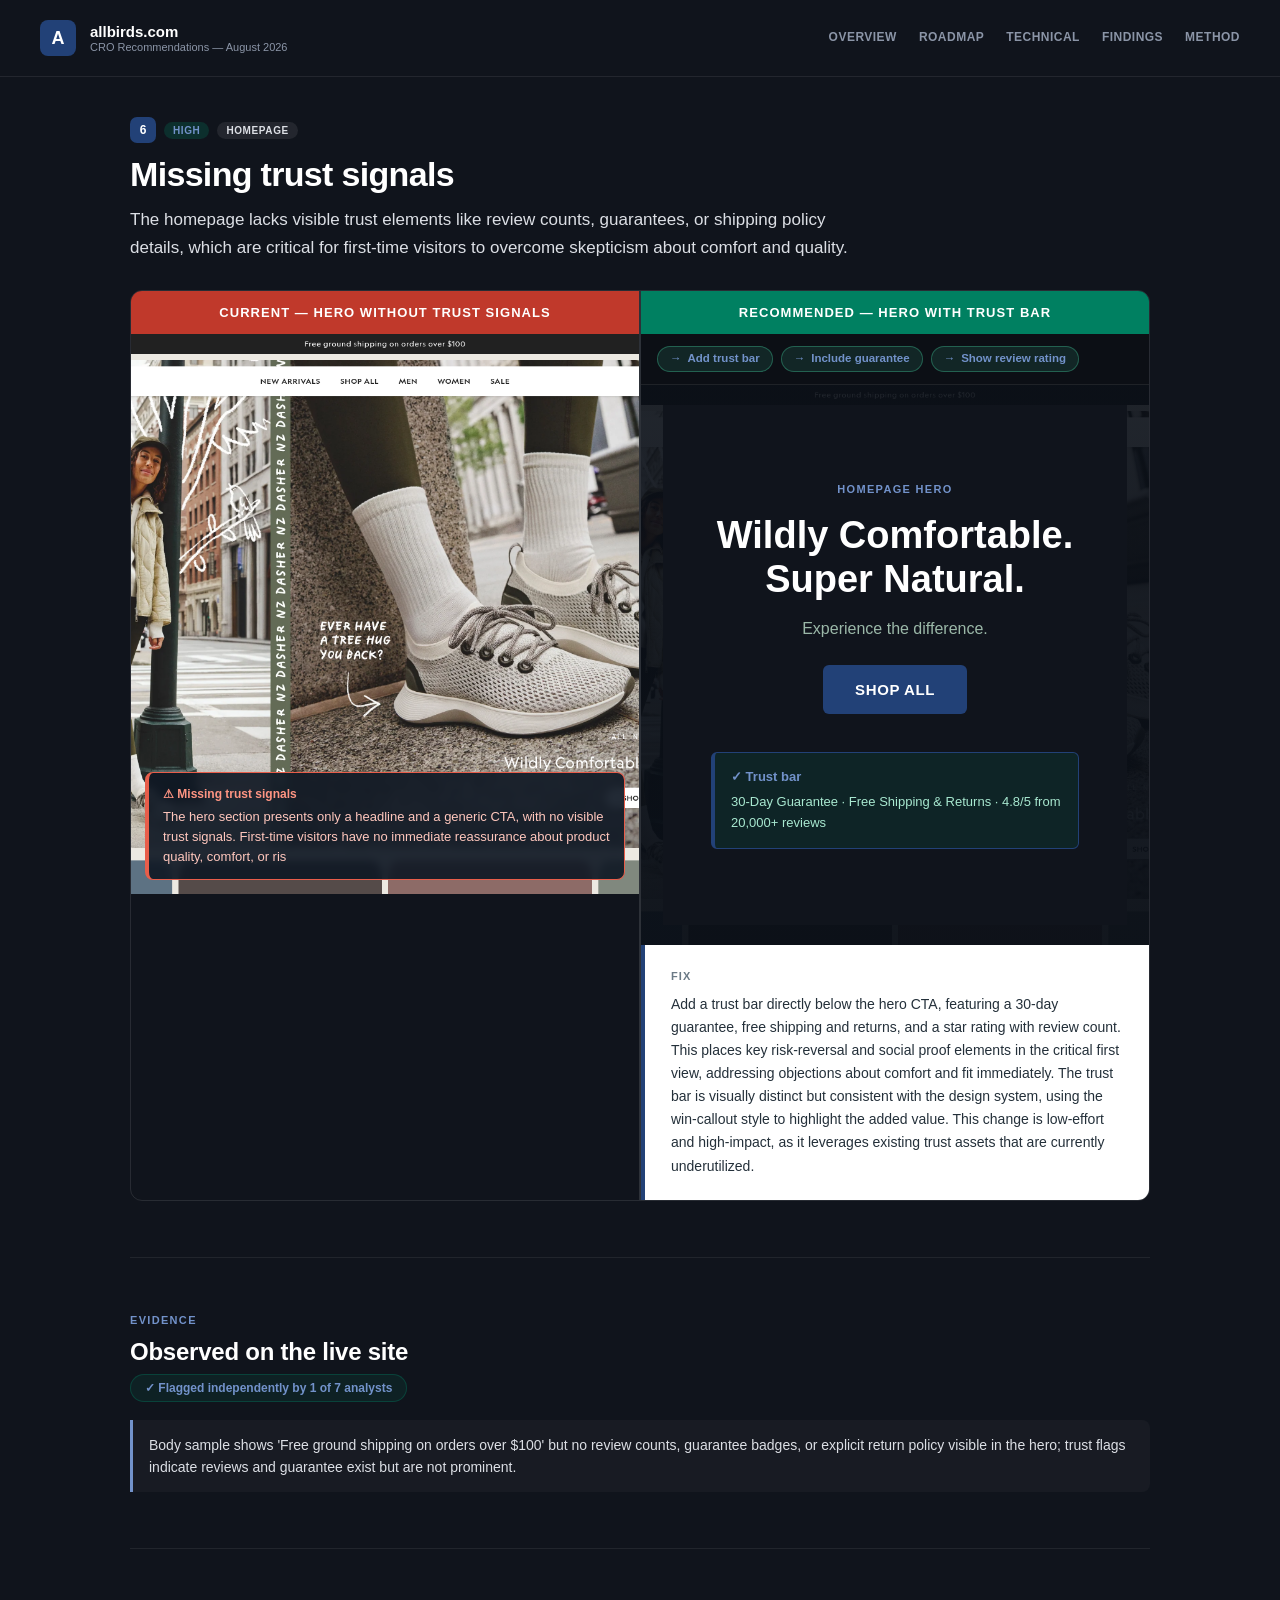
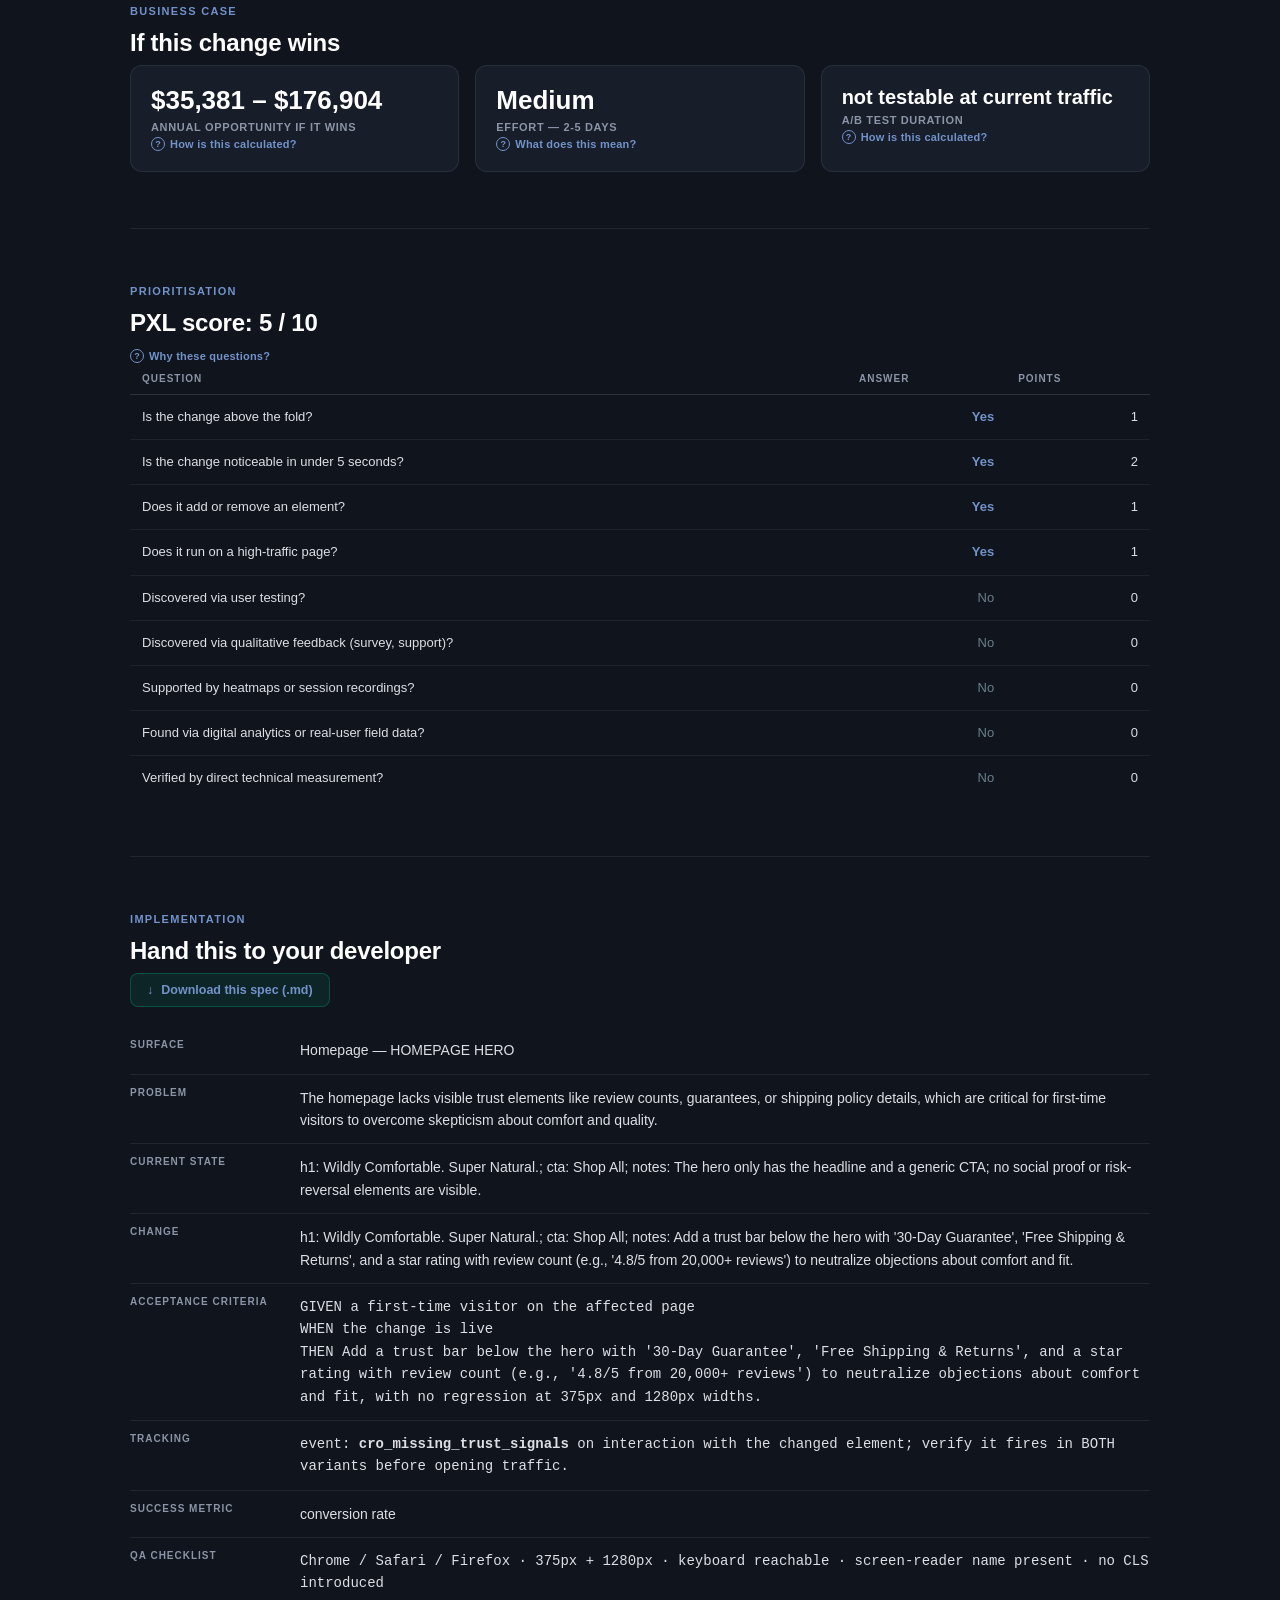
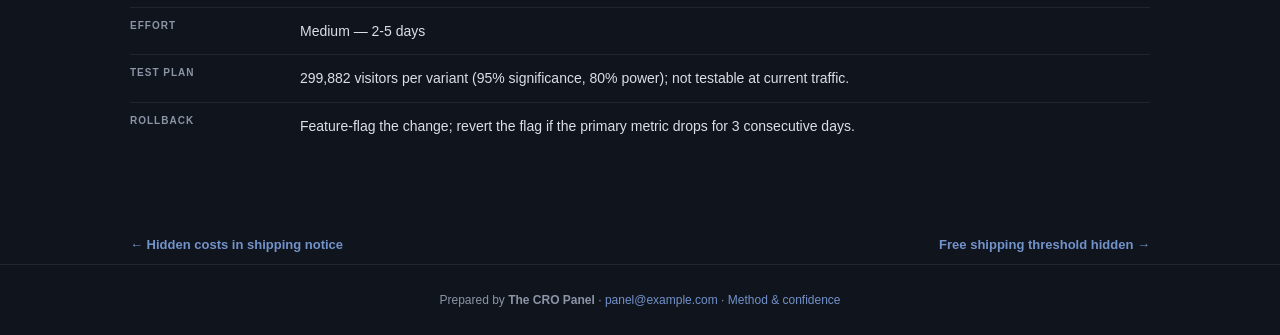
<file: finding_6_missing_trust_signals.html>
<!doctype html>
<html lang="en">
<head>
<meta charset="utf-8">
<meta name="viewport" content="width=device-width, initial-scale=1.0">
<title>Missing trust signals — allbirds.com</title>
<link rel="stylesheet" href="cro_system.css">
<style>:root{--green:#224177;--teal:#7292ca;--navy:#10141c;--mid:#171d29;--light:#212a3b;--muted:#8b95a7;--off:#dcdfe5;}</style></head>
<body>
<header>
  <a class="logo-area" href="index.html" style="text-decoration:none">
    <div class="logo-dot">A</div>
    <div>
      <div class="logo-text">allbirds.com</div>
      <div class="logo-sub">CRO Recommendations — August 2026</div>
    </div>
  </a>
  <nav class="nav"><a href="index.html">Overview</a><a href="roadmap.html">Roadmap</a><a href="technical.html">Technical</a><a href="appendix.html">Findings</a><a href="methodology.html">Method</a></nav>
</header>

<div class="wrap">
  <div class="finding-head">
    <div class="badge-row">
      <span class="rank-chip rank-high">6</span>
      <span class="badge badge-high">High</span>
      <span class="badge badge-effort">Homepage</span>
      
    </div>
    <h1>Missing trust signals</h1>
    <p class="thesis">The homepage lacks visible trust elements like review counts, guarantees, or shipping policy details, which are critical for first-time visitors to overcome skepticism about comfort and quality.</p>
  </div>
  
  <div class="section" style="padding-top:0;border-top:none">
    <div class="split">
      <div class="col">
        <div class="label-bar label-current">CURRENT — Hero without trust signals</div>
        <div class="shotwrap shot-window"><img class="shot" src="shot_home.png" alt="Screenshot of the current page" loading="lazy"><div class="shot-tag"><strong>⚠ Missing trust signals</strong>The hero section presents only a headline and a generic CTA, with no visible trust signals. First-time visitors have no immediate reassurance about product quality, comfort, or ris</div></div>
      </div>
      <div class="divider"></div>
      <div class="col">
        <div class="label-bar label-recommended">RECOMMENDED — Hero with trust bar</div>
        <div class="diff-chips"><span class="chip">Add trust bar</span><span class="chip">Include guarantee</span><span class="chip">Show review rating</span></div><div class="rec-stage" style="background-image:url('shot_home.png')"><div class="rec-dim"></div><div class="rec-card"><div class="surface"><p class="eyebrow">Homepage Hero</p><h1>Wildly Comfortable. Super Natural.</h1><p>Experience the difference.</p><span class="btn-primary">Shop All</span><div class="win-callout"><strong>✓ Trust bar</strong>30-Day Guarantee · Free Shipping & Returns · 4.8/5 from 20,000+ reviews</div></div></div></div>
        <div class="annotation good"><strong>Fix</strong>Add a trust bar directly below the hero CTA, featuring a 30-day guarantee, free shipping and returns, and a star rating with review count. This places key risk-reversal and social proof elements in the critical first view, addressing objections about comfort and fit immediately. The trust bar is visually distinct but consistent with the design system, using the win-callout style to highlight the added value. This change is low-effort and high-impact, as it leverages existing trust assets that are currently underutilized.</div>
      </div>
    </div>
  </div>
  
<div class="section">
  <div class="eyebrow-label">Evidence</div>
  <h2 class="section-title">Observed on the live site </h2>
  <div class="agreement">✓ Flagged independently by 1 of 7 analysts</div>
  <ul class="evidence-list"><li>Body sample shows &#x27;Free ground shipping on orders over $100&#x27; but no review counts, guarantee badges, or explicit return policy visible in the hero; trust flags indicate reviews and guarantee exist but are not prominent.</li></ul>
</div>
  
<div class="section">
  <div class="eyebrow-label">Business case</div>
  <h2 class="section-title">If this change wins</h2>
  <div class="tiles" style="grid-template-columns:repeat(3,1fr)">
    <div class="tile">
      <div class="tval">$35,381 – $176,904</div>
      <div class="tlabel">annual opportunity if it wins</div>
      <button class="explain" data-m="size-6">How is this calculated?</button>
    </div>
    <div class="tile">
      <div class="tval">Medium</div>
      <div class="tlabel">Effort — 2-5 days</div>
      <button class="explain" data-m="eff-6">What does this mean?</button>
    </div>
    <div class="tile">
      <div class="tval" style="font-size:20px">not testable at current traffic</div>
      <div class="tlabel">A/B test duration</div>
      <button class="explain" data-m="test-6">How is this calculated?</button>
    </div>
  </div>
</div>
  
<div class="section">
  <div class="eyebrow-label">Prioritisation</div>
  <h2 class="section-title">PXL score: 5 / 10</h2>
  <button class="explain" data-m="pxl-6">Why these questions?</button>
  <div class="tscroll"><table class="dtable">
    <thead><tr><th>Question</th><th class="num">Answer</th><th class="num">Points</th></tr></thead>
    <tbody><tr><td>Is the change above the fold?</td><td class="num yes">Yes</td><td class="num">1</td></tr><tr><td>Is the change noticeable in under 5 seconds?</td><td class="num yes">Yes</td><td class="num">2</td></tr><tr><td>Does it add or remove an element?</td><td class="num yes">Yes</td><td class="num">1</td></tr><tr><td>Does it run on a high-traffic page?</td><td class="num yes">Yes</td><td class="num">1</td></tr><tr><td>Discovered via user testing?</td><td class="num no">No</td><td class="num">0</td></tr><tr><td>Discovered via qualitative feedback (survey, support)?</td><td class="num no">No</td><td class="num">0</td></tr><tr><td>Supported by heatmaps or session recordings?</td><td class="num no">No</td><td class="num">0</td></tr><tr><td>Found via digital analytics or real-user field data?</td><td class="num no">No</td><td class="num">0</td></tr><tr><td>Verified by direct technical measurement?</td><td class="num no">No</td><td class="num">0</td></tr></tbody>
  </table></div>
</div>
  
<div class="section">
  <div class="eyebrow-label">Implementation</div>
  <h2 class="section-title">Hand this to your developer</h2>
  <div class="dl-row" style="margin:0 0 20px">
    <a class="btn-dl" href="dev_spec_6_missing_trust_signals.md" download>Download this spec (.md)</a>
  </div>
  <dl class="spec">
    <dt>Surface</dt><dd>Homepage — HOMEPAGE HERO</dd>
    <dt>Problem</dt><dd>The homepage lacks visible trust elements like review counts, guarantees, or shipping policy details, which are critical for first-time visitors to overcome skepticism about comfort and quality.</dd>
    <dt>Current state</dt><dd>h1: Wildly Comfortable. Super Natural.; cta: Shop All; notes: The hero only has the headline and a generic CTA; no social proof or risk-reversal elements are visible.</dd>
    <dt>Change</dt><dd>h1: Wildly Comfortable. Super Natural.; cta: Shop All; notes: Add a trust bar below the hero with &#x27;30-Day Guarantee&#x27;, &#x27;Free Shipping &amp; Returns&#x27;, and a star rating with review count (e.g., &#x27;4.8/5 from 20,000+ reviews&#x27;) to neutralize objections about comfort and fit.</dd>
    <dt>Acceptance criteria</dt><dd class="mono">GIVEN a first-time visitor on the affected page<br>
      WHEN the change is live<br>
      THEN Add a trust bar below the hero with &#x27;30-Day Guarantee&#x27;, &#x27;Free Shipping &amp; Returns&#x27;, and a star rating with review count (e.g., &#x27;4.8/5 from 20,000+ reviews&#x27;) to neutralize objections about comfort and fit,
      with no regression at 375px and 1280px widths.</dd>
    <dt>Tracking</dt><dd class="mono">event: <strong>cro_missing_trust_signals</strong> on interaction with the
      changed element; verify it fires in BOTH variants before opening traffic.</dd>
    <dt>Success metric</dt><dd>conversion rate</dd>
    <dt>QA checklist</dt><dd class="mono">Chrome / Safari / Firefox · 375px + 1280px ·
      keyboard reachable · screen-reader name present · no CLS introduced</dd>
    <dt>Effort</dt><dd>Medium —
      2-5 days</dd>
    <dt>Test plan</dt><dd>299,882 visitors per variant
      (95% significance, 80% power);
      not testable at current traffic.</dd>
    <dt>Rollback</dt><dd>Feature-flag the change; revert the flag if the primary metric
      drops for 3 consecutive days.</dd>
  </dl>
</div>
  <div class="pager"><a href="finding_5_hidden_costs_in_shipping_notice.html">← Hidden costs in shipping notice</a><a href="finding_7_free_shipping_threshold_hidden.html">Free shipping threshold hidden →</a></div>
</div>
<div class="footer">
  Prepared by <strong>The CRO Panel</strong> · <a href="mailto:panel@example.com">panel@example.com</a> · <a href="methodology.html">Method &amp; confidence</a>
</div>
<div class="modal-overlay" id="modal-root"><div class="modal-box"></div></div>
<template id="m-size-6"><h3>How this range is calculated</h3><p>Result: <strong>$35,381 – $176,904 / yr</strong></p><div class="formula">annual visits × baseline conversion × relative lift × order value
= 2,160,000 annual visits x 2.10% conversion x 1.0-5.0% relative lift x $78 order value</div><p>The 1.0–5.0% relative-lift band is an assumption bounded by severity (High), not a prediction.</p><p><strong>Why the range is conservative:</strong> Across 127,000 experiments, 12% produced a statistically significant improvement on the primary metric; a healthy programme win rate is 10-30%. Winning tests also overstate their true effect, so treat this as the prize if the change works — never expected revenue.</p></template><template id="m-eff-6"><h3>How effort is estimated</h3><table><tr><th>Bracket</th><th>Days</th><th>Typical scope</th></tr><tr><td>Low</td><td class='num'>0.5–2</td><td>copy, colour, labels, image swaps</td></tr><tr><td>Medium</td><td class='num'>2–5</td><td>layout shifts, form changes, new modules</td></tr><tr><td>High</td><td class='num'>5+</td><td>personalisation, funnel work, integrations</td></tr></table><p>Assigned by matching the recommended change against these scopes; the estimate is a bracket, not a quote.</p></template><template id="m-test-6"><h3>Sample size math</h3><p>Two-proportion z-test, the standard pre-test sample-size calculation:</p><div class="formula">n = [z&#8320;.&#8320;&#8322;&#8325;·√(2·p̄·(1−p̄)) + z&#8320;.&#8322;&#8320;·√(p₁(1−p₁)+p₂(1−p₂))]² / (p₁−p₂)²</div><table><tr><td>Baseline conversion</td><td class='num'>2.1%</td></tr><tr><td>Significance / power</td><td class='num'>95% / 80%</td></tr><tr><td>Sample per variant, 5.0% lift</td><td class='num'>299,882</td></tr><tr><td>Sample per variant, 1.0% lift</td><td class='num'>7,353,946</td></tr></table><p>Halving the minimum detectable effect roughly quadruples the sample required, which is why the conservative figure is so much larger.</p></template><template id="m-pxl-6"><h3>What PXL is</h3><p>PXL is CXL's prioritisation framework: binary questions instead of subjective 1–10 guesses, weighted toward evidence.</p><p>Findings discovered by inspection score zero on all four evidence questions — that is the honest signal, not a defect. Findings verified by direct measurement earn the extension point and, where real-user field data is involved, the analytics point.</p><p>The full rubric is on the <a href="methodology.html" style="color:var(--teal)">method page</a>.</p></template><script>
(function(){
  var root=document.getElementById('modal-root');
  function close(){root.classList.remove('open');}
  document.addEventListener('click',function(e){
    var b=e.target.closest('[data-m]');
    if(b){var t=document.getElementById('m-'+b.getAttribute('data-m'));
      if(t){root.querySelector('.modal-box').innerHTML=
        '<button class="modal-close" aria-label="Close">\u00d7</button>'+t.innerHTML;
        root.classList.add('open');}return;}
    if(e.target.closest('.modal-close')||e.target===root)close();
  });
  document.addEventListener('keydown',function(e){if(e.key==='Escape')close();});
  function scale(){
    document.querySelectorAll('.card-preview .preview-inner').forEach(function(el){
      var w=el.parentElement.clientWidth;if(!w)return;
      var s=w/1280;el.style.transform='scale('+s+')';
      el.parentElement.style.height=Math.round(514*s)+'px';});
  }
  scale();window.addEventListener('resize',scale);
})();
</script>
</body>
</html>
</file>
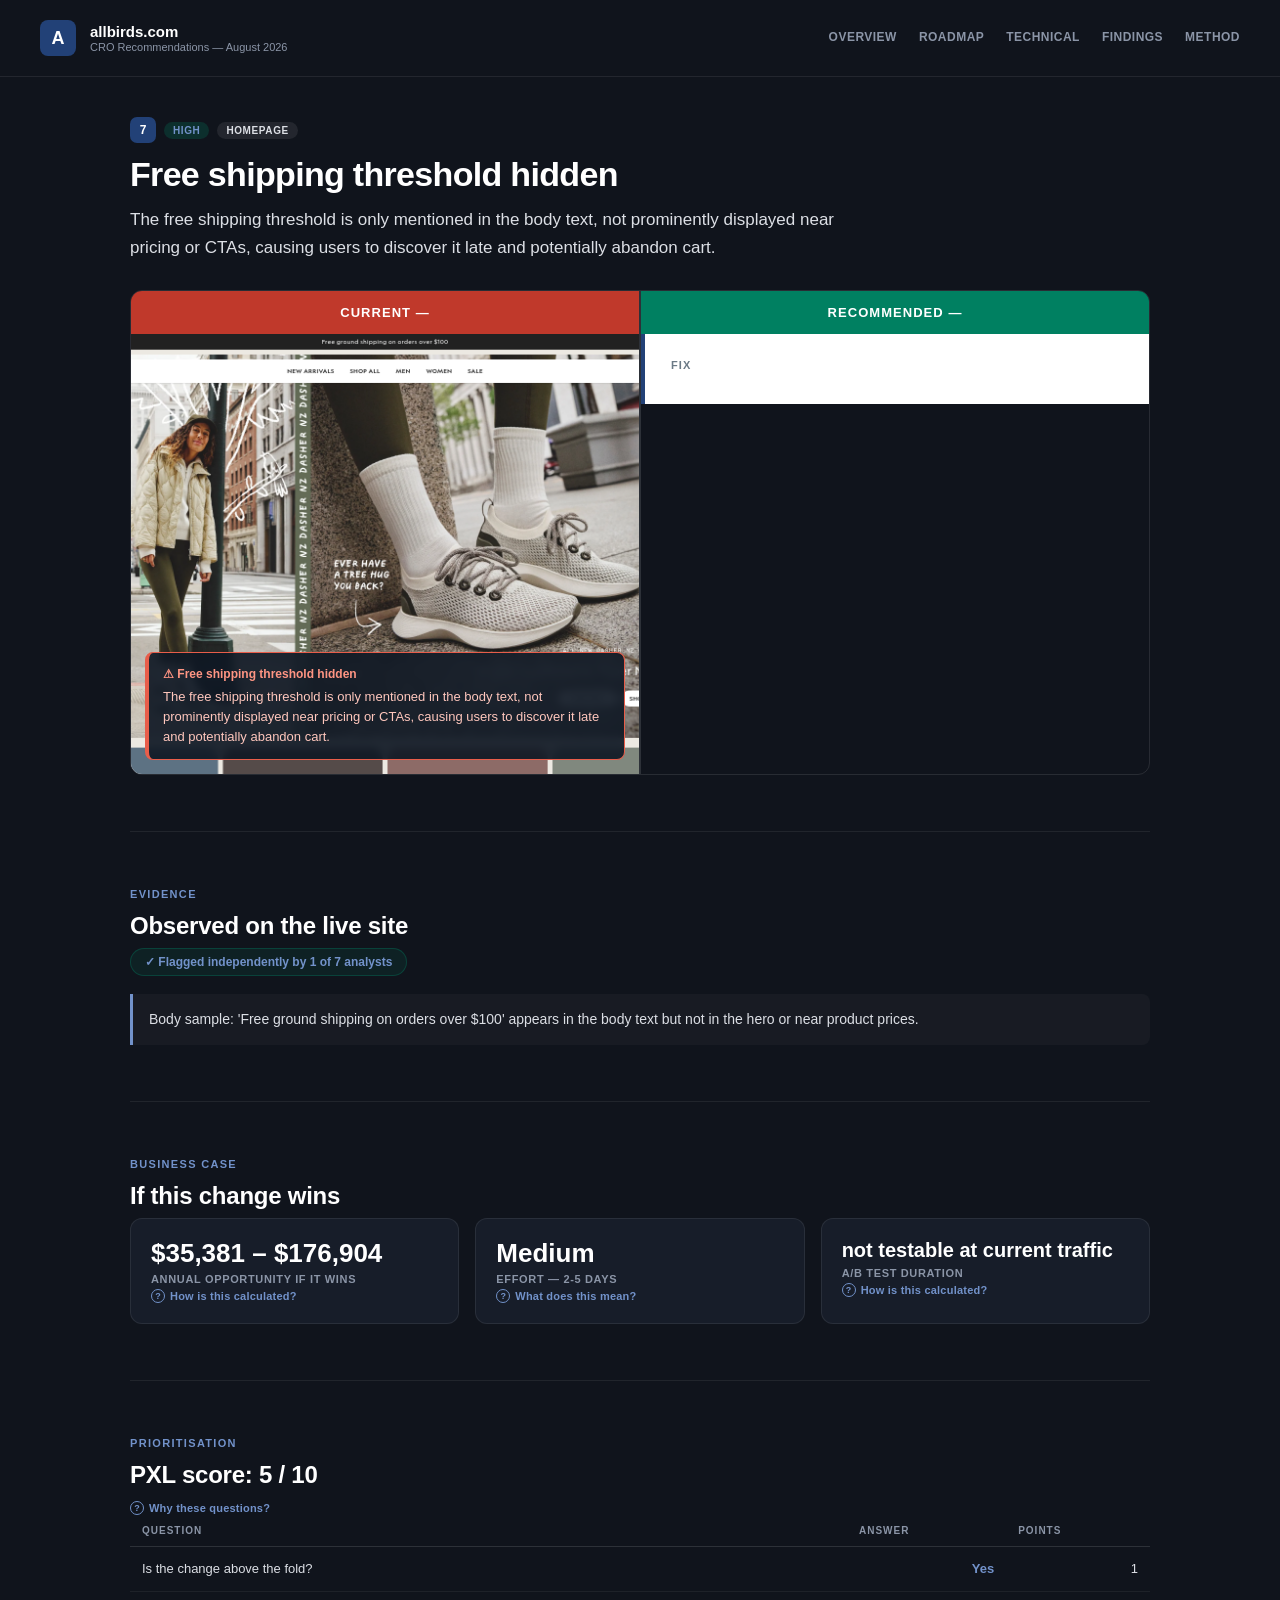
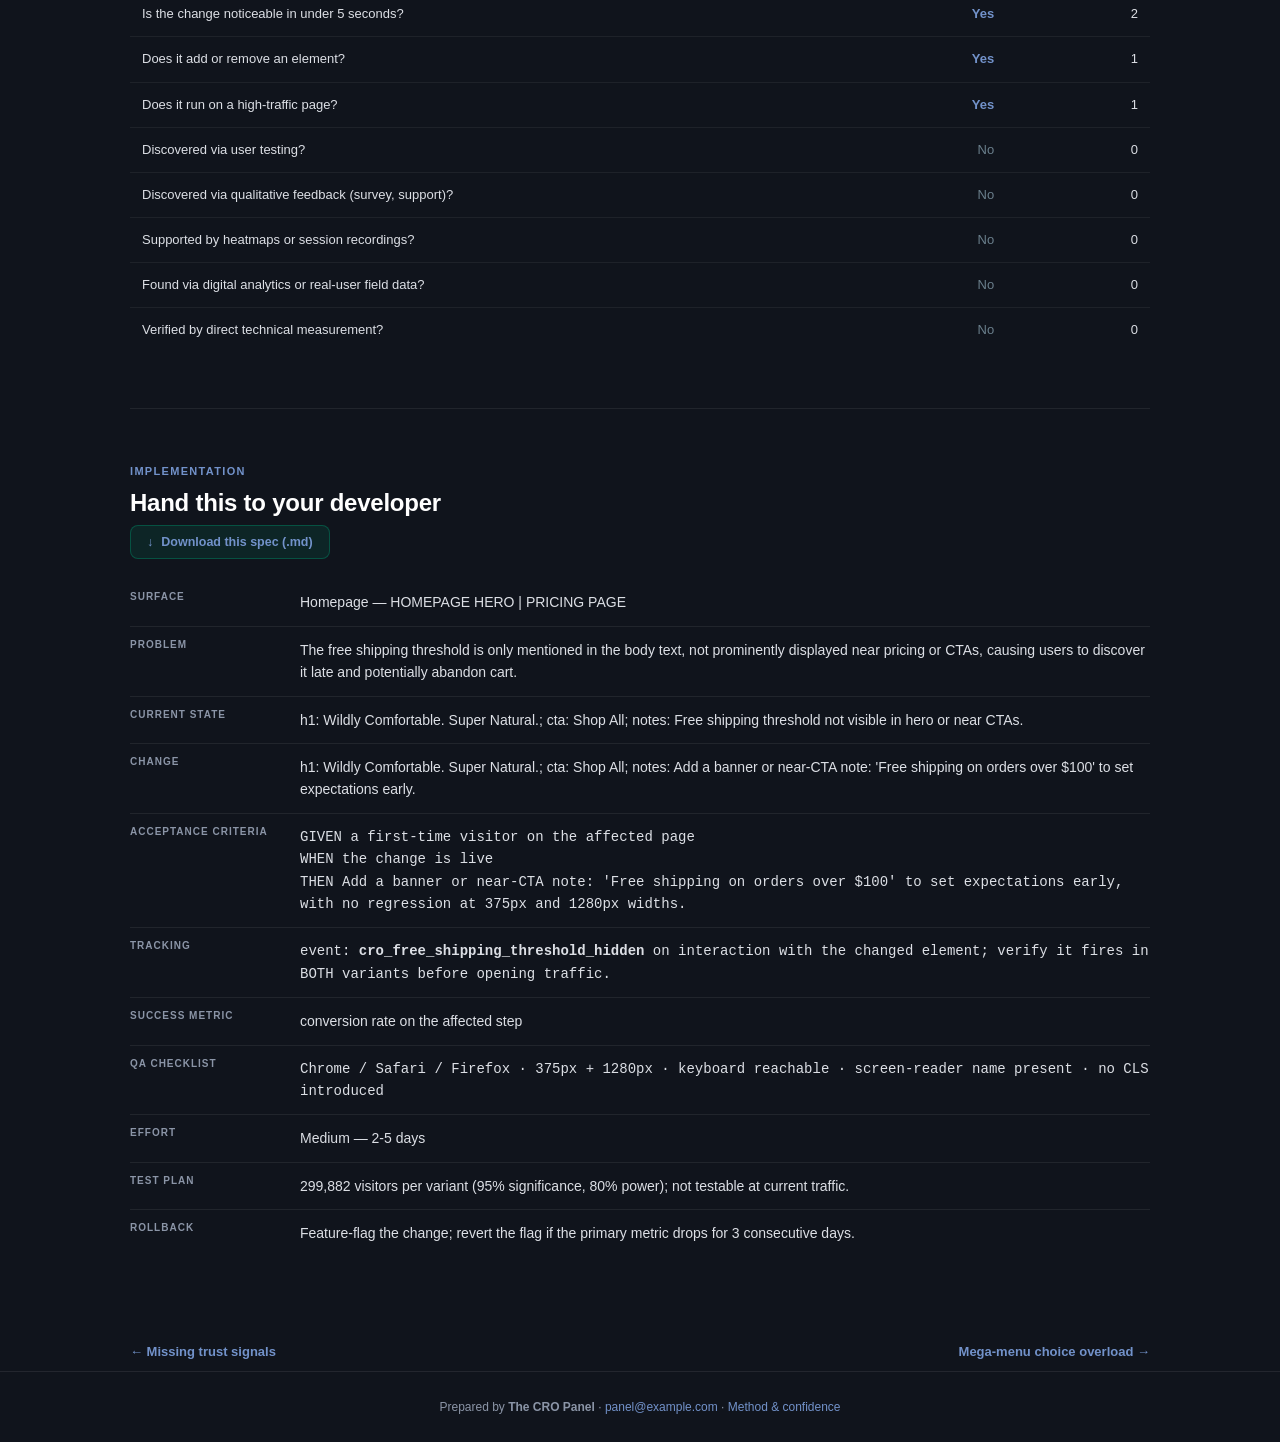
<file: finding_7_free_shipping_threshold_hidden.html>
<!doctype html>
<html lang="en">
<head>
<meta charset="utf-8">
<meta name="viewport" content="width=device-width, initial-scale=1.0">
<title>Free shipping threshold hidden — allbirds.com</title>
<link rel="stylesheet" href="cro_system.css">
<style>:root{--green:#224177;--teal:#7292ca;--navy:#10141c;--mid:#171d29;--light:#212a3b;--muted:#8b95a7;--off:#dcdfe5;}</style></head>
<body>
<header>
  <a class="logo-area" href="index.html" style="text-decoration:none">
    <div class="logo-dot">A</div>
    <div>
      <div class="logo-text">allbirds.com</div>
      <div class="logo-sub">CRO Recommendations — August 2026</div>
    </div>
  </a>
  <nav class="nav"><a href="index.html">Overview</a><a href="roadmap.html">Roadmap</a><a href="technical.html">Technical</a><a href="appendix.html">Findings</a><a href="methodology.html">Method</a></nav>
</header>

<div class="wrap">
  <div class="finding-head">
    <div class="badge-row">
      <span class="rank-chip rank-high">7</span>
      <span class="badge badge-high">High</span>
      <span class="badge badge-effort">Homepage</span>
      
    </div>
    <h1>Free shipping threshold hidden</h1>
    <p class="thesis">The free shipping threshold is only mentioned in the body text, not prominently displayed near pricing or CTAs, causing users to discover it late and potentially abandon cart.</p>
  </div>
  
  <div class="section" style="padding-top:0;border-top:none">
    <div class="split">
      <div class="col">
        <div class="label-bar label-current">CURRENT — </div>
        <div class="shotwrap shot-window"><img class="shot" src="shot_home.png" alt="Screenshot of the current page" loading="lazy"><div class="shot-tag"><strong>⚠ Free shipping threshold hidden</strong>The free shipping threshold is only mentioned in the body text, not prominently displayed near pricing or CTAs, causing users to discover it late and potentially abandon cart.</div></div>
      </div>
      <div class="divider"></div>
      <div class="col">
        <div class="label-bar label-recommended">RECOMMENDED — </div>
        
        <div class="annotation good"><strong>Fix</strong></div>
      </div>
    </div>
  </div>
  
<div class="section">
  <div class="eyebrow-label">Evidence</div>
  <h2 class="section-title">Observed on the live site </h2>
  <div class="agreement">✓ Flagged independently by 1 of 7 analysts</div>
  <ul class="evidence-list"><li>Body sample: &#x27;Free ground shipping on orders over $100&#x27; appears in the body text but not in the hero or near product prices.</li></ul>
</div>
  
<div class="section">
  <div class="eyebrow-label">Business case</div>
  <h2 class="section-title">If this change wins</h2>
  <div class="tiles" style="grid-template-columns:repeat(3,1fr)">
    <div class="tile">
      <div class="tval">$35,381 – $176,904</div>
      <div class="tlabel">annual opportunity if it wins</div>
      <button class="explain" data-m="size-7">How is this calculated?</button>
    </div>
    <div class="tile">
      <div class="tval">Medium</div>
      <div class="tlabel">Effort — 2-5 days</div>
      <button class="explain" data-m="eff-7">What does this mean?</button>
    </div>
    <div class="tile">
      <div class="tval" style="font-size:20px">not testable at current traffic</div>
      <div class="tlabel">A/B test duration</div>
      <button class="explain" data-m="test-7">How is this calculated?</button>
    </div>
  </div>
</div>
  
<div class="section">
  <div class="eyebrow-label">Prioritisation</div>
  <h2 class="section-title">PXL score: 5 / 10</h2>
  <button class="explain" data-m="pxl-7">Why these questions?</button>
  <div class="tscroll"><table class="dtable">
    <thead><tr><th>Question</th><th class="num">Answer</th><th class="num">Points</th></tr></thead>
    <tbody><tr><td>Is the change above the fold?</td><td class="num yes">Yes</td><td class="num">1</td></tr><tr><td>Is the change noticeable in under 5 seconds?</td><td class="num yes">Yes</td><td class="num">2</td></tr><tr><td>Does it add or remove an element?</td><td class="num yes">Yes</td><td class="num">1</td></tr><tr><td>Does it run on a high-traffic page?</td><td class="num yes">Yes</td><td class="num">1</td></tr><tr><td>Discovered via user testing?</td><td class="num no">No</td><td class="num">0</td></tr><tr><td>Discovered via qualitative feedback (survey, support)?</td><td class="num no">No</td><td class="num">0</td></tr><tr><td>Supported by heatmaps or session recordings?</td><td class="num no">No</td><td class="num">0</td></tr><tr><td>Found via digital analytics or real-user field data?</td><td class="num no">No</td><td class="num">0</td></tr><tr><td>Verified by direct technical measurement?</td><td class="num no">No</td><td class="num">0</td></tr></tbody>
  </table></div>
</div>
  
<div class="section">
  <div class="eyebrow-label">Implementation</div>
  <h2 class="section-title">Hand this to your developer</h2>
  <div class="dl-row" style="margin:0 0 20px">
    <a class="btn-dl" href="dev_spec_7_free_shipping_threshold_hidden.md" download>Download this spec (.md)</a>
  </div>
  <dl class="spec">
    <dt>Surface</dt><dd>Homepage — HOMEPAGE HERO | PRICING PAGE</dd>
    <dt>Problem</dt><dd>The free shipping threshold is only mentioned in the body text, not prominently displayed near pricing or CTAs, causing users to discover it late and potentially abandon cart.</dd>
    <dt>Current state</dt><dd>h1: Wildly Comfortable. Super Natural.; cta: Shop All; notes: Free shipping threshold not visible in hero or near CTAs.</dd>
    <dt>Change</dt><dd>h1: Wildly Comfortable. Super Natural.; cta: Shop All; notes: Add a banner or near-CTA note: &#x27;Free shipping on orders over $100&#x27; to set expectations early.</dd>
    <dt>Acceptance criteria</dt><dd class="mono">GIVEN a first-time visitor on the affected page<br>
      WHEN the change is live<br>
      THEN Add a banner or near-CTA note: &#x27;Free shipping on orders over $100&#x27; to set expectations early,
      with no regression at 375px and 1280px widths.</dd>
    <dt>Tracking</dt><dd class="mono">event: <strong>cro_free_shipping_threshold_hidden</strong> on interaction with the
      changed element; verify it fires in BOTH variants before opening traffic.</dd>
    <dt>Success metric</dt><dd>conversion rate on the affected step</dd>
    <dt>QA checklist</dt><dd class="mono">Chrome / Safari / Firefox · 375px + 1280px ·
      keyboard reachable · screen-reader name present · no CLS introduced</dd>
    <dt>Effort</dt><dd>Medium —
      2-5 days</dd>
    <dt>Test plan</dt><dd>299,882 visitors per variant
      (95% significance, 80% power);
      not testable at current traffic.</dd>
    <dt>Rollback</dt><dd>Feature-flag the change; revert the flag if the primary metric
      drops for 3 consecutive days.</dd>
  </dl>
</div>
  <div class="pager"><a href="finding_6_missing_trust_signals.html">← Missing trust signals</a><a href="finding_8_mega_menu_choice_overload.html">Mega-menu choice overload →</a></div>
</div>
<div class="footer">
  Prepared by <strong>The CRO Panel</strong> · <a href="mailto:panel@example.com">panel@example.com</a> · <a href="methodology.html">Method &amp; confidence</a>
</div>
<div class="modal-overlay" id="modal-root"><div class="modal-box"></div></div>
<template id="m-size-7"><h3>How this range is calculated</h3><p>Result: <strong>$35,381 – $176,904 / yr</strong></p><div class="formula">annual visits × baseline conversion × relative lift × order value
= 2,160,000 annual visits x 2.10% conversion x 1.0-5.0% relative lift x $78 order value</div><p>The 1.0–5.0% relative-lift band is an assumption bounded by severity (High), not a prediction.</p><p><strong>Why the range is conservative:</strong> Across 127,000 experiments, 12% produced a statistically significant improvement on the primary metric; a healthy programme win rate is 10-30%. Winning tests also overstate their true effect, so treat this as the prize if the change works — never expected revenue.</p></template><template id="m-eff-7"><h3>How effort is estimated</h3><table><tr><th>Bracket</th><th>Days</th><th>Typical scope</th></tr><tr><td>Low</td><td class='num'>0.5–2</td><td>copy, colour, labels, image swaps</td></tr><tr><td>Medium</td><td class='num'>2–5</td><td>layout shifts, form changes, new modules</td></tr><tr><td>High</td><td class='num'>5+</td><td>personalisation, funnel work, integrations</td></tr></table><p>Assigned by matching the recommended change against these scopes; the estimate is a bracket, not a quote.</p></template><template id="m-test-7"><h3>Sample size math</h3><p>Two-proportion z-test, the standard pre-test sample-size calculation:</p><div class="formula">n = [z&#8320;.&#8320;&#8322;&#8325;·√(2·p̄·(1−p̄)) + z&#8320;.&#8322;&#8320;·√(p₁(1−p₁)+p₂(1−p₂))]² / (p₁−p₂)²</div><table><tr><td>Baseline conversion</td><td class='num'>2.1%</td></tr><tr><td>Significance / power</td><td class='num'>95% / 80%</td></tr><tr><td>Sample per variant, 5.0% lift</td><td class='num'>299,882</td></tr><tr><td>Sample per variant, 1.0% lift</td><td class='num'>7,353,946</td></tr></table><p>Halving the minimum detectable effect roughly quadruples the sample required, which is why the conservative figure is so much larger.</p></template><template id="m-pxl-7"><h3>What PXL is</h3><p>PXL is CXL's prioritisation framework: binary questions instead of subjective 1–10 guesses, weighted toward evidence.</p><p>Findings discovered by inspection score zero on all four evidence questions — that is the honest signal, not a defect. Findings verified by direct measurement earn the extension point and, where real-user field data is involved, the analytics point.</p><p>The full rubric is on the <a href="methodology.html" style="color:var(--teal)">method page</a>.</p></template><script>
(function(){
  var root=document.getElementById('modal-root');
  function close(){root.classList.remove('open');}
  document.addEventListener('click',function(e){
    var b=e.target.closest('[data-m]');
    if(b){var t=document.getElementById('m-'+b.getAttribute('data-m'));
      if(t){root.querySelector('.modal-box').innerHTML=
        '<button class="modal-close" aria-label="Close">\u00d7</button>'+t.innerHTML;
        root.classList.add('open');}return;}
    if(e.target.closest('.modal-close')||e.target===root)close();
  });
  document.addEventListener('keydown',function(e){if(e.key==='Escape')close();});
  function scale(){
    document.querySelectorAll('.card-preview .preview-inner').forEach(function(el){
      var w=el.parentElement.clientWidth;if(!w)return;
      var s=w/1280;el.style.transform='scale('+s+')';
      el.parentElement.style.height=Math.round(514*s)+'px';});
  }
  scale();window.addEventListener('resize',scale);
})();
</script>
</body>
</html>
</file>
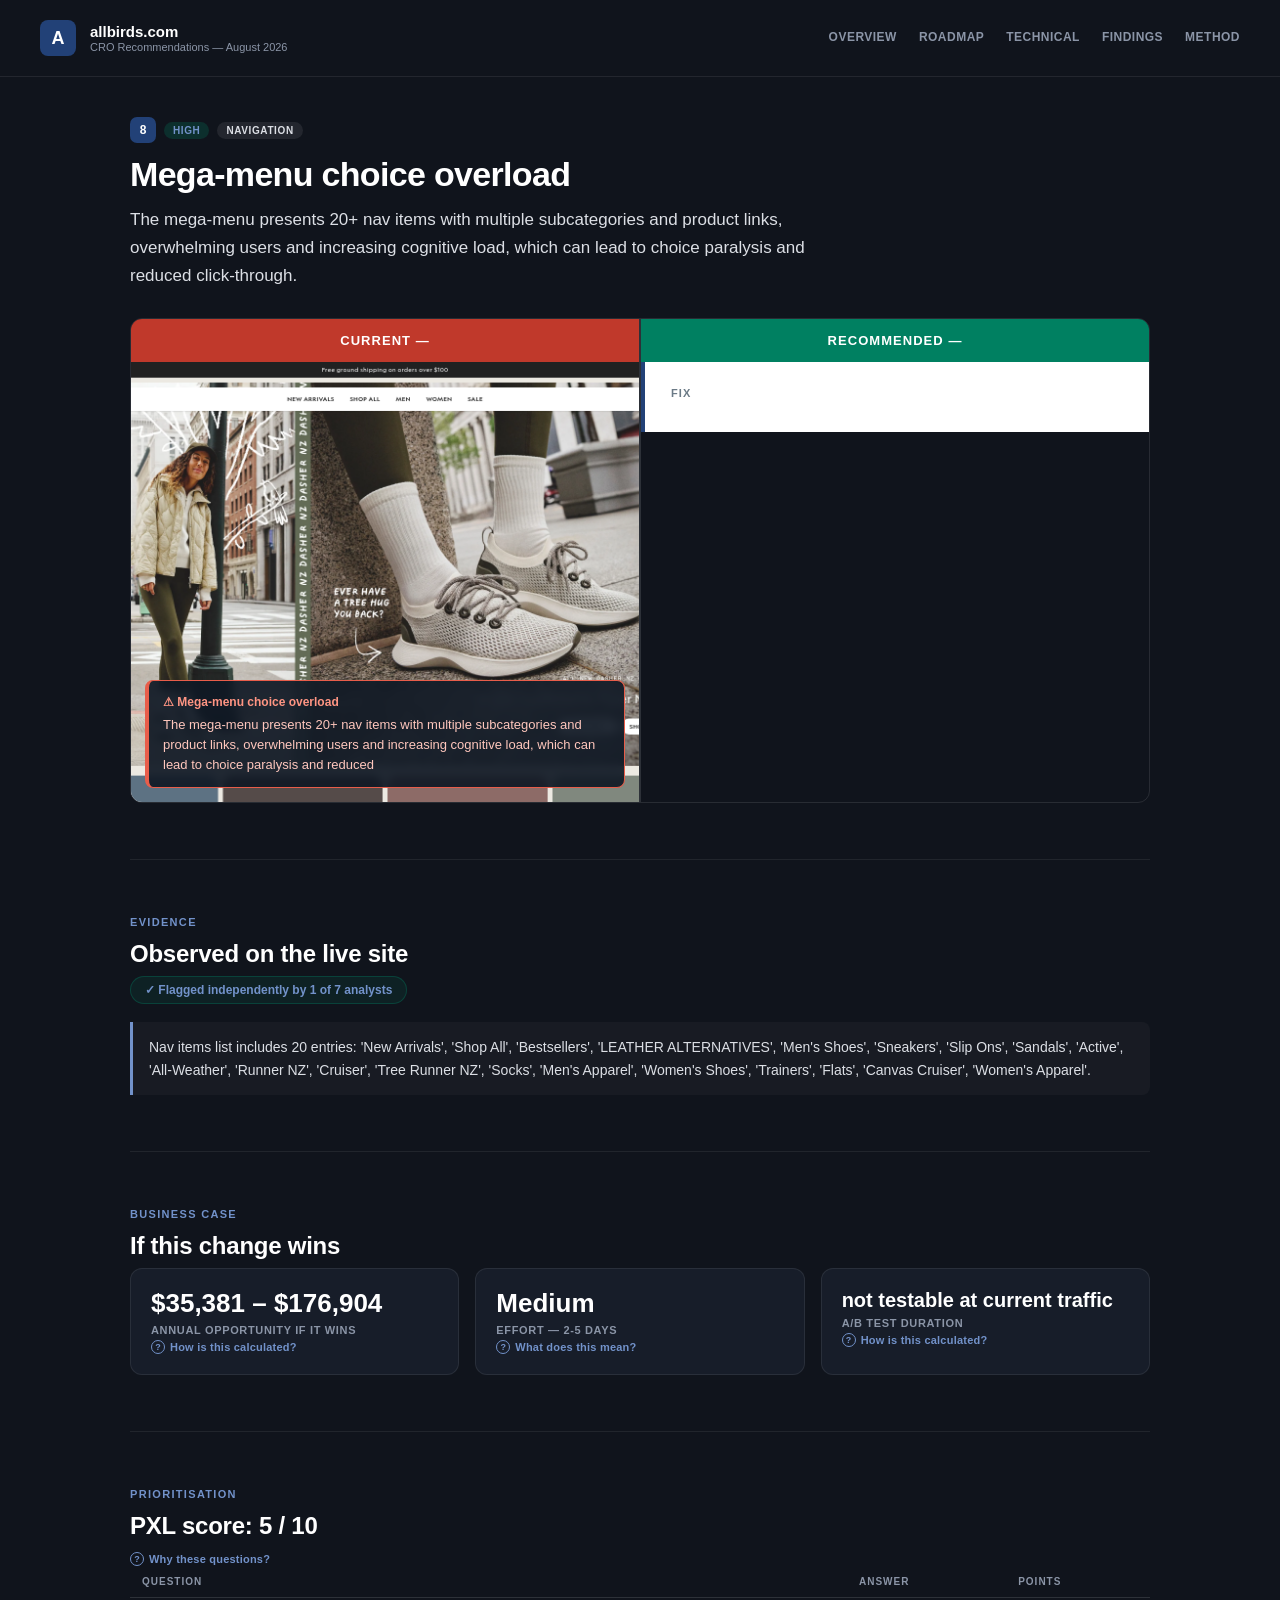
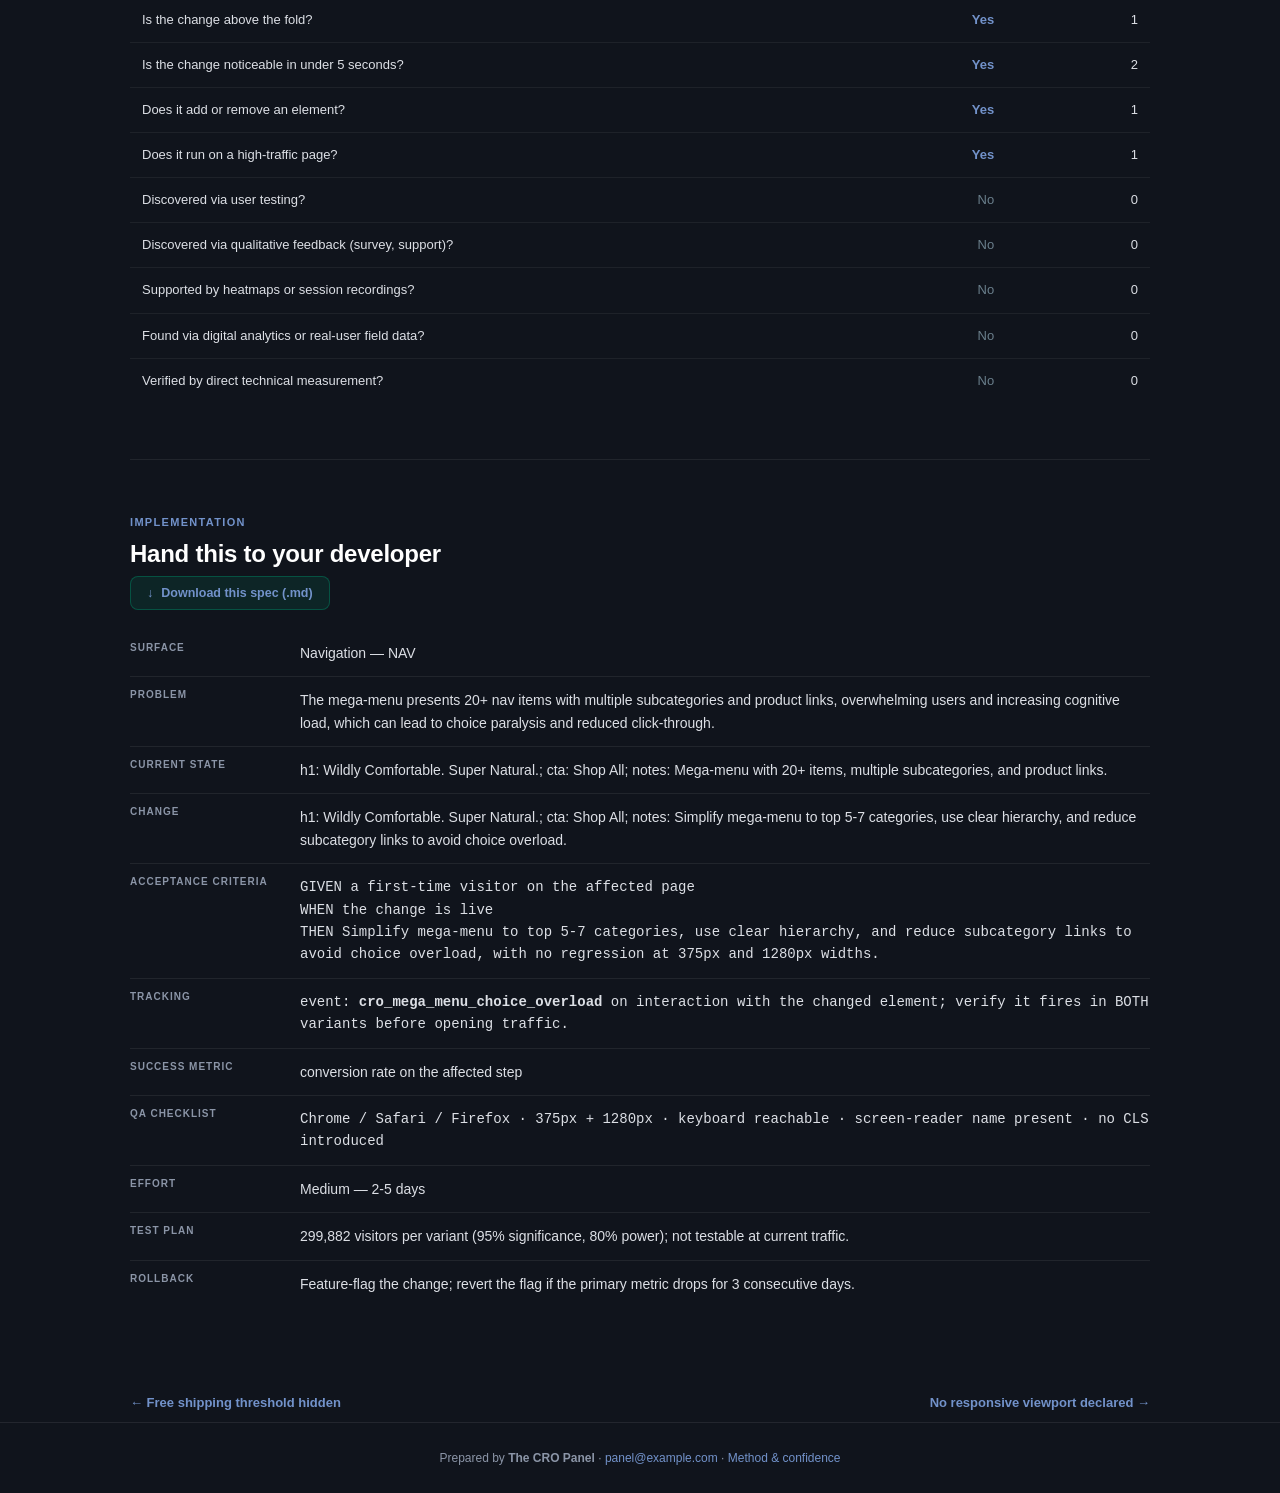
<file: finding_8_mega_menu_choice_overload.html>
<!doctype html>
<html lang="en">
<head>
<meta charset="utf-8">
<meta name="viewport" content="width=device-width, initial-scale=1.0">
<title>Mega-menu choice overload — allbirds.com</title>
<link rel="stylesheet" href="cro_system.css">
<style>:root{--green:#224177;--teal:#7292ca;--navy:#10141c;--mid:#171d29;--light:#212a3b;--muted:#8b95a7;--off:#dcdfe5;}</style></head>
<body>
<header>
  <a class="logo-area" href="index.html" style="text-decoration:none">
    <div class="logo-dot">A</div>
    <div>
      <div class="logo-text">allbirds.com</div>
      <div class="logo-sub">CRO Recommendations — August 2026</div>
    </div>
  </a>
  <nav class="nav"><a href="index.html">Overview</a><a href="roadmap.html">Roadmap</a><a href="technical.html">Technical</a><a href="appendix.html">Findings</a><a href="methodology.html">Method</a></nav>
</header>

<div class="wrap">
  <div class="finding-head">
    <div class="badge-row">
      <span class="rank-chip rank-high">8</span>
      <span class="badge badge-high">High</span>
      <span class="badge badge-effort">Navigation</span>
      
    </div>
    <h1>Mega-menu choice overload</h1>
    <p class="thesis">The mega-menu presents 20+ nav items with multiple subcategories and product links, overwhelming users and increasing cognitive load, which can lead to choice paralysis and reduced click-through.</p>
  </div>
  
  <div class="section" style="padding-top:0;border-top:none">
    <div class="split">
      <div class="col">
        <div class="label-bar label-current">CURRENT — </div>
        <div class="shotwrap shot-window"><img class="shot" src="shot_home.png" alt="Screenshot of the current page" loading="lazy"><div class="shot-tag"><strong>⚠ Mega-menu choice overload</strong>The mega-menu presents 20+ nav items with multiple subcategories and product links, overwhelming users and increasing cognitive load, which can lead to choice paralysis and reduced</div></div>
      </div>
      <div class="divider"></div>
      <div class="col">
        <div class="label-bar label-recommended">RECOMMENDED — </div>
        
        <div class="annotation good"><strong>Fix</strong></div>
      </div>
    </div>
  </div>
  
<div class="section">
  <div class="eyebrow-label">Evidence</div>
  <h2 class="section-title">Observed on the live site </h2>
  <div class="agreement">✓ Flagged independently by 1 of 7 analysts</div>
  <ul class="evidence-list"><li>Nav items list includes 20 entries: &#x27;New Arrivals&#x27;, &#x27;Shop All&#x27;, &#x27;Bestsellers&#x27;, &#x27;LEATHER ALTERNATIVES&#x27;, &#x27;Men&#x27;s Shoes&#x27;, &#x27;Sneakers&#x27;, &#x27;Slip Ons&#x27;, &#x27;Sandals&#x27;, &#x27;Active&#x27;, &#x27;All-Weather&#x27;, &#x27;Runner NZ&#x27;, &#x27;Cruiser&#x27;, &#x27;Tree Runner NZ&#x27;, &#x27;Socks&#x27;, &#x27;Men&#x27;s Apparel&#x27;, &#x27;Women&#x27;s Shoes&#x27;, &#x27;Trainers&#x27;, &#x27;Flats&#x27;, &#x27;Canvas Cruiser&#x27;, &#x27;Women&#x27;s Apparel&#x27;.</li></ul>
</div>
  
<div class="section">
  <div class="eyebrow-label">Business case</div>
  <h2 class="section-title">If this change wins</h2>
  <div class="tiles" style="grid-template-columns:repeat(3,1fr)">
    <div class="tile">
      <div class="tval">$35,381 – $176,904</div>
      <div class="tlabel">annual opportunity if it wins</div>
      <button class="explain" data-m="size-8">How is this calculated?</button>
    </div>
    <div class="tile">
      <div class="tval">Medium</div>
      <div class="tlabel">Effort — 2-5 days</div>
      <button class="explain" data-m="eff-8">What does this mean?</button>
    </div>
    <div class="tile">
      <div class="tval" style="font-size:20px">not testable at current traffic</div>
      <div class="tlabel">A/B test duration</div>
      <button class="explain" data-m="test-8">How is this calculated?</button>
    </div>
  </div>
</div>
  
<div class="section">
  <div class="eyebrow-label">Prioritisation</div>
  <h2 class="section-title">PXL score: 5 / 10</h2>
  <button class="explain" data-m="pxl-8">Why these questions?</button>
  <div class="tscroll"><table class="dtable">
    <thead><tr><th>Question</th><th class="num">Answer</th><th class="num">Points</th></tr></thead>
    <tbody><tr><td>Is the change above the fold?</td><td class="num yes">Yes</td><td class="num">1</td></tr><tr><td>Is the change noticeable in under 5 seconds?</td><td class="num yes">Yes</td><td class="num">2</td></tr><tr><td>Does it add or remove an element?</td><td class="num yes">Yes</td><td class="num">1</td></tr><tr><td>Does it run on a high-traffic page?</td><td class="num yes">Yes</td><td class="num">1</td></tr><tr><td>Discovered via user testing?</td><td class="num no">No</td><td class="num">0</td></tr><tr><td>Discovered via qualitative feedback (survey, support)?</td><td class="num no">No</td><td class="num">0</td></tr><tr><td>Supported by heatmaps or session recordings?</td><td class="num no">No</td><td class="num">0</td></tr><tr><td>Found via digital analytics or real-user field data?</td><td class="num no">No</td><td class="num">0</td></tr><tr><td>Verified by direct technical measurement?</td><td class="num no">No</td><td class="num">0</td></tr></tbody>
  </table></div>
</div>
  
<div class="section">
  <div class="eyebrow-label">Implementation</div>
  <h2 class="section-title">Hand this to your developer</h2>
  <div class="dl-row" style="margin:0 0 20px">
    <a class="btn-dl" href="dev_spec_8_mega_menu_choice_overload.md" download>Download this spec (.md)</a>
  </div>
  <dl class="spec">
    <dt>Surface</dt><dd>Navigation — NAV</dd>
    <dt>Problem</dt><dd>The mega-menu presents 20+ nav items with multiple subcategories and product links, overwhelming users and increasing cognitive load, which can lead to choice paralysis and reduced click-through.</dd>
    <dt>Current state</dt><dd>h1: Wildly Comfortable. Super Natural.; cta: Shop All; notes: Mega-menu with 20+ items, multiple subcategories, and product links.</dd>
    <dt>Change</dt><dd>h1: Wildly Comfortable. Super Natural.; cta: Shop All; notes: Simplify mega-menu to top 5-7 categories, use clear hierarchy, and reduce subcategory links to avoid choice overload.</dd>
    <dt>Acceptance criteria</dt><dd class="mono">GIVEN a first-time visitor on the affected page<br>
      WHEN the change is live<br>
      THEN Simplify mega-menu to top 5-7 categories, use clear hierarchy, and reduce subcategory links to avoid choice overload,
      with no regression at 375px and 1280px widths.</dd>
    <dt>Tracking</dt><dd class="mono">event: <strong>cro_mega_menu_choice_overload</strong> on interaction with the
      changed element; verify it fires in BOTH variants before opening traffic.</dd>
    <dt>Success metric</dt><dd>conversion rate on the affected step</dd>
    <dt>QA checklist</dt><dd class="mono">Chrome / Safari / Firefox · 375px + 1280px ·
      keyboard reachable · screen-reader name present · no CLS introduced</dd>
    <dt>Effort</dt><dd>Medium —
      2-5 days</dd>
    <dt>Test plan</dt><dd>299,882 visitors per variant
      (95% significance, 80% power);
      not testable at current traffic.</dd>
    <dt>Rollback</dt><dd>Feature-flag the change; revert the flag if the primary metric
      drops for 3 consecutive days.</dd>
  </dl>
</div>
  <div class="pager"><a href="finding_7_free_shipping_threshold_hidden.html">← Free shipping threshold hidden</a><a href="finding_9_no_responsive_viewport.html">No responsive viewport declared →</a></div>
</div>
<div class="footer">
  Prepared by <strong>The CRO Panel</strong> · <a href="mailto:panel@example.com">panel@example.com</a> · <a href="methodology.html">Method &amp; confidence</a>
</div>
<div class="modal-overlay" id="modal-root"><div class="modal-box"></div></div>
<template id="m-size-8"><h3>How this range is calculated</h3><p>Result: <strong>$35,381 – $176,904 / yr</strong></p><div class="formula">annual visits × baseline conversion × relative lift × order value
= 2,160,000 annual visits x 2.10% conversion x 1.0-5.0% relative lift x $78 order value</div><p>The 1.0–5.0% relative-lift band is an assumption bounded by severity (High), not a prediction.</p><p><strong>Why the range is conservative:</strong> Across 127,000 experiments, 12% produced a statistically significant improvement on the primary metric; a healthy programme win rate is 10-30%. Winning tests also overstate their true effect, so treat this as the prize if the change works — never expected revenue.</p></template><template id="m-eff-8"><h3>How effort is estimated</h3><table><tr><th>Bracket</th><th>Days</th><th>Typical scope</th></tr><tr><td>Low</td><td class='num'>0.5–2</td><td>copy, colour, labels, image swaps</td></tr><tr><td>Medium</td><td class='num'>2–5</td><td>layout shifts, form changes, new modules</td></tr><tr><td>High</td><td class='num'>5+</td><td>personalisation, funnel work, integrations</td></tr></table><p>Assigned by matching the recommended change against these scopes; the estimate is a bracket, not a quote.</p></template><template id="m-test-8"><h3>Sample size math</h3><p>Two-proportion z-test, the standard pre-test sample-size calculation:</p><div class="formula">n = [z&#8320;.&#8320;&#8322;&#8325;·√(2·p̄·(1−p̄)) + z&#8320;.&#8322;&#8320;·√(p₁(1−p₁)+p₂(1−p₂))]² / (p₁−p₂)²</div><table><tr><td>Baseline conversion</td><td class='num'>2.1%</td></tr><tr><td>Significance / power</td><td class='num'>95% / 80%</td></tr><tr><td>Sample per variant, 5.0% lift</td><td class='num'>299,882</td></tr><tr><td>Sample per variant, 1.0% lift</td><td class='num'>7,353,946</td></tr></table><p>Halving the minimum detectable effect roughly quadruples the sample required, which is why the conservative figure is so much larger.</p></template><template id="m-pxl-8"><h3>What PXL is</h3><p>PXL is CXL's prioritisation framework: binary questions instead of subjective 1–10 guesses, weighted toward evidence.</p><p>Findings discovered by inspection score zero on all four evidence questions — that is the honest signal, not a defect. Findings verified by direct measurement earn the extension point and, where real-user field data is involved, the analytics point.</p><p>The full rubric is on the <a href="methodology.html" style="color:var(--teal)">method page</a>.</p></template><script>
(function(){
  var root=document.getElementById('modal-root');
  function close(){root.classList.remove('open');}
  document.addEventListener('click',function(e){
    var b=e.target.closest('[data-m]');
    if(b){var t=document.getElementById('m-'+b.getAttribute('data-m'));
      if(t){root.querySelector('.modal-box').innerHTML=
        '<button class="modal-close" aria-label="Close">\u00d7</button>'+t.innerHTML;
        root.classList.add('open');}return;}
    if(e.target.closest('.modal-close')||e.target===root)close();
  });
  document.addEventListener('keydown',function(e){if(e.key==='Escape')close();});
  function scale(){
    document.querySelectorAll('.card-preview .preview-inner').forEach(function(el){
      var w=el.parentElement.clientWidth;if(!w)return;
      var s=w/1280;el.style.transform='scale('+s+')';
      el.parentElement.style.height=Math.round(514*s)+'px';});
  }
  scale();window.addEventListener('resize',scale);
})();
</script>
</body>
</html>
</file>
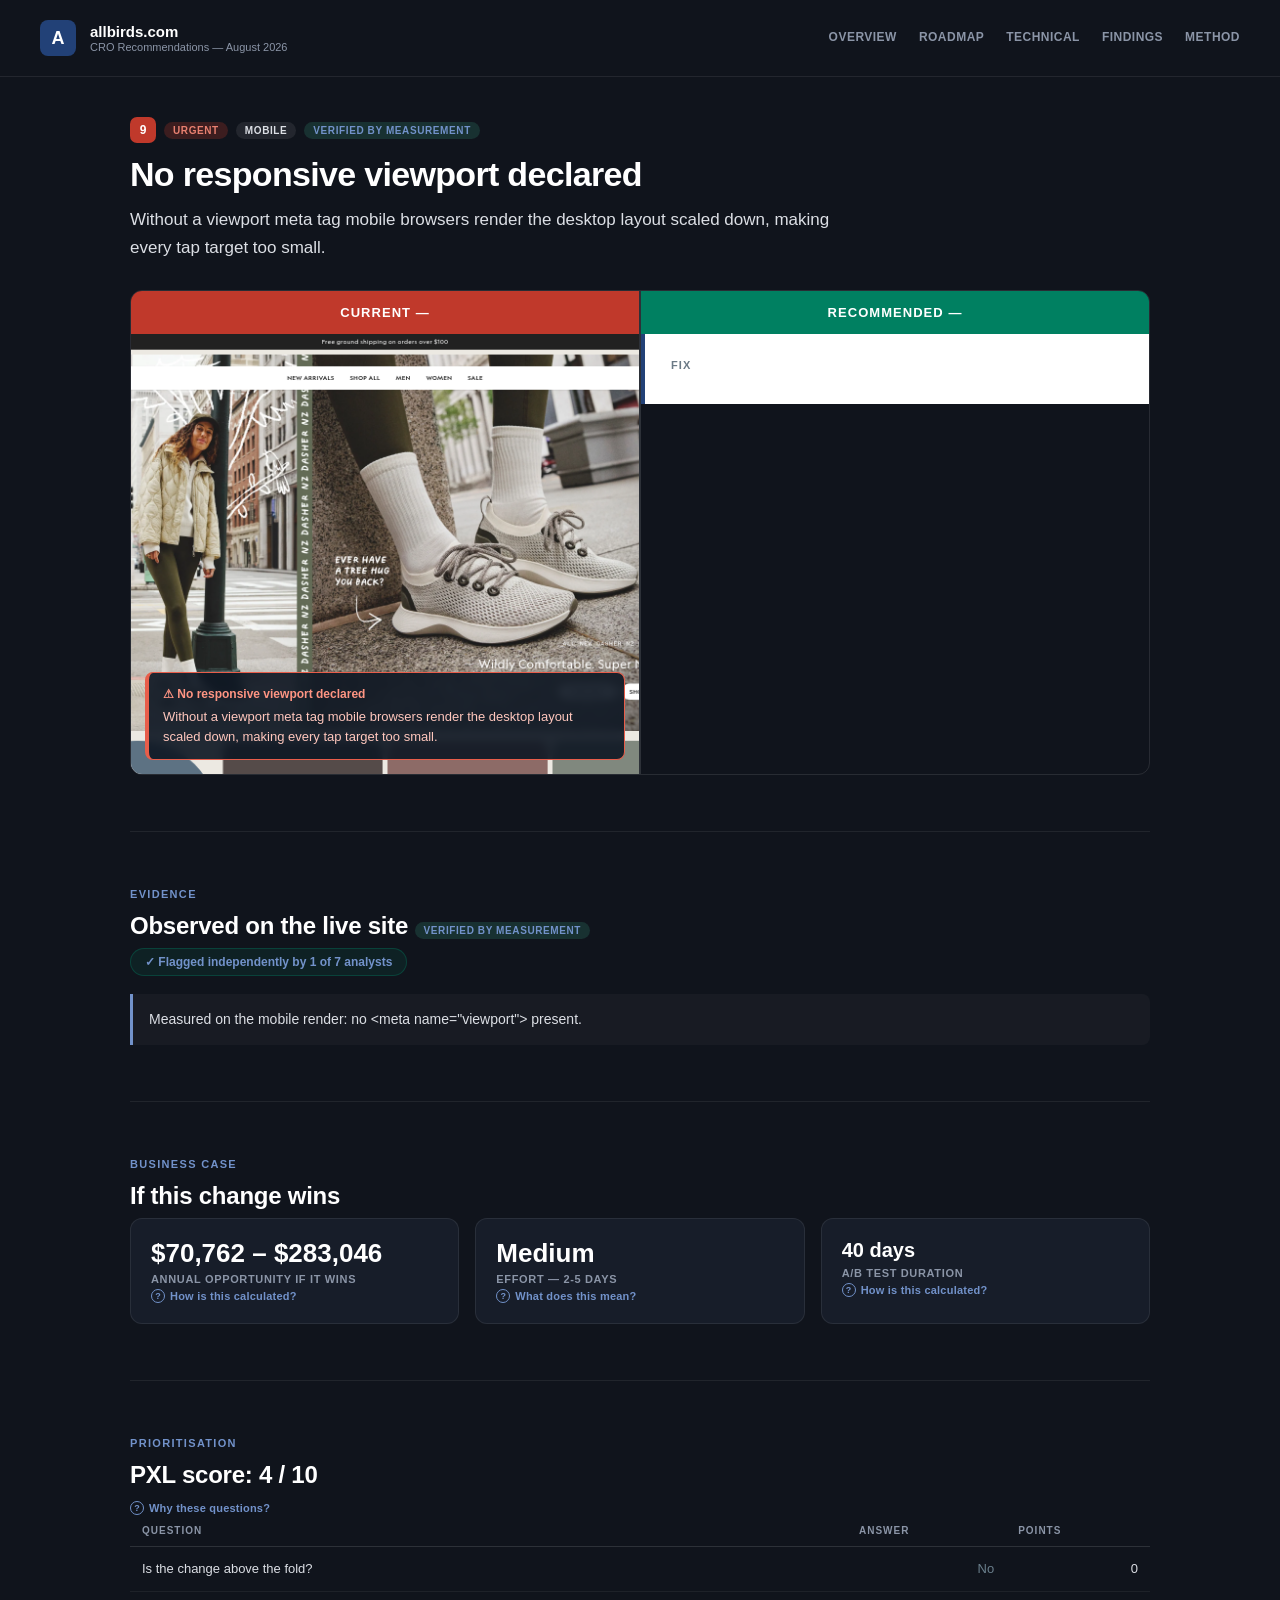
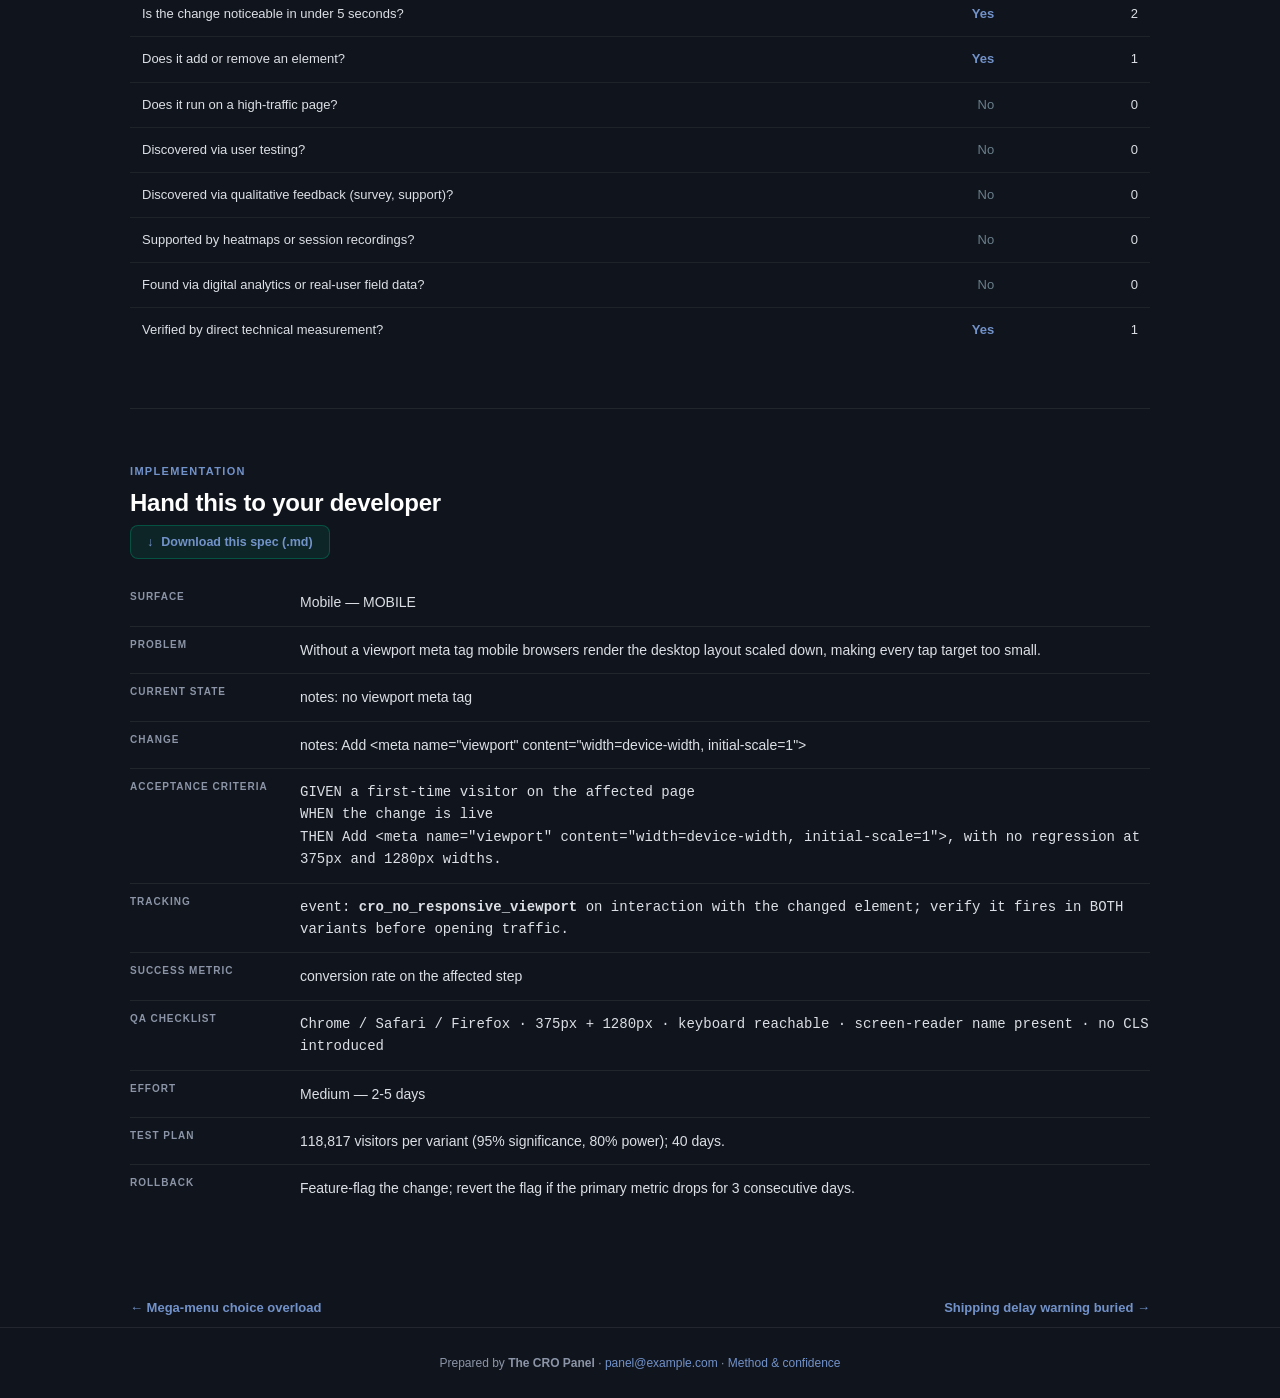
<file: finding_9_no_responsive_viewport.html>
<!doctype html>
<html lang="en">
<head>
<meta charset="utf-8">
<meta name="viewport" content="width=device-width, initial-scale=1.0">
<title>No responsive viewport declared — allbirds.com</title>
<link rel="stylesheet" href="cro_system.css">
<style>:root{--green:#224177;--teal:#7292ca;--navy:#10141c;--mid:#171d29;--light:#212a3b;--muted:#8b95a7;--off:#dcdfe5;}</style></head>
<body>
<header>
  <a class="logo-area" href="index.html" style="text-decoration:none">
    <div class="logo-dot">A</div>
    <div>
      <div class="logo-text">allbirds.com</div>
      <div class="logo-sub">CRO Recommendations — August 2026</div>
    </div>
  </a>
  <nav class="nav"><a href="index.html">Overview</a><a href="roadmap.html">Roadmap</a><a href="technical.html">Technical</a><a href="appendix.html">Findings</a><a href="methodology.html">Method</a></nav>
</header>

<div class="wrap">
  <div class="finding-head">
    <div class="badge-row">
      <span class="rank-chip rank-urgent">9</span>
      <span class="badge badge-urgent">Urgent</span>
      <span class="badge badge-effort">Mobile</span>
      <span class="badge badge-verified">Verified by measurement</span>
    </div>
    <h1>No responsive viewport declared</h1>
    <p class="thesis">Without a viewport meta tag mobile browsers render the desktop layout scaled down, making every tap target too small.</p>
  </div>
  
  <div class="section" style="padding-top:0;border-top:none">
    <div class="split">
      <div class="col">
        <div class="label-bar label-current">CURRENT — </div>
        <div class="shotwrap shot-window"><img class="shot" src="shot_home_mobile.png" alt="Screenshot of the current page" loading="lazy"><div class="shot-tag"><strong>⚠ No responsive viewport declared</strong>Without a viewport meta tag mobile browsers render the desktop layout scaled down, making every tap target too small.</div></div>
      </div>
      <div class="divider"></div>
      <div class="col">
        <div class="label-bar label-recommended">RECOMMENDED — </div>
        
        <div class="annotation good"><strong>Fix</strong></div>
      </div>
    </div>
  </div>
  
<div class="section">
  <div class="eyebrow-label">Evidence</div>
  <h2 class="section-title">Observed on the live site <span class="badge badge-verified">Verified by measurement</span></h2>
  <div class="agreement">✓ Flagged independently by 1 of 7 analysts</div>
  <ul class="evidence-list"><li>Measured on the mobile render: no &lt;meta name=&quot;viewport&quot;&gt; present.</li></ul>
</div>
  
<div class="section">
  <div class="eyebrow-label">Business case</div>
  <h2 class="section-title">If this change wins</h2>
  <div class="tiles" style="grid-template-columns:repeat(3,1fr)">
    <div class="tile">
      <div class="tval">$70,762 – $283,046</div>
      <div class="tlabel">annual opportunity if it wins</div>
      <button class="explain" data-m="size-9">How is this calculated?</button>
    </div>
    <div class="tile">
      <div class="tval">Medium</div>
      <div class="tlabel">Effort — 2-5 days</div>
      <button class="explain" data-m="eff-9">What does this mean?</button>
    </div>
    <div class="tile">
      <div class="tval" style="font-size:20px">40 days</div>
      <div class="tlabel">A/B test duration</div>
      <button class="explain" data-m="test-9">How is this calculated?</button>
    </div>
  </div>
</div>
  
<div class="section">
  <div class="eyebrow-label">Prioritisation</div>
  <h2 class="section-title">PXL score: 4 / 10</h2>
  <button class="explain" data-m="pxl-9">Why these questions?</button>
  <div class="tscroll"><table class="dtable">
    <thead><tr><th>Question</th><th class="num">Answer</th><th class="num">Points</th></tr></thead>
    <tbody><tr><td>Is the change above the fold?</td><td class="num no">No</td><td class="num">0</td></tr><tr><td>Is the change noticeable in under 5 seconds?</td><td class="num yes">Yes</td><td class="num">2</td></tr><tr><td>Does it add or remove an element?</td><td class="num yes">Yes</td><td class="num">1</td></tr><tr><td>Does it run on a high-traffic page?</td><td class="num no">No</td><td class="num">0</td></tr><tr><td>Discovered via user testing?</td><td class="num no">No</td><td class="num">0</td></tr><tr><td>Discovered via qualitative feedback (survey, support)?</td><td class="num no">No</td><td class="num">0</td></tr><tr><td>Supported by heatmaps or session recordings?</td><td class="num no">No</td><td class="num">0</td></tr><tr><td>Found via digital analytics or real-user field data?</td><td class="num no">No</td><td class="num">0</td></tr><tr><td>Verified by direct technical measurement?</td><td class="num yes">Yes</td><td class="num">1</td></tr></tbody>
  </table></div>
</div>
  
<div class="section">
  <div class="eyebrow-label">Implementation</div>
  <h2 class="section-title">Hand this to your developer</h2>
  <div class="dl-row" style="margin:0 0 20px">
    <a class="btn-dl" href="dev_spec_9_no_responsive_viewport.md" download>Download this spec (.md)</a>
  </div>
  <dl class="spec">
    <dt>Surface</dt><dd>Mobile — MOBILE</dd>
    <dt>Problem</dt><dd>Without a viewport meta tag mobile browsers render the desktop layout scaled down, making every tap target too small.</dd>
    <dt>Current state</dt><dd>notes: no viewport meta tag</dd>
    <dt>Change</dt><dd>notes: Add &lt;meta name=&quot;viewport&quot; content=&quot;width=device-width, initial-scale=1&quot;&gt;</dd>
    <dt>Acceptance criteria</dt><dd class="mono">GIVEN a first-time visitor on the affected page<br>
      WHEN the change is live<br>
      THEN Add &lt;meta name=&quot;viewport&quot; content=&quot;width=device-width, initial-scale=1&quot;&gt;,
      with no regression at 375px and 1280px widths.</dd>
    <dt>Tracking</dt><dd class="mono">event: <strong>cro_no_responsive_viewport</strong> on interaction with the
      changed element; verify it fires in BOTH variants before opening traffic.</dd>
    <dt>Success metric</dt><dd>conversion rate on the affected step</dd>
    <dt>QA checklist</dt><dd class="mono">Chrome / Safari / Firefox · 375px + 1280px ·
      keyboard reachable · screen-reader name present · no CLS introduced</dd>
    <dt>Effort</dt><dd>Medium —
      2-5 days</dd>
    <dt>Test plan</dt><dd>118,817 visitors per variant
      (95% significance, 80% power);
      40 days.</dd>
    <dt>Rollback</dt><dd>Feature-flag the change; revert the flag if the primary metric
      drops for 3 consecutive days.</dd>
  </dl>
</div>
  <div class="pager"><a href="finding_8_mega_menu_choice_overload.html">← Mega-menu choice overload</a><a href="finding_10_shipping_delay_warning_buried.html">Shipping delay warning buried →</a></div>
</div>
<div class="footer">
  Prepared by <strong>The CRO Panel</strong> · <a href="mailto:panel@example.com">panel@example.com</a> · <a href="methodology.html">Method &amp; confidence</a>
</div>
<div class="modal-overlay" id="modal-root"><div class="modal-box"></div></div>
<template id="m-size-9"><h3>How this range is calculated</h3><p>Result: <strong>$70,762 – $283,046 / yr</strong></p><div class="formula">annual visits × baseline conversion × relative lift × order value
= 2,160,000 annual visits x 2.10% conversion x 2.0-8.0% relative lift x $78 order value</div><p>The 2.0–8.0% relative-lift band is an assumption bounded by severity (Urgent), not a prediction.</p><p><strong>Why the range is conservative:</strong> Across 127,000 experiments, 12% produced a statistically significant improvement on the primary metric; a healthy programme win rate is 10-30%. Winning tests also overstate their true effect, so treat this as the prize if the change works — never expected revenue.</p></template><template id="m-eff-9"><h3>How effort is estimated</h3><table><tr><th>Bracket</th><th>Days</th><th>Typical scope</th></tr><tr><td>Low</td><td class='num'>0.5–2</td><td>copy, colour, labels, image swaps</td></tr><tr><td>Medium</td><td class='num'>2–5</td><td>layout shifts, form changes, new modules</td></tr><tr><td>High</td><td class='num'>5+</td><td>personalisation, funnel work, integrations</td></tr></table><p>Assigned by matching the recommended change against these scopes; the estimate is a bracket, not a quote.</p></template><template id="m-test-9"><h3>Sample size math</h3><p>Two-proportion z-test, the standard pre-test sample-size calculation:</p><div class="formula">n = [z&#8320;.&#8320;&#8322;&#8325;·√(2·p̄·(1−p̄)) + z&#8320;.&#8322;&#8320;·√(p₁(1−p₁)+p₂(1−p₂))]² / (p₁−p₂)²</div><table><tr><td>Baseline conversion</td><td class='num'>2.1%</td></tr><tr><td>Significance / power</td><td class='num'>95% / 80%</td></tr><tr><td>Sample per variant, 8.0% lift</td><td class='num'>118,817</td></tr><tr><td>Sample per variant, 2.0% lift</td><td class='num'>1,847,435</td></tr></table><p>Halving the minimum detectable effect roughly quadruples the sample required, which is why the conservative figure is so much larger.</p></template><template id="m-pxl-9"><h3>What PXL is</h3><p>PXL is CXL's prioritisation framework: binary questions instead of subjective 1–10 guesses, weighted toward evidence.</p><p>Findings discovered by inspection score zero on all four evidence questions — that is the honest signal, not a defect. Findings verified by direct measurement earn the extension point and, where real-user field data is involved, the analytics point.</p><p>The full rubric is on the <a href="methodology.html" style="color:var(--teal)">method page</a>.</p></template><script>
(function(){
  var root=document.getElementById('modal-root');
  function close(){root.classList.remove('open');}
  document.addEventListener('click',function(e){
    var b=e.target.closest('[data-m]');
    if(b){var t=document.getElementById('m-'+b.getAttribute('data-m'));
      if(t){root.querySelector('.modal-box').innerHTML=
        '<button class="modal-close" aria-label="Close">\u00d7</button>'+t.innerHTML;
        root.classList.add('open');}return;}
    if(e.target.closest('.modal-close')||e.target===root)close();
  });
  document.addEventListener('keydown',function(e){if(e.key==='Escape')close();});
  function scale(){
    document.querySelectorAll('.card-preview .preview-inner').forEach(function(el){
      var w=el.parentElement.clientWidth;if(!w)return;
      var s=w/1280;el.style.transform='scale('+s+')';
      el.parentElement.style.height=Math.round(514*s)+'px';});
  }
  scale();window.addEventListener('resize',scale);
})();
</script>
</body>
</html>
</file>
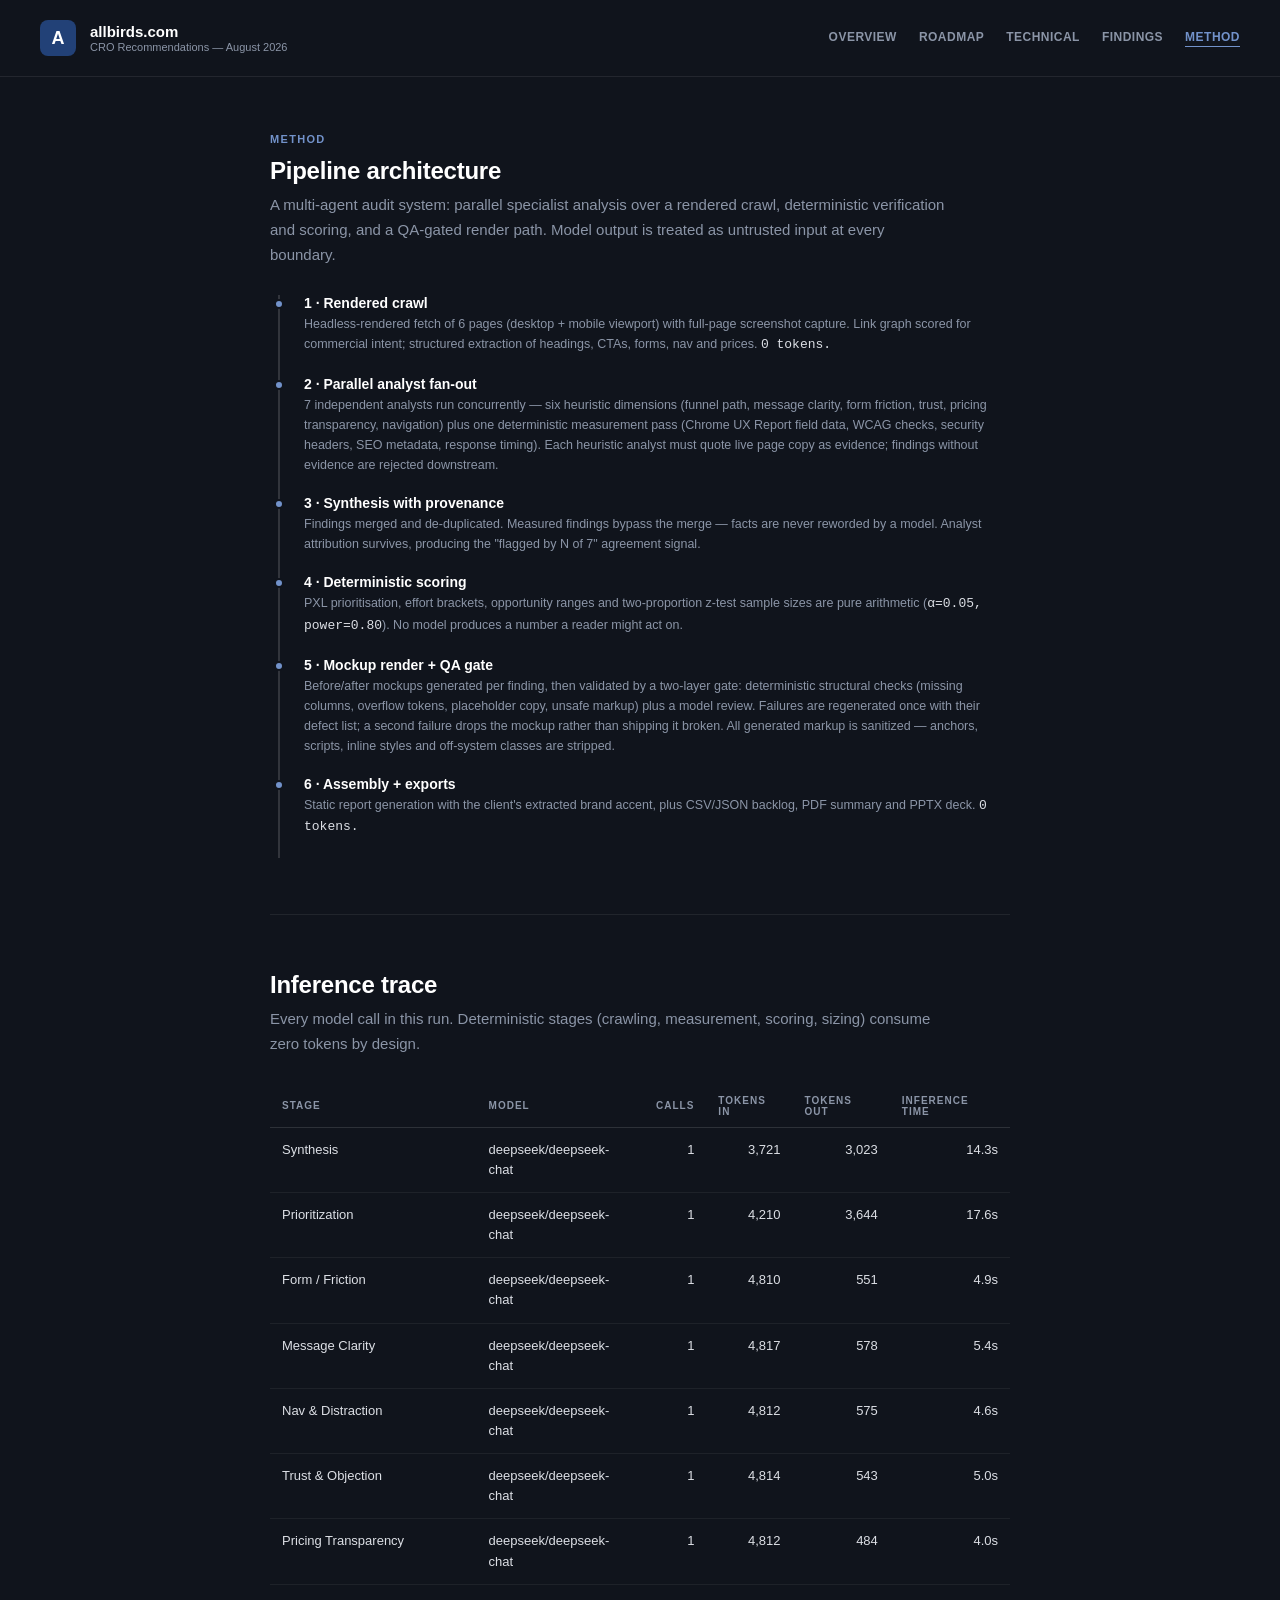
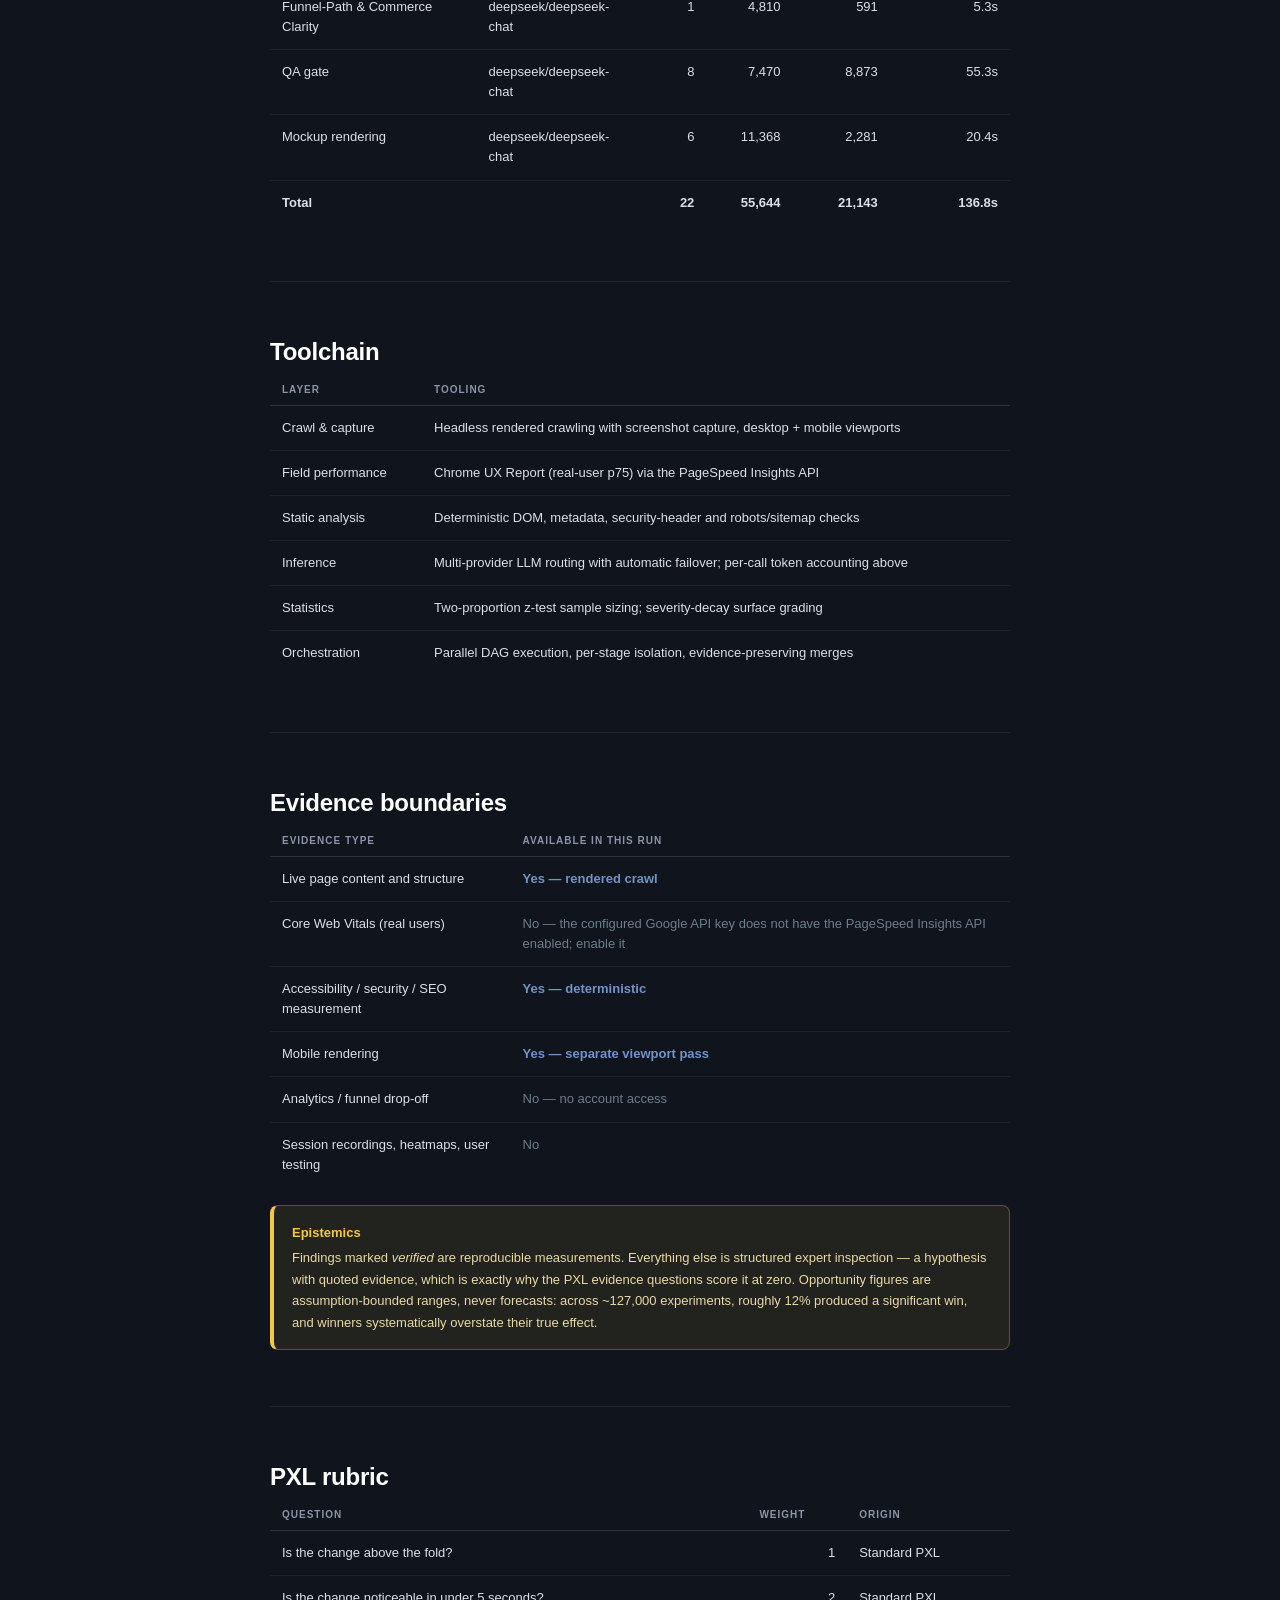
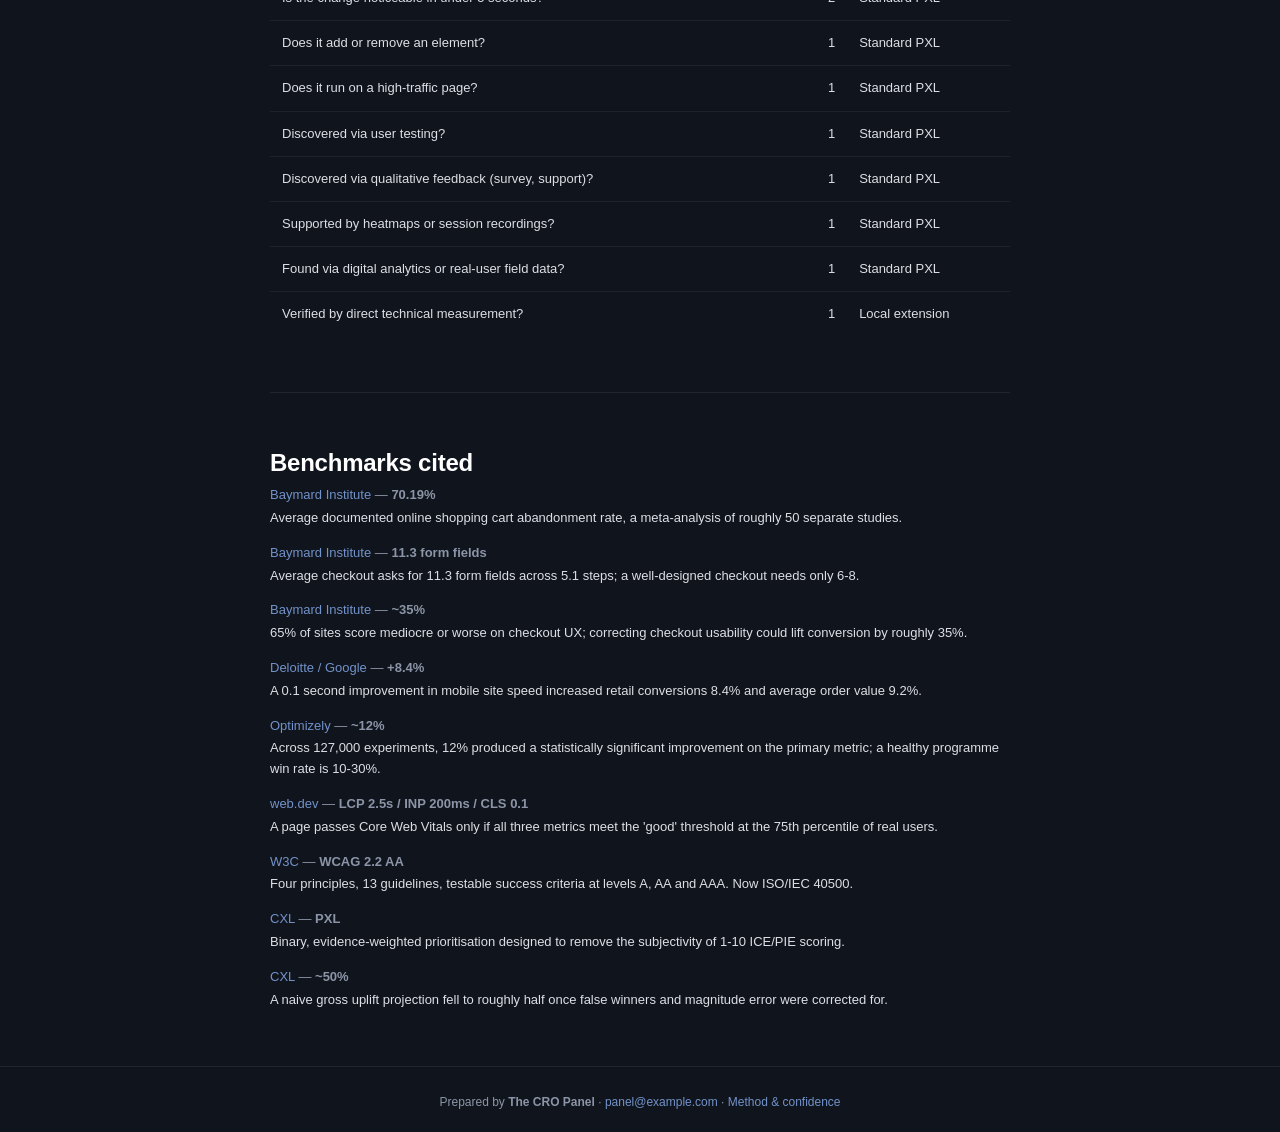
<file: methodology.html>
<!doctype html>
<html lang="en">
<head>
<meta charset="utf-8">
<meta name="viewport" content="width=device-width, initial-scale=1.0">
<title>Method — allbirds.com</title>
<link rel="stylesheet" href="cro_system.css">
<style>:root{--green:#224177;--teal:#7292ca;--navy:#10141c;--mid:#171d29;--light:#212a3b;--muted:#8b95a7;--off:#dcdfe5;}</style></head>
<body>
<header>
  <a class="logo-area" href="index.html" style="text-decoration:none">
    <div class="logo-dot">A</div>
    <div>
      <div class="logo-text">allbirds.com</div>
      <div class="logo-sub">CRO Recommendations — August 2026</div>
    </div>
  </a>
  <nav class="nav"><a href="index.html">Overview</a><a href="roadmap.html">Roadmap</a><a href="technical.html">Technical</a><a href="appendix.html">Findings</a><a href="methodology.html" class="active">Method</a></nav>
</header>

<div class="wrap-narrow">
  <div class="section">
    <div class="eyebrow-label">Method</div>
    <h2 class="section-title">Pipeline architecture</h2>
    <p class="section-intro">A multi-agent audit system: parallel specialist analysis over a
      rendered crawl, deterministic verification and scoring, and a QA-gated render path.
      Model output is treated as untrusted input at every boundary.</p>
    
    <div class="trace">
      <div class="trace-step"><div class="t-name">1 · Rendered crawl</div>
        <div class="t-detail">Headless-rendered fetch of 6 pages (desktop + mobile
        viewport) with full-page screenshot capture. Link graph scored for commercial intent;
        structured extraction of headings, CTAs, forms, nav and prices. <span class="mono">0 tokens.</span></div></div>
      <div class="trace-step"><div class="t-name">2 · Parallel analyst fan-out</div>
        <div class="t-detail">7 independent analysts run concurrently — six
        heuristic dimensions (funnel path, message clarity, form friction, trust, pricing
        transparency, navigation) plus one deterministic measurement pass (Chrome UX Report
        field data, WCAG checks, security headers, SEO metadata, response timing). Each
        heuristic analyst must quote live page copy as evidence; findings without evidence
        are rejected downstream.</div></div>
      <div class="trace-step"><div class="t-name">3 · Synthesis with provenance</div>
        <div class="t-detail">Findings merged and de-duplicated. Measured findings bypass the
        merge — facts are never reworded by a model. Analyst attribution survives, producing
        the "flagged by N of 7" agreement signal.</div></div>
      <div class="trace-step"><div class="t-name">4 · Deterministic scoring</div>
        <div class="t-detail">PXL prioritisation, effort brackets, opportunity ranges and
        two-proportion z-test sample sizes are pure arithmetic
        (<span class="mono">α=0.05, power=0.80</span>). No model produces a number a reader
        might act on.</div></div>
      <div class="trace-step"><div class="t-name">5 · Mockup render + QA gate</div>
        <div class="t-detail">Before/after mockups generated per finding, then validated by a
        two-layer gate: deterministic structural checks (missing columns, overflow tokens,
        placeholder copy, unsafe markup) plus a model review. Failures are regenerated once
        with their defect list; a second failure drops the mockup rather than shipping it
        broken. All generated markup is sanitized — anchors, scripts, inline styles and
        off-system classes are stripped.</div></div>
      <div class="trace-step"><div class="t-name">6 · Assembly + exports</div>
        <div class="t-detail">Static report generation with the client's extracted brand
        accent, plus CSV/JSON backlog, PDF summary and PPTX deck. <span class="mono">0 tokens.</span></div></div>
    </div>
  </div>
  
  <div class="section">
    <h2 class="section-title">Inference trace</h2>
    <p class="section-intro">Every model call in this run. Deterministic stages
      (crawling, measurement, scoring, sizing) consume zero tokens by design.</p>
    <div class="tscroll"><table class="dtable">
      <thead><tr><th>Stage</th><th>Model</th><th class="num">Calls</th>
        <th class="num">Tokens in</th><th class="num">Tokens out</th><th class="num">Inference time</th></tr></thead>
      <tbody><tr><td>Synthesis</td><td>deepseek/deepseek-chat</td><td class='num'>1</td><td class='num'>3,721</td><td class='num'>3,023</td><td class='num'>14.3s</td></tr><tr><td>Prioritization</td><td>deepseek/deepseek-chat</td><td class='num'>1</td><td class='num'>4,210</td><td class='num'>3,644</td><td class='num'>17.6s</td></tr><tr><td>Form / Friction</td><td>deepseek/deepseek-chat</td><td class='num'>1</td><td class='num'>4,810</td><td class='num'>551</td><td class='num'>4.9s</td></tr><tr><td>Message Clarity</td><td>deepseek/deepseek-chat</td><td class='num'>1</td><td class='num'>4,817</td><td class='num'>578</td><td class='num'>5.4s</td></tr><tr><td>Nav &amp; Distraction</td><td>deepseek/deepseek-chat</td><td class='num'>1</td><td class='num'>4,812</td><td class='num'>575</td><td class='num'>4.6s</td></tr><tr><td>Trust &amp; Objection</td><td>deepseek/deepseek-chat</td><td class='num'>1</td><td class='num'>4,814</td><td class='num'>543</td><td class='num'>5.0s</td></tr><tr><td>Pricing Transparency</td><td>deepseek/deepseek-chat</td><td class='num'>1</td><td class='num'>4,812</td><td class='num'>484</td><td class='num'>4.0s</td></tr><tr><td>Funnel-Path &amp; Commerce Clarity</td><td>deepseek/deepseek-chat</td><td class='num'>1</td><td class='num'>4,810</td><td class='num'>591</td><td class='num'>5.3s</td></tr><tr><td>QA gate</td><td>deepseek/deepseek-chat</td><td class='num'>8</td><td class='num'>7,470</td><td class='num'>8,873</td><td class='num'>55.3s</td></tr><tr><td>Mockup rendering</td><td>deepseek/deepseek-chat</td><td class='num'>6</td><td class='num'>11,368</td><td class='num'>2,281</td><td class='num'>20.4s</td></tr>
      <tr><td><strong>Total</strong></td><td></td><td class="num"><strong>22</strong></td>
        <td class="num"><strong>55,644</strong></td><td class="num"><strong>21,143</strong></td>
        <td class="num"><strong>136.8s</strong></td></tr></tbody></table></div>
  </div>
  <div class="section">
    <h2 class="section-title">Toolchain</h2>
    <div class="tscroll"><table class="dtable">
      <thead><tr><th>Layer</th><th>Tooling</th></tr></thead>
      <tbody>
        <tr><td>Crawl &amp; capture</td><td>Headless rendered crawling with screenshot capture, desktop + mobile viewports</td></tr>
        <tr><td>Field performance</td><td>Chrome UX Report (real-user p75) via the PageSpeed Insights API</td></tr>
        <tr><td>Static analysis</td><td>Deterministic DOM, metadata, security-header and robots/sitemap checks</td></tr>
        <tr><td>Inference</td><td>Multi-provider LLM routing with automatic failover; per-call token accounting above</td></tr>
        <tr><td>Statistics</td><td>Two-proportion z-test sample sizing; severity-decay surface grading</td></tr>
        <tr><td>Orchestration</td><td>Parallel DAG execution, per-stage isolation, evidence-preserving merges</td></tr>
      </tbody></table></div>
  </div>

  <div class="section">
    <h2 class="section-title">Evidence boundaries</h2>
    <div class="tscroll"><table class="dtable">
      <thead><tr><th>Evidence type</th><th>Available in this run</th></tr></thead>
      <tbody>
        <tr><td>Live page content and structure</td><td class="yes">Yes — rendered crawl</td></tr>
        <tr><td>Core Web Vitals (real users)</td><td class="no">No — the configured Google API key does not have the PageSpeed Insights API enabled; enable it </td></tr>
        <tr><td>Accessibility / security / SEO measurement</td><td class="yes">Yes — deterministic</td></tr>
        <tr><td>Mobile rendering</td><td class="yes">Yes — separate viewport pass</td></tr>
        <tr><td>Analytics / funnel drop-off</td><td class="no">No — no account access</td></tr>
        <tr><td>Session recordings, heatmaps, user testing</td><td class="no">No</td></tr>
      </tbody></table></div>
    <div class="caveat" style="margin-top:18px">
      <strong>Epistemics</strong>
      Findings marked <em>verified</em> are reproducible measurements. Everything else is
      structured expert inspection — a hypothesis with quoted evidence, which is exactly why
      the PXL evidence questions score it at zero. Opportunity figures are assumption-bounded
      ranges, never forecasts: across ~127,000 experiments, roughly 12% produced a significant
      win, and winners systematically overstate their true effect.
    </div>
  </div>

  <div class="section">
    <h2 class="section-title">PXL rubric</h2>
    <div class="tscroll"><table class="dtable">
      <thead><tr><th>Question</th><th class="num">Weight</th><th>Origin</th></tr></thead>
      <tbody><tr><td>Is the change above the fold?</td><td class="num">1</td><td>Standard PXL</td></tr><tr><td>Is the change noticeable in under 5 seconds?</td><td class="num">2</td><td>Standard PXL</td></tr><tr><td>Does it add or remove an element?</td><td class="num">1</td><td>Standard PXL</td></tr><tr><td>Does it run on a high-traffic page?</td><td class="num">1</td><td>Standard PXL</td></tr><tr><td>Discovered via user testing?</td><td class="num">1</td><td>Standard PXL</td></tr><tr><td>Discovered via qualitative feedback (survey, support)?</td><td class="num">1</td><td>Standard PXL</td></tr><tr><td>Supported by heatmaps or session recordings?</td><td class="num">1</td><td>Standard PXL</td></tr><tr><td>Found via digital analytics or real-user field data?</td><td class="num">1</td><td>Standard PXL</td></tr><tr><td>Verified by direct technical measurement?</td><td class="num">1</td><td>Local extension</td></tr></tbody></table></div>
  </div>

  <div class="section">
    <h2 class="section-title">Benchmarks cited</h2>
    <ul class="sources"><li><a href="https://baymard.com/lists/cart-abandonment-rate">Baymard Institute</a> — <strong>70.19%</strong><span class="claim">Average documented online shopping cart abandonment rate, a meta-analysis of roughly 50 separate studies.</span></li><li><a href="https://baymard.com/blog/checkout-flow-average-form-fields">Baymard Institute</a> — <strong>11.3 form fields</strong><span class="claim">Average checkout asks for 11.3 form fields across 5.1 steps; a well-designed checkout needs only 6-8.</span></li><li><a href="https://baymard.com/research/checkout-usability">Baymard Institute</a> — <strong>~35%</strong><span class="claim">65% of sites score mediocre or worse on checkout UX; correcting checkout usability could lift conversion by roughly 35%.</span></li><li><a href="https://www.deloitte.com/ie/en/services/consulting/research/milliseconds-make-millions.html">Deloitte / Google</a> — <strong>+8.4%</strong><span class="claim">A 0.1 second improvement in mobile site speed increased retail conversions 8.4% and average order value 9.2%.</span></li><li><a href="https://www.optimizely.com/field-notes/guides/127000-experiments">Optimizely</a> — <strong>~12%</strong><span class="claim">Across 127,000 experiments, 12% produced a statistically significant improvement on the primary metric; a healthy programme win rate is 10-30%.</span></li><li><a href="https://web.dev/articles/vitals">web.dev</a> — <strong>LCP 2.5s / INP 200ms / CLS 0.1</strong><span class="claim">A page passes Core Web Vitals only if all three metrics meet the &#x27;good&#x27; threshold at the 75th percentile of real users.</span></li><li><a href="https://www.w3.org/WAI/standards-guidelines/wcag/">W3C</a> — <strong>WCAG 2.2 AA</strong><span class="claim">Four principles, 13 guidelines, testable success criteria at levels A, AA and AAA. Now ISO/IEC 40500.</span></li><li><a href="https://cxl.com/blog/better-way-prioritize-ab-tests/">CXL</a> — <strong>PXL</strong><span class="claim">Binary, evidence-weighted prioritisation designed to remove the subjectivity of 1-10 ICE/PIE scoring.</span></li><li><a href="https://cxl.com/blog/net-value-ab-testing/">CXL</a> — <strong>~50%</strong><span class="claim">A naive gross uplift projection fell to roughly half once false winners and magnitude error were corrected for.</span></li></ul>
  </div>
</div>
<div class="footer">
  Prepared by <strong>The CRO Panel</strong> · <a href="mailto:panel@example.com">panel@example.com</a> · <a href="methodology.html">Method &amp; confidence</a>
</div>
<div class="modal-overlay" id="modal-root"><div class="modal-box"></div></div>
<script>
(function(){
  var root=document.getElementById('modal-root');
  function close(){root.classList.remove('open');}
  document.addEventListener('click',function(e){
    var b=e.target.closest('[data-m]');
    if(b){var t=document.getElementById('m-'+b.getAttribute('data-m'));
      if(t){root.querySelector('.modal-box').innerHTML=
        '<button class="modal-close" aria-label="Close">\u00d7</button>'+t.innerHTML;
        root.classList.add('open');}return;}
    if(e.target.closest('.modal-close')||e.target===root)close();
  });
  document.addEventListener('keydown',function(e){if(e.key==='Escape')close();});
  function scale(){
    document.querySelectorAll('.card-preview .preview-inner').forEach(function(el){
      var w=el.parentElement.clientWidth;if(!w)return;
      var s=w/1280;el.style.transform='scale('+s+')';
      el.parentElement.style.height=Math.round(514*s)+'px';});
  }
  scale();window.addEventListener('resize',scale);
})();
</script>
</body>
</html>
</file>
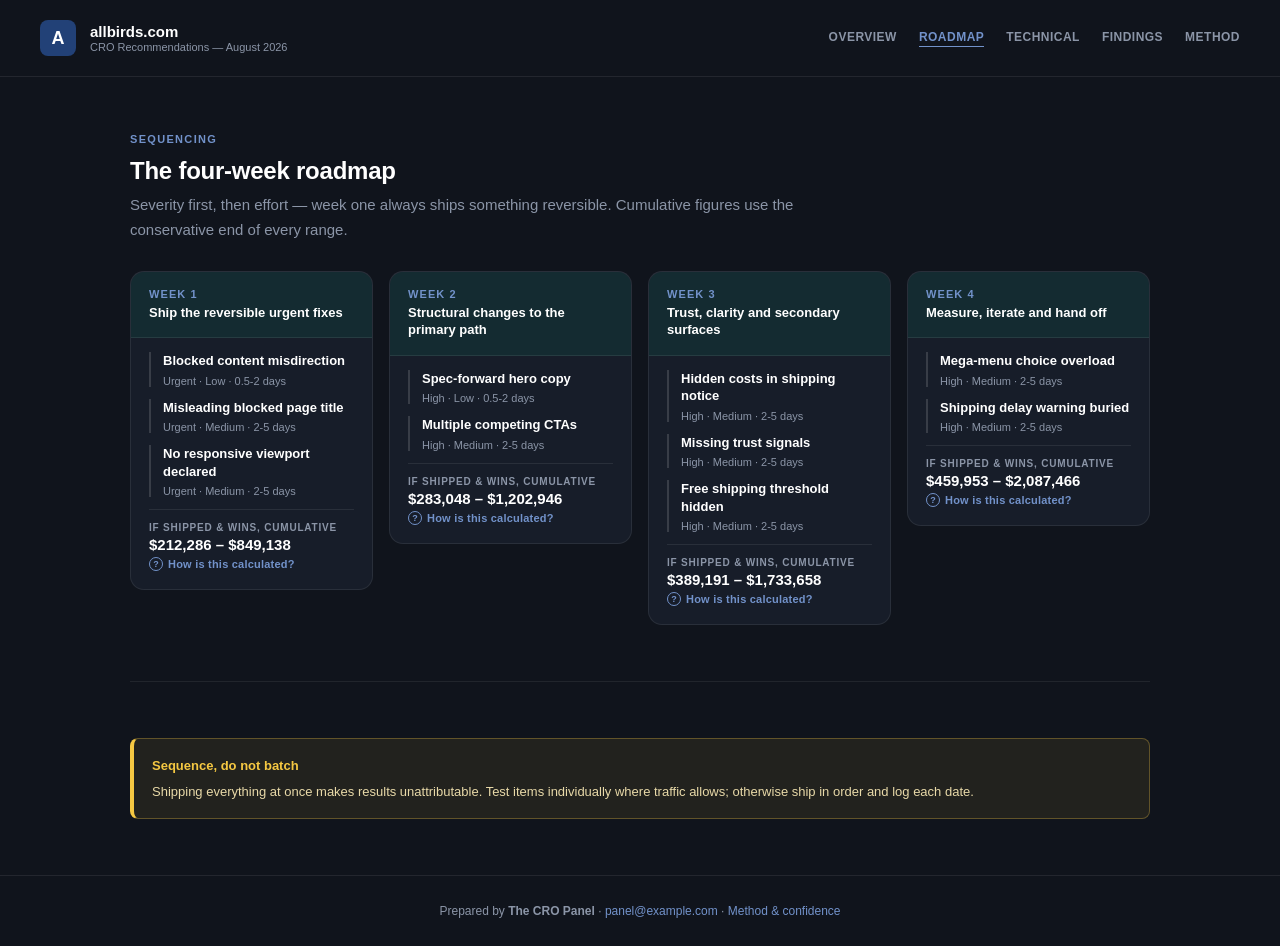
<file: roadmap.html>
<!doctype html>
<html lang="en">
<head>
<meta charset="utf-8">
<meta name="viewport" content="width=device-width, initial-scale=1.0">
<title>Roadmap — allbirds.com</title>
<link rel="stylesheet" href="cro_system.css">
<style>:root{--green:#224177;--teal:#7292ca;--navy:#10141c;--mid:#171d29;--light:#212a3b;--muted:#8b95a7;--off:#dcdfe5;}</style></head>
<body>
<header>
  <a class="logo-area" href="index.html" style="text-decoration:none">
    <div class="logo-dot">A</div>
    <div>
      <div class="logo-text">allbirds.com</div>
      <div class="logo-sub">CRO Recommendations — August 2026</div>
    </div>
  </a>
  <nav class="nav"><a href="index.html">Overview</a><a href="roadmap.html" class="active">Roadmap</a><a href="technical.html">Technical</a><a href="appendix.html">Findings</a><a href="methodology.html">Method</a></nav>
</header>

<div class="wrap">
  <div class="section">
    <div class="eyebrow-label">Sequencing</div>
    <h2 class="section-title">The four-week roadmap</h2>
    <p class="section-intro">Severity first, then effort — week one always ships
      something reversible. Cumulative figures use the conservative end of every range.</p>
    <div class="weeks"><div class="week">
      <div class="week-head"><div class="week-num">Week 1</div>
        <div class="week-theme">Ship the reversible urgent fixes</div></div>
      <div class="week-body"><div class="week-item"><a href="finding_1_blocked_content_misdirection.html">Blocked content misdirection</a><div class="wmeta">Urgent · Low · 0.5-2 days</div></div><div class="week-item"><a href="finding_2_misleading_blocked_page_title.html">Misleading blocked page title</a><div class="wmeta">Urgent · Medium · 2-5 days</div></div><div class="week-item"><a href="finding_9_no_responsive_viewport.html">No responsive viewport declared</a><div class="wmeta">Urgent · Medium · 2-5 days</div></div>
        <div style="border-top:1px solid rgba(255,255,255,0.08);padding-top:12px">
          <div class="tlabel" style="font-size:10px;color:var(--muted);text-transform:uppercase;
            letter-spacing:0.08em;font-weight:700">If shipped &amp; wins, cumulative</div>
          <div style="color:var(--white);font-weight:800;font-size:15px;margin-top:3px">$212,286 – $849,138</div>
          <button class="explain" data-m="wk-1">How is this calculated?</button>
        </div>
      </div></div><div class="week">
      <div class="week-head"><div class="week-num">Week 2</div>
        <div class="week-theme">Structural changes to the primary path</div></div>
      <div class="week-body"><div class="week-item"><a href="finding_4_spec_forward_hero_copy.html">Spec-forward hero copy</a><div class="wmeta">High · Low · 0.5-2 days</div></div><div class="week-item"><a href="finding_3_multiple_competing_ctas.html">Multiple competing CTAs</a><div class="wmeta">High · Medium · 2-5 days</div></div>
        <div style="border-top:1px solid rgba(255,255,255,0.08);padding-top:12px">
          <div class="tlabel" style="font-size:10px;color:var(--muted);text-transform:uppercase;
            letter-spacing:0.08em;font-weight:700">If shipped &amp; wins, cumulative</div>
          <div style="color:var(--white);font-weight:800;font-size:15px;margin-top:3px">$283,048 – $1,202,946</div>
          <button class="explain" data-m="wk-2">How is this calculated?</button>
        </div>
      </div></div><div class="week">
      <div class="week-head"><div class="week-num">Week 3</div>
        <div class="week-theme">Trust, clarity and secondary surfaces</div></div>
      <div class="week-body"><div class="week-item"><a href="finding_5_hidden_costs_in_shipping_notice.html">Hidden costs in shipping notice</a><div class="wmeta">High · Medium · 2-5 days</div></div><div class="week-item"><a href="finding_6_missing_trust_signals.html">Missing trust signals</a><div class="wmeta">High · Medium · 2-5 days</div></div><div class="week-item"><a href="finding_7_free_shipping_threshold_hidden.html">Free shipping threshold hidden</a><div class="wmeta">High · Medium · 2-5 days</div></div>
        <div style="border-top:1px solid rgba(255,255,255,0.08);padding-top:12px">
          <div class="tlabel" style="font-size:10px;color:var(--muted);text-transform:uppercase;
            letter-spacing:0.08em;font-weight:700">If shipped &amp; wins, cumulative</div>
          <div style="color:var(--white);font-weight:800;font-size:15px;margin-top:3px">$389,191 – $1,733,658</div>
          <button class="explain" data-m="wk-3">How is this calculated?</button>
        </div>
      </div></div><div class="week">
      <div class="week-head"><div class="week-num">Week 4</div>
        <div class="week-theme">Measure, iterate and hand off</div></div>
      <div class="week-body"><div class="week-item"><a href="finding_8_mega_menu_choice_overload.html">Mega-menu choice overload</a><div class="wmeta">High · Medium · 2-5 days</div></div><div class="week-item"><a href="finding_10_shipping_delay_warning_buried.html">Shipping delay warning buried</a><div class="wmeta">High · Medium · 2-5 days</div></div>
        <div style="border-top:1px solid rgba(255,255,255,0.08);padding-top:12px">
          <div class="tlabel" style="font-size:10px;color:var(--muted);text-transform:uppercase;
            letter-spacing:0.08em;font-weight:700">If shipped &amp; wins, cumulative</div>
          <div style="color:var(--white);font-weight:800;font-size:15px;margin-top:3px">$459,953 – $2,087,466</div>
          <button class="explain" data-m="wk-4">How is this calculated?</button>
        </div>
      </div></div></div>
  </div>
  <div class="section">
    <div class="caveat"><strong>Sequence, do not batch</strong>
      Shipping everything at once makes results unattributable. Test items
      individually where traffic allows; otherwise ship in order and log each date.</div>
  </div>
</div>
<div class="footer">
  Prepared by <strong>The CRO Panel</strong> · <a href="mailto:panel@example.com">panel@example.com</a> · <a href="methodology.html">Method &amp; confidence</a>
</div>
<div class="modal-overlay" id="modal-root"><div class="modal-box"></div></div>
<template id="m-wk-1"><h3>Week 1 cumulative math</h3><p>The conservative (low) end of each shipped finding's range, summed through this week:</p><table><tr><th>Finding</th><th>Low end</th></tr><tr><td>Blocked content misdirection</td><td class='num'>$70,762</td></tr><tr><td>Misleading blocked page title</td><td class='num'>$70,762</td></tr><tr><td>No responsive viewport declared</td><td class='num'>$70,762</td></tr></table><p>Every row is an assumption-bounded range, not a forecast — roughly 10–30% of A/B tests produce a significant win. The full arithmetic for any row is on its finding page.</p></template><template id="m-wk-2"><h3>Week 2 cumulative math</h3><p>The conservative (low) end of each shipped finding's range, summed through this week:</p><table><tr><th>Finding</th><th>Low end</th></tr><tr><td>Blocked content misdirection</td><td class='num'>$70,762</td></tr><tr><td>Misleading blocked page title</td><td class='num'>$70,762</td></tr><tr><td>No responsive viewport declared</td><td class='num'>$70,762</td></tr><tr><td>Spec-forward hero copy</td><td class='num'>$35,381</td></tr><tr><td>Multiple competing CTAs</td><td class='num'>$35,381</td></tr></table><p>Every row is an assumption-bounded range, not a forecast — roughly 10–30% of A/B tests produce a significant win. The full arithmetic for any row is on its finding page.</p></template><template id="m-wk-3"><h3>Week 3 cumulative math</h3><p>The conservative (low) end of each shipped finding's range, summed through this week:</p><table><tr><th>Finding</th><th>Low end</th></tr><tr><td>Blocked content misdirection</td><td class='num'>$70,762</td></tr><tr><td>Misleading blocked page title</td><td class='num'>$70,762</td></tr><tr><td>No responsive viewport declared</td><td class='num'>$70,762</td></tr><tr><td>Spec-forward hero copy</td><td class='num'>$35,381</td></tr><tr><td>Multiple competing CTAs</td><td class='num'>$35,381</td></tr><tr><td>Hidden costs in shipping notice</td><td class='num'>$35,381</td></tr><tr><td>Missing trust signals</td><td class='num'>$35,381</td></tr><tr><td>Free shipping threshold hidden</td><td class='num'>$35,381</td></tr></table><p>Every row is an assumption-bounded range, not a forecast — roughly 10–30% of A/B tests produce a significant win. The full arithmetic for any row is on its finding page.</p></template><template id="m-wk-4"><h3>Week 4 cumulative math</h3><p>The conservative (low) end of each shipped finding's range, summed through this week:</p><table><tr><th>Finding</th><th>Low end</th></tr><tr><td>Blocked content misdirection</td><td class='num'>$70,762</td></tr><tr><td>Misleading blocked page title</td><td class='num'>$70,762</td></tr><tr><td>No responsive viewport declared</td><td class='num'>$70,762</td></tr><tr><td>Spec-forward hero copy</td><td class='num'>$35,381</td></tr><tr><td>Multiple competing CTAs</td><td class='num'>$35,381</td></tr><tr><td>Hidden costs in shipping notice</td><td class='num'>$35,381</td></tr><tr><td>Missing trust signals</td><td class='num'>$35,381</td></tr><tr><td>Free shipping threshold hidden</td><td class='num'>$35,381</td></tr><tr><td>Mega-menu choice overload</td><td class='num'>$35,381</td></tr><tr><td>Shipping delay warning buried</td><td class='num'>$35,381</td></tr></table><p>Every row is an assumption-bounded range, not a forecast — roughly 10–30% of A/B tests produce a significant win. The full arithmetic for any row is on its finding page.</p></template><script>
(function(){
  var root=document.getElementById('modal-root');
  function close(){root.classList.remove('open');}
  document.addEventListener('click',function(e){
    var b=e.target.closest('[data-m]');
    if(b){var t=document.getElementById('m-'+b.getAttribute('data-m'));
      if(t){root.querySelector('.modal-box').innerHTML=
        '<button class="modal-close" aria-label="Close">\u00d7</button>'+t.innerHTML;
        root.classList.add('open');}return;}
    if(e.target.closest('.modal-close')||e.target===root)close();
  });
  document.addEventListener('keydown',function(e){if(e.key==='Escape')close();});
  function scale(){
    document.querySelectorAll('.card-preview .preview-inner').forEach(function(el){
      var w=el.parentElement.clientWidth;if(!w)return;
      var s=w/1280;el.style.transform='scale('+s+')';
      el.parentElement.style.height=Math.round(514*s)+'px';});
  }
  scale();window.addEventListener('resize',scale);
})();
</script>
</body>
</html>
</file>
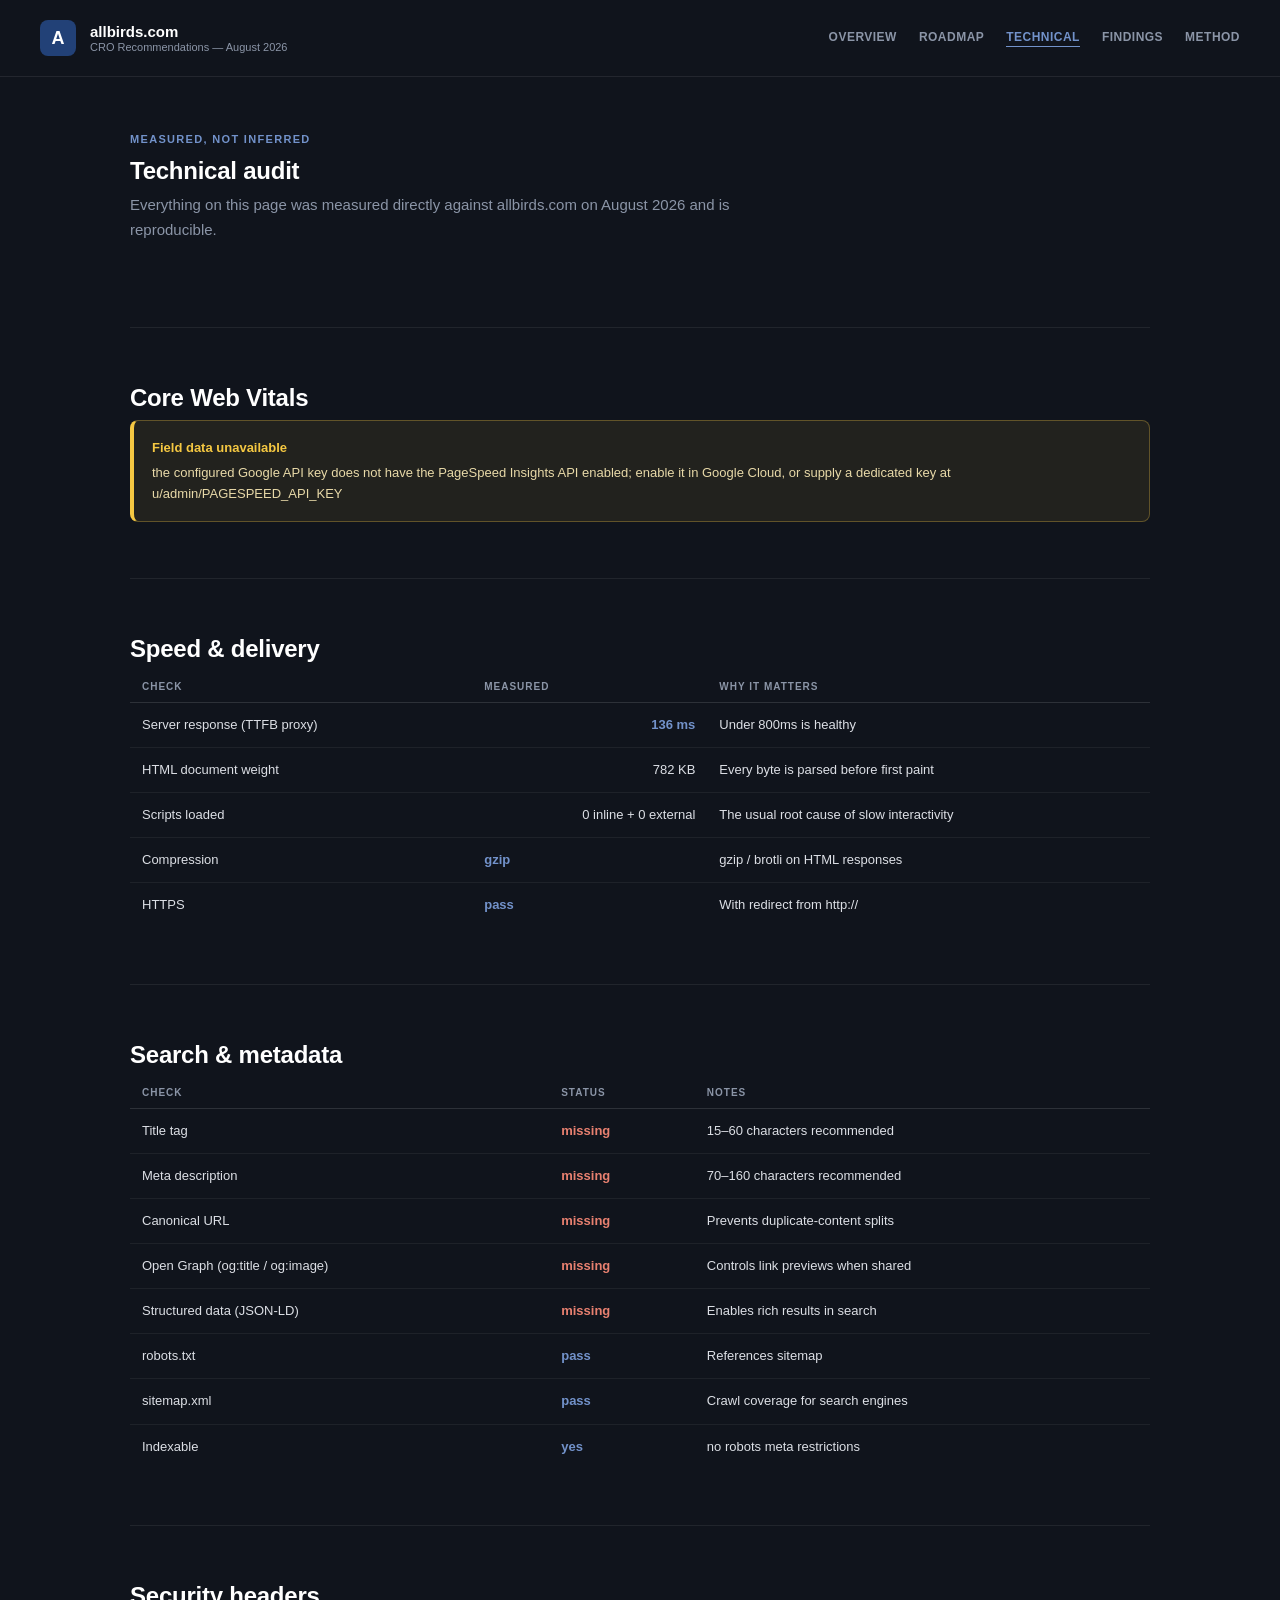
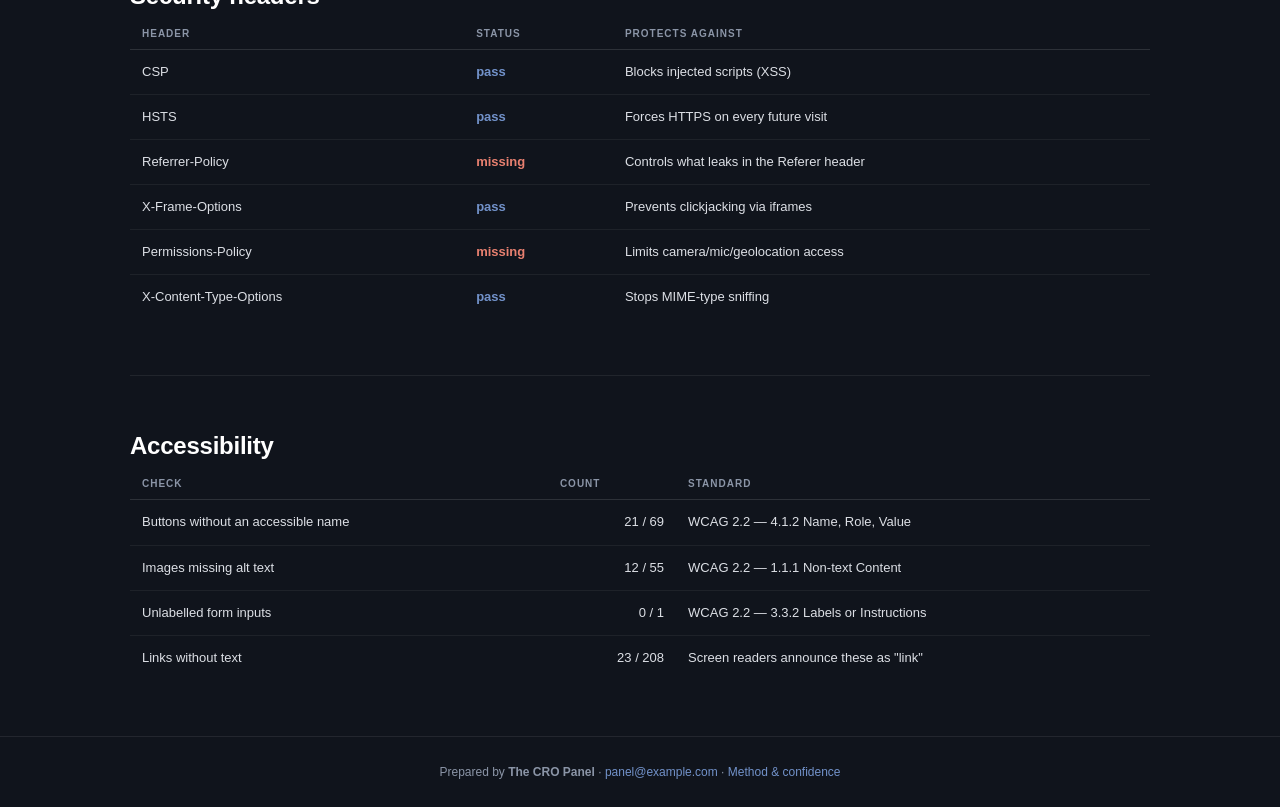
<file: technical.html>
<!doctype html>
<html lang="en">
<head>
<meta charset="utf-8">
<meta name="viewport" content="width=device-width, initial-scale=1.0">
<title>Technical — allbirds.com</title>
<link rel="stylesheet" href="cro_system.css">
<style>:root{--green:#224177;--teal:#7292ca;--navy:#10141c;--mid:#171d29;--light:#212a3b;--muted:#8b95a7;--off:#dcdfe5;}</style></head>
<body>
<header>
  <a class="logo-area" href="index.html" style="text-decoration:none">
    <div class="logo-dot">A</div>
    <div>
      <div class="logo-text">allbirds.com</div>
      <div class="logo-sub">CRO Recommendations — August 2026</div>
    </div>
  </a>
  <nav class="nav"><a href="index.html">Overview</a><a href="roadmap.html">Roadmap</a><a href="technical.html" class="active">Technical</a><a href="appendix.html">Findings</a><a href="methodology.html">Method</a></nav>
</header>

<div class="wrap">
  <div class="section">
    <div class="eyebrow-label">Measured, not inferred</div>
    <h2 class="section-title">Technical audit</h2>
    <p class="section-intro">Everything on this page was measured directly against
      allbirds.com on August 2026 and is reproducible.</p>
  </div>

  <div class="section">
    <h2 class="section-title">Core Web Vitals</h2>
    <div class="caveat"><strong>Field data unavailable</strong>the configured Google API key does not have the PageSpeed Insights API enabled; enable it in Google Cloud, or supply a dedicated key at u/admin/PAGESPEED_API_KEY</div>
  </div>

  <div class="section">
    <h2 class="section-title">Speed &amp; delivery</h2>
    <div class="tscroll"><table class="dtable">
      <thead><tr><th>Check</th><th class="num">Measured</th><th>Why it matters</th></tr></thead>
      <tbody>
    <tr><td>Server response (TTFB proxy)</td>
      <td class="num"><span class="check-pass">136 ms</span></td>
      <td>Under 800ms is healthy</td></tr>
    <tr><td>HTML document weight</td><td class="num">782 KB</td>
      <td>Every byte is parsed before first paint</td></tr>
    <tr><td>Scripts loaded</td>
      <td class="num">0 inline + 0 external</td>
      <td>The usual root cause of slow interactivity</td></tr>
    <tr><td>Compression</td><td><span class="check-pass">gzip</span></td>
      <td>gzip / brotli on HTML responses</td></tr>
    <tr><td>HTTPS</td><td><span class="check-pass">pass</span></td><td>With redirect from http://</td></tr></tbody></table></div>
  </div>

  <div class="section">
    <h2 class="section-title">Search &amp; metadata</h2>
    <div class="tscroll"><table class="dtable">
      <thead><tr><th>Check</th><th>Status</th><th>Notes</th></tr></thead>
      <tbody>
    <tr><td>Title tag</td><td><span class="check-fail">missing</span></td>
      <td>15–60 characters recommended</td></tr>
    <tr><td>Meta description</td><td><span class="check-fail">missing</span></td>
      <td>70–160 characters recommended</td></tr>
    <tr><td>Canonical URL</td><td><span class="check-fail">missing</span></td><td>Prevents duplicate-content splits</td></tr>
    <tr><td>Open Graph (og:title / og:image)</td><td><span class="check-fail">missing</span></td>
      <td>Controls link previews when shared</td></tr>
    <tr><td>Structured data (JSON-LD)</td><td><span class="check-fail">missing</span></td>
      <td>Enables rich results in search</td></tr>
    <tr><td>robots.txt</td><td><span class="check-pass">pass</span></td>
      <td>References sitemap</td></tr>
    <tr><td>sitemap.xml</td><td><span class="check-pass">pass</span></td>
      <td>Crawl coverage for search engines</td></tr>
    <tr><td>Indexable</td><td><span class="check-pass">yes</span></td>
      <td>no robots meta restrictions</td></tr></tbody></table></div>
  </div>

  <div class="section">
    <h2 class="section-title">Security headers</h2>
    <div class="tscroll"><table class="dtable">
      <thead><tr><th>Header</th><th>Status</th><th>Protects against</th></tr></thead>
      <tbody><tr><td>CSP</td><td><span class="check-pass">pass</span></td><td>Blocks injected scripts (XSS)</td></tr><tr><td>HSTS</td><td><span class="check-pass">pass</span></td><td>Forces HTTPS on every future visit</td></tr><tr><td>Referrer-Policy</td><td><span class="check-fail">missing</span></td><td>Controls what leaks in the Referer header</td></tr><tr><td>X-Frame-Options</td><td><span class="check-pass">pass</span></td><td>Prevents clickjacking via iframes</td></tr><tr><td>Permissions-Policy</td><td><span class="check-fail">missing</span></td><td>Limits camera/mic/geolocation access</td></tr><tr><td>X-Content-Type-Options</td><td><span class="check-pass">pass</span></td><td>Stops MIME-type sniffing</td></tr></tbody></table></div>
  </div>

  <div class="section">
    <h2 class="section-title">Accessibility</h2>
    <div class="tscroll"><table class="dtable">
      <thead><tr><th>Check</th><th class="num">Count</th><th>Standard</th></tr></thead>
      <tbody>
    <tr><td>Buttons without an accessible name</td>
      <td class="num">21 / 69</td>
      <td>WCAG 2.2 — 4.1.2 Name, Role, Value</td></tr>
    <tr><td>Images missing alt text</td>
      <td class="num">12 / 55</td>
      <td>WCAG 2.2 — 1.1.1 Non-text Content</td></tr>
    <tr><td>Unlabelled form inputs</td>
      <td class="num">0 / 1</td>
      <td>WCAG 2.2 — 3.3.2 Labels or Instructions</td></tr>
    <tr><td>Links without text</td>
      <td class="num">23 / 208</td>
      <td>Screen readers announce these as "link"</td></tr></tbody></table></div>
  </div>
</div>
<div class="footer">
  Prepared by <strong>The CRO Panel</strong> · <a href="mailto:panel@example.com">panel@example.com</a> · <a href="methodology.html">Method &amp; confidence</a>
</div>
<div class="modal-overlay" id="modal-root"><div class="modal-box"></div></div>
<script>
(function(){
  var root=document.getElementById('modal-root');
  function close(){root.classList.remove('open');}
  document.addEventListener('click',function(e){
    var b=e.target.closest('[data-m]');
    if(b){var t=document.getElementById('m-'+b.getAttribute('data-m'));
      if(t){root.querySelector('.modal-box').innerHTML=
        '<button class="modal-close" aria-label="Close">\u00d7</button>'+t.innerHTML;
        root.classList.add('open');}return;}
    if(e.target.closest('.modal-close')||e.target===root)close();
  });
  document.addEventListener('keydown',function(e){if(e.key==='Escape')close();});
  function scale(){
    document.querySelectorAll('.card-preview .preview-inner').forEach(function(el){
      var w=el.parentElement.clientWidth;if(!w)return;
      var s=w/1280;el.style.transform='scale('+s+')';
      el.parentElement.style.height=Math.round(514*s)+'px';});
  }
  scale();window.addEventListener('resize',scale);
})();
</script>
</body>
</html>
</file>
<file: cro_system.css>
/* ============================================================
   CRO PANEL DESIGN SYSTEM
   Tokens and rules extracted verbatim from the reference
   deliverable (nomad-cro-mockups). Shared by the index page
   and every before/after mockup page.
   ============================================================ */

*, *::before, *::after { box-sizing: border-box; margin: 0; padding: 0; }

:root {
  --green:   #008061;
  --teal:    #3DB891;
  --navy:    #0A1628;
  --mid:     #112240;
  --light:   #1A3357;
  --muted:   #7A9E8E;
  --off:     #D8E8E0;
  --white:   #ffffff;
  --red:     #C0392B;
  --gold:    #F5C842;
}

body {
  font-family: -apple-system, BlinkMacSystemFont, 'Segoe UI', sans-serif;
  background: var(--navy);
  color: var(--white);
  min-height: 100vh;
}

/* ── Header ───────────────────────────────────────────────── */
header {
  border-bottom: 1px solid rgba(255,255,255,0.08);
  padding: 20px 40px;
  display: flex;
  align-items: center;
  justify-content: space-between;
}
.logo-area { display: flex; align-items: center; gap: 14px; }
.logo-dot {
  width: 36px; height: 36px;
  background: var(--green);
  border-radius: 8px;
  display: flex; align-items: center; justify-content: center;
  font-size: 18px; font-weight: 900; color: #fff;
}
.logo-text { font-size: 15px; font-weight: 700; color: var(--white); }
.logo-sub  { font-size: 11px; color: var(--muted); margin-top: 1px; }
.header-tag {
  background: rgba(0,128,97,0.15);
  border: 1px solid rgba(0,128,97,0.4);
  border-radius: 20px;
  padding: 5px 14px;
  font-size: 11px;
  font-weight: 700;
  color: var(--teal);
  letter-spacing: 0.06em;
  text-transform: uppercase;
}

/* ── Hero ─────────────────────────────────────────────────── */
.hero {
  text-align: center;
  padding: 72px 40px 56px;
  max-width: 780px;
  margin: 0 auto;
}
.hero-eyebrow {
  color: var(--teal);
  font-size: 11px;
  font-weight: 700;
  letter-spacing: 0.14em;
  text-transform: uppercase;
  margin-bottom: 16px;
}
.hero h1 {
  font-size: 42px;
  font-weight: 900;
  line-height: 1.1;
  margin-bottom: 16px;
  background: linear-gradient(135deg, #fff 60%, var(--teal));
  -webkit-background-clip: text;
  -webkit-text-fill-color: transparent;
  background-clip: text;
}
.hero p {
  color: var(--muted);
  font-size: 16px;
  line-height: 1.65;
  max-width: 560px;
  margin: 0 auto 32px;
}
.hero-meta {
  display: flex;
  align-items: center;
  justify-content: center;
  gap: 24px;
  font-size: 12px;
  color: rgba(255,255,255,0.35);
}
.hero-meta span { display: flex; align-items: center; gap: 6px; }
.hero-meta .dot { width: 4px; height: 4px; background: rgba(255,255,255,0.2); border-radius: 50%; }

/* ── Priority strip ───────────────────────────────────────── */
.priority-strip {
  display: flex;
  gap: 0;
  max-width: 900px;
  margin: 0 auto 64px;
  border-radius: 12px;
  overflow: hidden;
  border: 1px solid rgba(255,255,255,0.08);
}
.pitem {
  flex: 1;
  padding: 16px 14px;
  text-align: center;
  background: var(--mid);
  border-right: 1px solid rgba(255,255,255,0.06);
  transition: background 0.15s;
}
.pitem:last-child { border-right: none; }
.pitem:hover { background: var(--light); }
.pitem .pnum {
  font-size: 10px;
  font-weight: 700;
  letter-spacing: 0.1em;
  text-transform: uppercase;
  color: var(--muted);
  margin-bottom: 4px;
}
.pitem .ptitle {
  font-size: 12px;
  font-weight: 700;
  color: var(--white);
  line-height: 1.3;
}
.pitem .pbadge {
  display: inline-block;
  margin-top: 6px;
  font-size: 9px;
  font-weight: 700;
  letter-spacing: 0.06em;
  text-transform: uppercase;
  padding: 2px 8px;
  border-radius: 20px;
}
.badge-urgent { background: rgba(192,57,43,0.25); color: #e88070; }
.badge-high   { background: rgba(0,128,97,0.25);  color: var(--teal); }

/* ── Cards grid ───────────────────────────────────────────── */
.cards-section {
  max-width: 1100px;
  margin: 0 auto;
  padding: 0 40px 80px;
}
.section-label {
  font-size: 11px;
  font-weight: 700;
  letter-spacing: 0.12em;
  text-transform: uppercase;
  color: var(--muted);
  margin-bottom: 24px;
  padding-bottom: 10px;
  border-bottom: 1px solid rgba(255,255,255,0.08);
}
.cards { display: grid; grid-template-columns: repeat(2, 1fr); gap: 20px; }

.cards > .card {
  background: var(--mid);
  border: 1px solid rgba(255,255,255,0.07);
  border-radius: 16px;
  overflow: hidden;
  text-decoration: none;
  display: block;
  transition: transform 0.18s, border-color 0.18s, box-shadow 0.18s;
}
.cards > .card:hover {
  transform: translateY(-3px);
  border-color: rgba(0,128,97,0.5);
  box-shadow: 0 12px 40px rgba(0,0,0,0.35);
}

/* The preview is the real mockup markup, rendered at true page width
   (1280px, same as a mockup page) and scaled to fit the 500px card.
   Scale factor = 498 / 1280 = 0.389, so the card shows a faithful
   miniature of the page rather than a re-styled approximation. */
.card-preview {
  position: relative;
  height: 200px;
  overflow: hidden;
  background: var(--navy);
}
.card-preview .preview-inner {
  display: flex;
  width: 1280px;
  height: 514px;
  transform: scale(0.389);
  transform-origin: top left;
  pointer-events: none;
}
.preview-half {
  flex: 0 0 639px;
  width: 639px;
  display: flex;
  flex-direction: column;
  min-width: 0;
  overflow: hidden;
}
.preview-bar {
  padding: 8px 0;
  text-align: center;
  font-size: 9px;
  font-weight: 800;
  letter-spacing: 0.1em;
  text-transform: uppercase;
  flex-shrink: 0;
}
.bar-red   { background: #C0392B; color: #fff; }
.bar-green { background: #008061; color: #fff; }
.preview-body {
  flex: 1;
  display: flex;
  align-items: stretch;
  justify-content: stretch;
  background: var(--navy);
  overflow: hidden;
}
.preview-body > * { width: 100%; }
.preview-divider { width: 2px; background: rgba(255,255,255,0.1); flex-shrink: 0; }

/* The surface fills the preview viewport instead of its 520px page height. */
.preview-body .surface {
  min-height: 0;
  height: 100%;
  padding: 28px 32px;
  justify-content: flex-start;
}

/* ── Card body ────────────────────────────────────────────── */
.card-body { padding: 22px 24px 24px; }
.card-priority {
  display: flex;
  align-items: center;
  gap: 8px;
  margin-bottom: 10px;
}
.priority-num {
  width: 22px; height: 22px;
  border-radius: 6px;
  display: flex; align-items: center; justify-content: center;
  font-size: 11px; font-weight: 800; color: #fff;
  flex-shrink: 0;
}
.num-urgent { background: var(--red); }
.num-high   { background: var(--green); }
.priority-label {
  font-size: 10px;
  font-weight: 700;
  letter-spacing: 0.08em;
  text-transform: uppercase;
}
.label-urgent { color: #e88070; }
.label-high   { color: var(--teal); }
.card-body h2 {
  font-size: 17px;
  font-weight: 800;
  color: var(--white);
  line-height: 1.3;
  margin-bottom: 8px;
}
.card-body p {
  font-size: 13px;
  line-height: 1.6;
  color: var(--muted);
  margin-bottom: 14px;
}
.card-link {
  font-size: 12px;
  font-weight: 700;
  color: var(--teal);
  display: inline-flex;
  align-items: center;
  gap: 6px;
}
.card-link .arrow { transition: transform 0.15s; }
.cards > .card:hover .card-link .arrow { transform: translateX(3px); }

/* ── Footer ───────────────────────────────────────────────── */
.footer {
  border-top: 1px solid rgba(255,255,255,0.08);
  padding: 28px 40px;
  text-align: center;
  font-size: 12px;
  color: var(--muted);
}
.footer a { color: var(--teal); text-decoration: none; }

/* ============================================================
   MOCKUP PAGES — split-screen before / after
   ============================================================ */
body.mockup { background: #f0f0f0; }

.page { display: flex; gap: 0; width: 1280px; margin: 0 auto; }
.col  { flex: 1; display: flex; flex-direction: column; min-width: 0; }
.divider { width: 2px; background: rgba(0,0,0,0.12); flex-shrink: 0; }

.label-bar {
  text-align: center;
  padding: 14px 16px;
  white-space: nowrap;
  overflow: hidden;
  text-overflow: ellipsis;
  font-size: 13px;
  font-weight: 700;
  letter-spacing: 0.08em;
  text-transform: uppercase;
}
.label-current     { background: #c0392b; color: #fff; }
.label-recommended { background: #008061; color: #fff; }

/* The dark UI surface that holds the reproduced interface. */
.surface {
  background: var(--navy);
  min-height: 520px;
  display: flex;
  flex-direction: column;
  align-items: center;
  justify-content: center;
  padding: 60px 48px;
  text-align: center;
  position: relative;
  overflow: hidden;
  flex: 1;
}
.surface .eyebrow {
  color: var(--teal);
  font-size: 11px;
  font-weight: 700;
  letter-spacing: 0.12em;
  text-transform: uppercase;
  margin-bottom: 16px;
}
.surface h1 {
  color: var(--white);
  font-size: 38px;
  font-weight: 800;
  line-height: 1.15;
  margin-bottom: 14px;
  max-width: 560px;
}
.surface h2 {
  color: var(--white);
  font-size: 26px;
  font-weight: 800;
  line-height: 1.2;
  margin-bottom: 12px;
}
.surface h3 {
  color: var(--white);
  font-size: 18px;
  font-weight: 700;
  margin-bottom: 10px;
}
.surface p {
  color: #9bb8a8;
  font-size: 16px;
  line-height: 1.6;
  margin-bottom: 24px;
  max-width: 460px;
}
.surface ul { list-style: none; margin-bottom: 20px; }
.surface li {
  color: #a8d4be;
  font-size: 14px;
  line-height: 1.9;
  text-align: left;
}

span.btn-primary, span.btn-secondary { text-decoration: none; }
.btn-primary {
  background: var(--green);
  color: #fff;
  border: none;
  padding: 16px 32px;
  font-size: 15px;
  font-weight: 700;
  border-radius: 6px;
  cursor: pointer;
  display: inline-block;
  margin: 0 6px 12px;
  letter-spacing: 0.04em;
  text-transform: uppercase;
}
.btn-secondary {
  background: transparent;
  color: #fff;
  border: 2px solid rgba(255,255,255,0.4);
  padding: 14px 28px;
  font-size: 14px;
  font-weight: 600;
  border-radius: 6px;
  cursor: pointer;
  display: inline-block;
  margin: 0 6px 12px;
}

/* Form primitives for lead-capture mockups */
.field, .surface input, .surface select, .surface textarea {
  display: block;
  background: rgba(255,255,255,0.07);
  border: 1px solid rgba(255,255,255,0.14);
  border-radius: 5px;
  padding: 12px 14px;
  color: #cfe3d8;
  font-size: 13px;
  text-align: left;
  margin-bottom: 8px;
  width: 100%;
}
.field-label, .surface label {
  display: block;
  color: var(--muted);
  font-size: 10px;
  font-weight: 700;
  letter-spacing: 0.08em;
  text-transform: uppercase;
  text-align: left;
  margin-bottom: 4px;
  width: 100%;
}
.field.removed, .removed { opacity: 0.32; text-decoration: line-through; }
.surface input::placeholder, .surface textarea::placeholder { color: #7d94a4; }
.surface input:focus, .surface select:focus, .surface textarea:focus { outline: 2px solid var(--green); }
/* keep a label and its control stacked, never overlapping */
.surface form, .surface .form { width: 100%; max-width: 420px; }
.price {
  color: var(--white);
  font-size: 34px;
  font-weight: 900;
  line-height: 1;
  margin-bottom: 6px;
}
.pill {
  display: inline-block;
  background: rgba(255,255,255,0.06);
  border: 1px solid rgba(255,255,255,0.14);
  border-radius: 20px;
  padding: 4px 12px;
  color: var(--muted);
  font-size: 11px;
  margin: 0 4px 6px;
}

/* Callouts */
.problem-callout {
  background: rgba(232,93,74,0.18);
  border: 1px solid #e85d4a;
  border-left: 4px solid #e85d4a;
  border-radius: 6px;
  padding: 14px 16px;
  margin-top: 26px;
  color: #ffb3a7;
  font-size: 13px;
  line-height: 1.6;
  text-align: left;
  max-width: 520px;
}
.problem-callout strong { color: #ff8f7a; display: block; margin-bottom: 4px; }

.win-callout, .good-callout {
  background: rgba(0,128,97,0.15);
  border: 1px solid var(--green);
  border-left: 4px solid var(--green);
  border-radius: 6px;
  padding: 14px 16px;
  margin-top: 26px;
  color: #a8e8d0;
  font-size: 13px;
  line-height: 1.6;
  text-align: left;
  max-width: 520px;
}
.win-callout strong, .good-callout strong { color: var(--teal); display: block; margin-bottom: 4px; }

/* PROBLEM / FIX annotation panels beneath each column */
.annotation {
  background: #fff;
  border-left: 4px solid var(--red);
  padding: 22px 26px;
  color: #24303a;
  font-size: 14px;
  line-height: 1.65;
}
.annotation.good { border-left-color: var(--green); }
.annotation strong {
  display: block;
  font-size: 11px;
  font-weight: 800;
  letter-spacing: 0.1em;
  text-transform: uppercase;
  color: #6b7a86;
  margin-bottom: 8px;
}

/* ============================================================
   REPORT PAGES — scorecard, roadmap, findings, methodology
   Same tokens as the mockups; these are the surrounding document.
   ============================================================ */

.wrap { max-width: 1100px; margin: 0 auto; padding: 0 40px; }
.wrap-narrow { max-width: 820px; margin: 0 auto; padding: 0 40px; }

/* Header navigation */
.nav { display: flex; align-items: center; gap: 22px; }
.nav a {
  color: var(--muted); text-decoration: none; font-size: 12px;
  font-weight: 600; letter-spacing: 0.04em; text-transform: uppercase;
  padding-bottom: 2px; border-bottom: 1px solid transparent;
}
.nav a:hover { color: var(--off); }
.nav a.active { color: var(--teal); border-bottom-color: var(--teal); }

/* Section furniture */
.section { padding: 56px 0; border-top: 1px solid rgba(255,255,255,0.07); }
.section:first-of-type { border-top: none; }
.section h2.section-title {
  font-size: 24px; font-weight: 800; color: var(--white);
  margin-bottom: 8px; letter-spacing: -0.01em;
}
.section .section-intro {
  color: var(--muted); font-size: 15px; line-height: 1.65;
  max-width: 680px; margin-bottom: 28px;
}
.eyebrow-label {
  font-size: 11px; font-weight: 700; letter-spacing: 0.12em;
  text-transform: uppercase; color: var(--teal); margin-bottom: 12px;
}

/* Scorecard */
.scorecard {
  display: grid; grid-template-columns: 220px 1fr; gap: 28px;
  background: var(--mid); border: 1px solid rgba(255,255,255,0.08);
  border-radius: 16px; padding: 28px; align-items: center;
}
.grade-dial { text-align: center; }
.grade-letter {
  font-size: 72px; font-weight: 900; line-height: 1;
  background: linear-gradient(135deg, #fff 40%, var(--teal));
  -webkit-background-clip: text; -webkit-text-fill-color: transparent; background-clip: text;
}
.grade-score { color: var(--muted); font-size: 13px; margin-top: 6px; }
.surface-rows { display: flex; flex-direction: column; gap: 10px; }
.surface-row { display: grid; grid-template-columns: 1fr 90px 46px; gap: 14px; align-items: center; }
.surface-row .sname { font-size: 13px; color: var(--off); font-weight: 600; }
.bar-track { height: 8px; background: rgba(255,255,255,0.08); border-radius: 20px; overflow: hidden; }
.bar-fill { height: 100%; border-radius: 20px; background: var(--green); }
.bar-fill.warn { background: var(--gold); }
.bar-fill.bad  { background: var(--red); }
.surface-row .sgrade { font-size: 13px; font-weight: 800; color: var(--white); text-align: right; }

/* Stat tiles */
.tiles { display: grid; grid-template-columns: repeat(4, 1fr); gap: 16px; }
.tile {
  background: var(--mid); border: 1px solid rgba(255,255,255,0.08);
  border-radius: 12px; padding: 20px;
}
.tile .tval { font-size: 26px; font-weight: 900; color: var(--white); line-height: 1.1; }
.tile .tlabel {
  font-size: 11px; color: var(--muted); margin-top: 6px;
  letter-spacing: 0.06em; text-transform: uppercase; font-weight: 700;
}
.tile .tnote { font-size: 12px; color: var(--muted); margin-top: 8px; line-height: 1.5; }

/* Data tables */
.dtable { width: 100%; border-collapse: collapse; font-size: 13px; }
.dtable th {
  text-align: left; color: var(--muted); font-size: 10px; font-weight: 700;
  letter-spacing: 0.1em; text-transform: uppercase;
  padding: 10px 12px; border-bottom: 1px solid rgba(255,255,255,0.12);
}
.dtable td {
  padding: 12px; color: var(--off); border-bottom: 1px solid rgba(255,255,255,0.06);
  vertical-align: top; line-height: 1.55;
}
.dtable tr:last-child td { border-bottom: none; }
.dtable td.num { text-align: right; font-variant-numeric: tabular-nums; white-space: nowrap; }
.dtable .yes { color: var(--teal); font-weight: 700; }
.dtable .no  { color: #6a7f8c; }

/* Badges */
.badge {
  display: inline-block; font-size: 10px; font-weight: 700;
  letter-spacing: 0.06em; text-transform: uppercase;
  padding: 3px 9px; border-radius: 20px; white-space: nowrap;
}
.badge-urgent   { background: rgba(192,57,43,0.25); color: #e88070; }
.badge-high     { background: rgba(0,128,97,0.25);  color: var(--teal); }
.badge-medium   { background: rgba(245,200,66,0.18); color: var(--gold); }
.badge-verified { background: rgba(61,184,145,0.18); color: var(--teal); }
.badge-effort   { background: rgba(255,255,255,0.08); color: var(--off); }
.badge-row { display: flex; flex-wrap: wrap; gap: 8px; align-items: center; }

/* Evidence */
.evidence-list { list-style: none; display: flex; flex-direction: column; gap: 12px; }
.evidence-list li {
  background: rgba(255,255,255,0.03); border-left: 3px solid var(--teal);
  border-radius: 0 8px 8px 0; padding: 14px 16px;
  color: var(--off); font-size: 14px; line-height: 1.6;
}
.agreement {
  display: inline-flex; align-items: center; gap: 8px;
  background: rgba(0,128,97,0.12); border: 1px solid rgba(0,128,97,0.35);
  border-radius: 20px; padding: 6px 14px; color: var(--teal);
  font-size: 12px; font-weight: 700; margin-bottom: 18px;
}

/* Caveat / assumption box */
.caveat {
  background: rgba(245,200,66,0.08); border: 1px solid rgba(245,200,66,0.3);
  border-left: 4px solid var(--gold); border-radius: 8px;
  padding: 16px 18px; color: #e8d9a8; font-size: 13px; line-height: 1.65;
}
.caveat strong { color: var(--gold); display: block; margin-bottom: 4px; }

/* Dev spec */
.spec { display: grid; grid-template-columns: 170px 1fr; gap: 0; }
.spec dt {
  font-size: 10px; font-weight: 700; letter-spacing: 0.1em; text-transform: uppercase;
  color: var(--muted); padding: 12px 0; border-top: 1px solid rgba(255,255,255,0.07);
}
.spec dd {
  font-size: 14px; color: var(--off); line-height: 1.6;
  padding: 12px 0; border-top: 1px solid rgba(255,255,255,0.07);
}
.spec dt:first-of-type, .spec dd:first-of-type { border-top: none; }
.mono { font-family: ui-monospace, SFMono-Regular, Menlo, Consolas, monospace; font-size: 13px; }

/* Roadmap */
.weeks { display: grid; grid-template-columns: repeat(4, 1fr); gap: 16px; align-items: start; }
.week {
  background: var(--mid); border: 1px solid rgba(255,255,255,0.08);
  border-radius: 14px; overflow: hidden;
}
.week-head { padding: 16px 18px; background: rgba(0,128,97,0.14); border-bottom: 1px solid rgba(255,255,255,0.08); }
.week-num { font-size: 11px; font-weight: 800; letter-spacing: 0.1em; text-transform: uppercase; color: var(--teal); }
.week-theme { font-size: 13px; color: var(--white); font-weight: 700; margin-top: 4px; line-height: 1.35; }
.week-body { padding: 14px 18px 18px; display: flex; flex-direction: column; gap: 12px; }
.week-item { border-left: 2px solid rgba(255,255,255,0.14); padding-left: 12px; }
.week-item a { color: var(--white); font-size: 13px; font-weight: 700; text-decoration: none; line-height: 1.35; display: block; }
.week-item a:hover { color: var(--teal); }
.week-item .wmeta { font-size: 11px; color: var(--muted); margin-top: 5px; }
.week-empty { color: var(--muted); font-size: 12px; font-style: italic; }

/* Finding detail header */
.finding-head { padding: 40px 0 28px; }
.finding-head h1 {
  font-size: 34px; font-weight: 900; color: var(--white);
  line-height: 1.15; margin: 12px 0; letter-spacing: -0.02em;
}
.finding-head .thesis { color: var(--off); font-size: 17px; line-height: 1.65; max-width: 720px; }
.rank-chip {
  display: inline-flex; align-items: center; justify-content: center;
  width: 26px; height: 26px; border-radius: 7px; font-size: 12px; font-weight: 800; color: #fff;
}
.rank-urgent { background: var(--red); }
.rank-high   { background: var(--green); }
.rank-medium { background: #8a7320; }

/* Split view inside a finding page */
.split { display: flex; width: 100%; border-radius: 12px; overflow: hidden; border: 1px solid rgba(255,255,255,0.1); }
.split .col { flex: 1; min-width: 0; display: flex; flex-direction: column; }
.split .divider { width: 2px; background: rgba(255,255,255,0.12); }

/* Pager */
.pager { display: flex; justify-content: space-between; gap: 16px; padding: 32px 0 12px; }
.pager a { color: var(--teal); text-decoration: none; font-size: 13px; font-weight: 700; }
.pager a:hover { color: var(--off); }

/* Source list */
.sources { list-style: none; display: flex; flex-direction: column; gap: 14px; }
.sources li { color: var(--muted); font-size: 13px; line-height: 1.6; }
.sources a { color: var(--teal); text-decoration: none; }
.sources a:hover { text-decoration: underline; }
.sources .claim { color: var(--off); display: block; margin-top: 2px; }




/* ============================================================
   v3 — modals, screenshots, diff chips, thumbnails, downloads
   ============================================================ */

/* "How did we get this?" links + modal */
.explain {
  background: none; border: none; cursor: pointer;
  color: var(--teal); font-size: 11px; font-weight: 700;
  display: inline-flex; align-items: center; gap: 5px;
  padding: 4px 0 0; letter-spacing: 0.02em;
}
.explain::before {
  content: "?"; display: inline-flex; align-items: center; justify-content: center;
  width: 14px; height: 14px; border-radius: 50%;
  border: 1.5px solid currentColor; font-size: 9px; flex-shrink: 0;
}
.explain:hover { color: var(--off); }

.modal-overlay {
  position: fixed; inset: 0; background: rgba(4, 10, 20, 0.78);
  display: none; align-items: center; justify-content: center;
  z-index: 100; padding: 20px; backdrop-filter: blur(3px);
}
.modal-overlay.open { display: flex; }
.modal-box {
  background: var(--mid); border: 1px solid rgba(255,255,255,0.14);
  border-radius: 16px; max-width: 640px; width: 100%;
  max-height: 82vh; overflow-y: auto; padding: 28px 30px;
  box-shadow: 0 24px 80px rgba(0,0,0,0.5);
}
.modal-box h3 {
  color: var(--white); font-size: 17px; font-weight: 800; margin-bottom: 14px;
  padding-right: 40px;
}
.modal-box p { color: var(--off); font-size: 14px; line-height: 1.7; margin-bottom: 12px; }
.modal-box .formula {
  font-family: ui-monospace, SFMono-Regular, Menlo, Consolas, monospace;
  background: rgba(0,0,0,0.3); border: 1px solid rgba(255,255,255,0.1);
  border-radius: 8px; padding: 14px 16px; color: var(--teal);
  font-size: 13px; line-height: 1.7; margin: 12px 0; overflow-x: auto;
  white-space: pre-wrap;
}
.modal-box table { width: 100%; border-collapse: collapse; margin: 12px 0; font-size: 13px; }
.modal-box th { text-align: left; color: var(--muted); font-size: 10px;
  text-transform: uppercase; letter-spacing: 0.08em; padding: 8px 10px;
  border-bottom: 1px solid rgba(255,255,255,0.14); }
.modal-box td { color: var(--off); padding: 8px 10px; border-bottom: 1px solid rgba(255,255,255,0.06); }
.modal-box td.num { text-align: right; font-variant-numeric: tabular-nums; }
.modal-close {
  position: sticky; top: 0; float: right; margin: -8px -10px 0 0;
  background: rgba(255,255,255,0.08); border: none; color: var(--off);
  width: 30px; height: 30px; border-radius: 8px; cursor: pointer;
  font-size: 15px; line-height: 1;
}
.modal-close:hover { background: rgba(255,255,255,0.16); }

/* Real screenshots of the target site */
.shotwrap { position: relative; background: #fff; overflow: hidden; flex: 1; min-height: 440px; max-height: 560px; }
.shotwrap.shot-window img.shot { object-position: top center; }
/* RECOMMENDED rendered over the dimmed real page for shared context */
.rec-stage { position: relative; min-height: 440px; overflow: hidden; flex: 1;
  background-size: cover; background-position: top center; }
.rec-stage .rec-dim { position: absolute; inset: 0;
  background: linear-gradient(rgba(9,14,22,0.90), rgba(9,14,22,0.96)); }
.rec-stage .rec-card { position: relative; z-index: 1; min-height: 100%;
  display: flex; align-items: center; justify-content: center; padding: 20px 22px; }
.rec-stage .rec-card > * { width: 100%; }
.shotwrap img.shot { display: block; width: 100%; height: 100%; object-fit: cover; object-position: top; }
.shot-tag {
  position: absolute; left: 14px; right: 14px; bottom: 14px;
  background: rgba(16, 24, 36, 0.92); border: 1px solid #e85d4a;
  border-left: 4px solid #e85d4a; border-radius: 8px;
  padding: 12px 14px; color: #ffc7bd; font-size: 13px; line-height: 1.55;
  backdrop-filter: blur(4px);
}
.shot-tag strong { color: #ff9583; display: block; margin-bottom: 3px; font-size: 12px; }
.preview-half .shotwrap { min-height: 0; }
.preview-half img.shot { height: 100%; }

/* Diff chips — what changed between the two sides */
.diff-chips {
  display: flex; flex-wrap: wrap; gap: 8px;
  padding: 12px 16px; background: rgba(0,0,0,0.25);
  border-bottom: 1px solid rgba(255,255,255,0.08);
}
.diff-chips .chip {
  display: inline-flex; align-items: center; gap: 6px;
  background: rgba(61,184,145,0.14); border: 1px solid rgba(61,184,145,0.4);
  border-radius: 20px; padding: 4px 12px;
  color: var(--teal); font-size: 11.5px; font-weight: 700; line-height: 1.35;
}
.diff-chips .chip::before { content: "→"; font-weight: 900; }

/* Findings list with thumbnails */
.finding-row {
  display: grid; grid-template-columns: 150px 1fr auto; gap: 18px;
  background: var(--mid); border: 1px solid rgba(255,255,255,0.08);
  border-radius: 14px; padding: 14px; margin-bottom: 14px;
  text-decoration: none; align-items: center;
  transition: border-color 0.15s, transform 0.15s;
}
.finding-row:hover { border-color: rgba(0,128,97,0.5); transform: translateY(-2px); }
.finding-thumb {
  width: 150px; height: 96px; border-radius: 8px; overflow: hidden;
  background: var(--navy); position: relative;
}
.finding-thumb img { width: 100%; height: 100%; object-fit: cover; object-position: top; }
.finding-thumb .mini-surface { transform: scale(0.28); transform-origin: top left; width: 536px; height: 343px; }
.finding-row .fr-body h3 { color: var(--white); font-size: 15px; font-weight: 800; margin-bottom: 4px; }
.finding-row .fr-body p { color: var(--muted); font-size: 12.5px; line-height: 1.5; }
.finding-row .fr-meta { text-align: right; display: flex; flex-direction: column; gap: 6px; align-items: flex-end; }

/* Download buttons */
.dl-row { display: flex; flex-wrap: wrap; gap: 10px; margin-top: 18px; }
.btn-dl {
  display: inline-flex; align-items: center; gap: 8px;
  background: rgba(0,128,97,0.16); border: 1px solid rgba(0,128,97,0.5);
  border-radius: 8px; padding: 9px 16px;
  color: var(--teal); font-size: 12.5px; font-weight: 700; text-decoration: none;
}
.btn-dl:hover { background: rgba(0,128,97,0.28); }
.btn-dl::before { content: "↓"; font-weight: 900; }

/* Technical audit page */
.tech-grid { display: grid; grid-template-columns: repeat(3, 1fr); gap: 16px; margin-bottom: 8px; }
.check-pass { color: var(--teal); font-weight: 700; }
.check-warn { color: var(--gold); font-weight: 700; }
.check-fail { color: #e88070; font-weight: 700; }

/* Method page telemetry */
.trace { border-left: 2px solid rgba(255,255,255,0.14); margin-left: 8px; }
.trace-step { position: relative; padding: 0 0 20px 24px; }
.trace-step::before {
  content: ""; position: absolute; left: -6px; top: 4px;
  width: 10px; height: 10px; border-radius: 50%;
  background: var(--teal); border: 2px solid var(--navy);
}
.trace-step .t-name { color: var(--white); font-size: 14px; font-weight: 800; }
.trace-step .t-detail { color: var(--muted); font-size: 12.5px; line-height: 1.6; margin-top: 3px; }
.trace-step .t-detail .mono { color: var(--off); }

/* Table scroll wrapper for small screens */
.tscroll { overflow-x: auto; -webkit-overflow-scrolling: touch; }

/* ============================================================
   Responsive — tablet and phone
   ============================================================ */
@media (max-width: 1180px) {
  .cards-section, .wrap { padding-left: 28px; padding-right: 28px; }
  .priority-strip { margin-left: 28px; margin-right: 28px; }
}

@media (max-width: 900px) {
  header { padding: 14px 20px; flex-wrap: wrap; gap: 12px; }
  .nav { gap: 14px; flex-wrap: wrap; }
  .hero { padding: 44px 20px 36px; }
  .hero h1 { font-size: clamp(30px, 7.5vw, 42px); }
  .hero p { font-size: 15px; }
  .hero-meta { flex-wrap: wrap; gap: 10px 18px; }

  .wrap, .wrap-narrow, .cards-section { padding-left: 20px; padding-right: 20px; }
  .section { padding: 40px 0; }

  .scorecard { grid-template-columns: 1fr; gap: 20px; padding: 22px; }
  .grade-letter { font-size: 56px; }
  .tiles, .tech-grid { grid-template-columns: repeat(2, 1fr); }
  .cards { grid-template-columns: 1fr; }
  .weeks { grid-template-columns: repeat(2, 1fr); }

  .priority-strip {
    margin-left: 20px; margin-right: 20px;
    display: grid; grid-template-columns: repeat(2, 1fr);
  }
  .pitem { border-right: none; border-bottom: 1px solid rgba(255,255,255,0.06); }

  .split { flex-direction: column; }
  .shotwrap { height: 340px; min-height: 0; max-height: none; flex: none; }
  .rec-stage { min-height: 0; }
  .split .divider { width: auto; height: 2px; }

  .spec { grid-template-columns: 1fr; }
  .spec dt { padding-bottom: 2px; border-top: 1px solid rgba(255,255,255,0.07); }
  .spec dd { padding-top: 2px; border-top: none; }

  .finding-row { grid-template-columns: 110px 1fr; }
  .finding-thumb { width: 110px; height: 72px; }
  .finding-row .fr-meta { grid-column: 1 / -1; flex-direction: row; }

  .dtable { font-size: 12px; }
  .dtable th, .dtable td { padding: 8px; }
  .finding-head h1 { font-size: clamp(24px, 6.5vw, 34px); }
}

@media (max-width: 600px) {
  .tiles, .tech-grid, .weeks, .priority-strip { grid-template-columns: 1fr; }
  .wrap, .wrap-narrow, .cards-section { padding-left: 14px; padding-right: 14px; }
  .priority-strip { margin-left: 14px; margin-right: 14px; }
  .hero { padding: 32px 14px 28px; }
  .modal-box { padding: 20px; }
  .tile .tval { font-size: 22px; }
  .card-body { padding: 16px 16px 18px; }
  .pager { flex-direction: column; }
}
</file>
